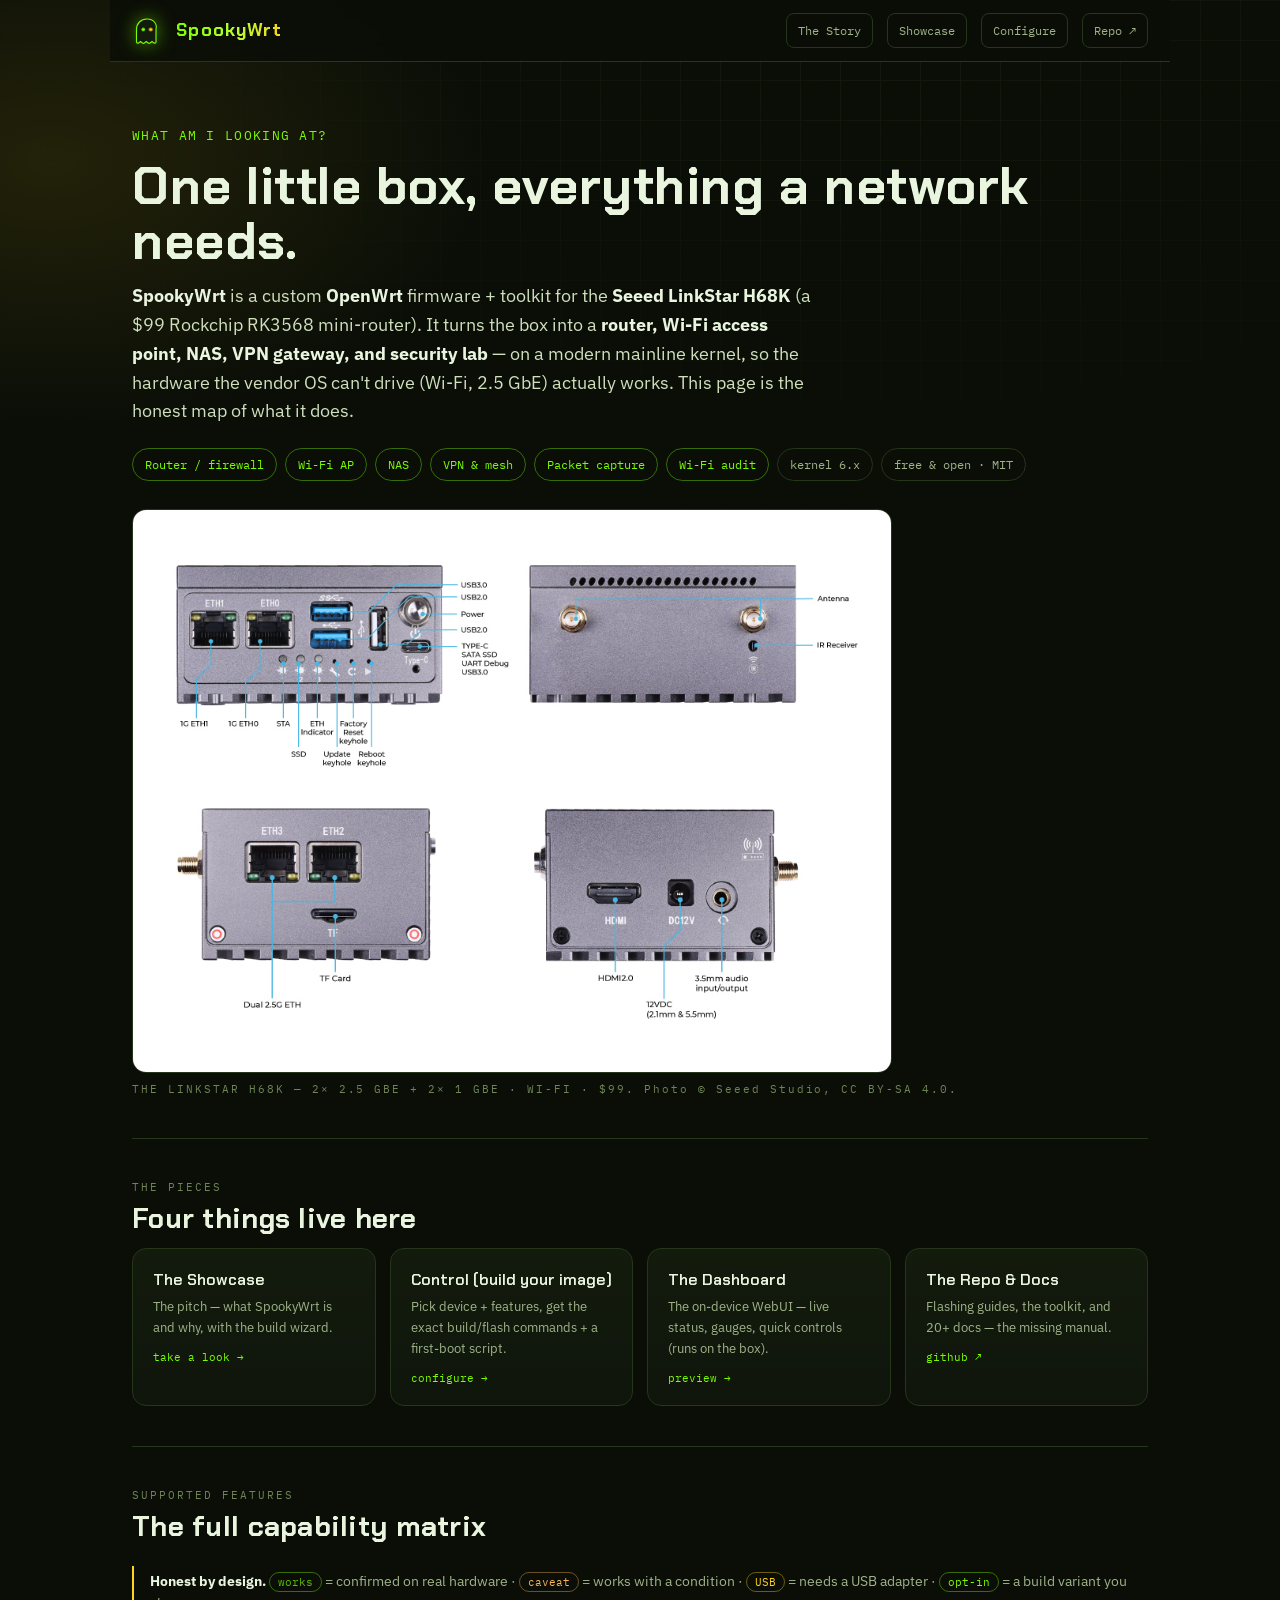
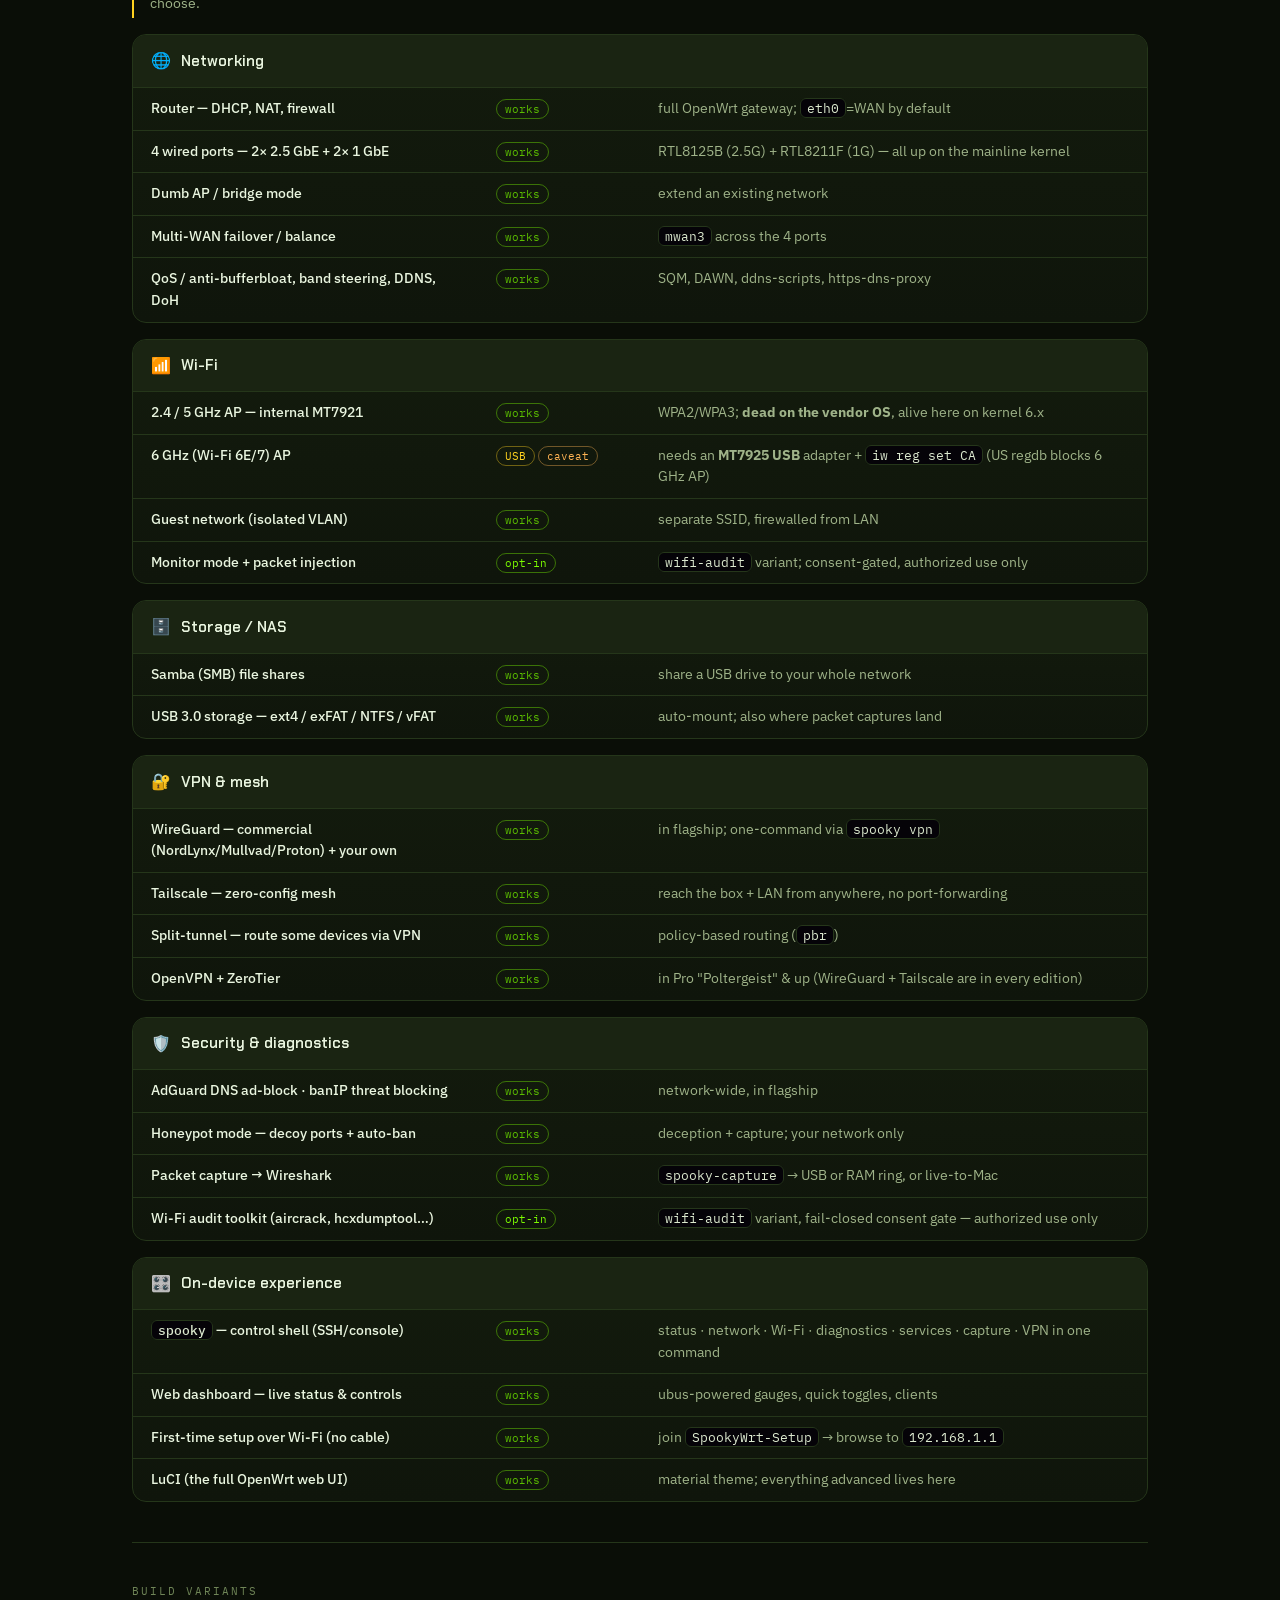
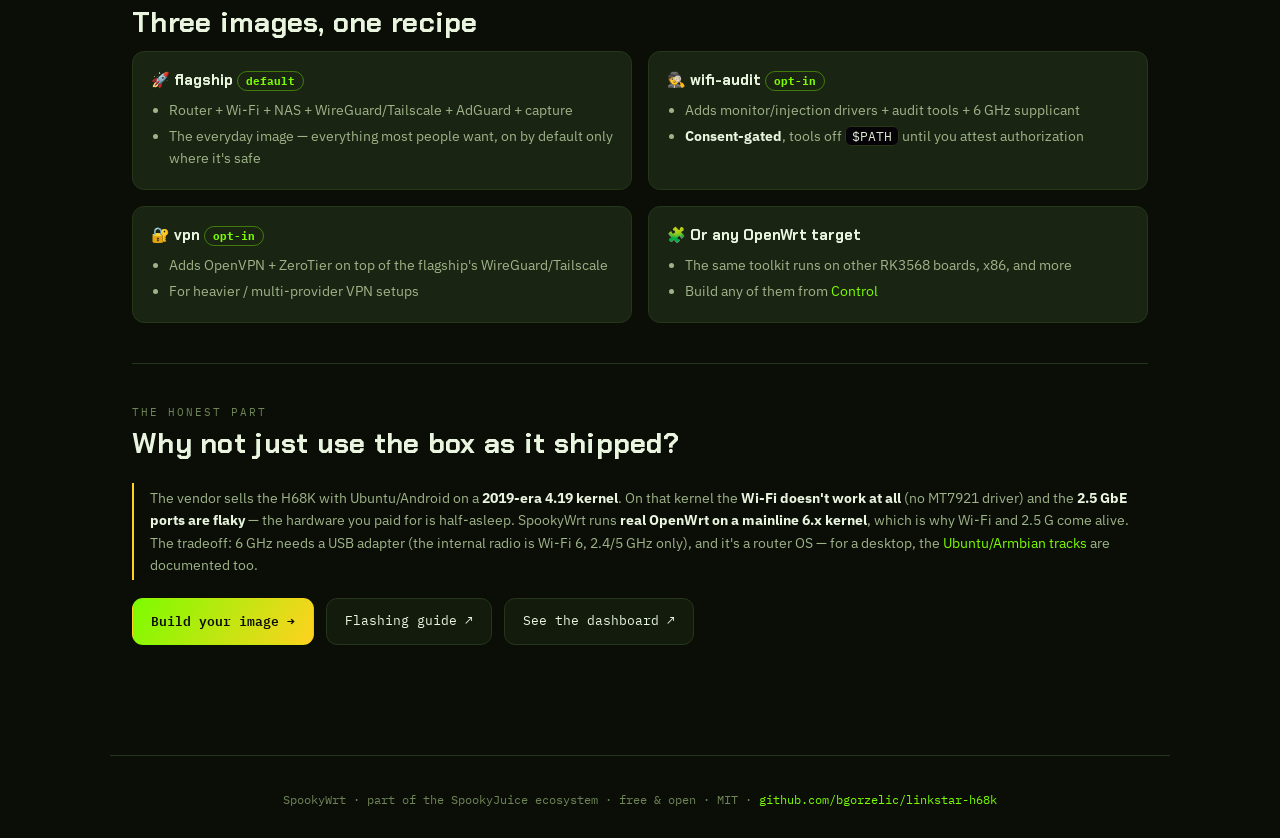
<file: index.html>
<!DOCTYPE html>
<html lang="en">
<head>
  <meta charset="utf-8">
  <meta name="viewport" content="width=device-width, initial-scale=1">
  <meta http-equiv="refresh" content="0; url=./overview/">
  <link rel="canonical" href="./overview/">
  <title>SpookyWrt — LinkStar H68K (RK3568)</title>
</head>
<body style="background:#0a0e07;color:#e9f5df;font-family:-apple-system,Segoe UI,Roboto,sans-serif;text-align:center;padding:20vh 24px">
  Redirecting to the <a href="./overview/" style="color:#7cfc00">SpookyWrt overview</a>…
</body>
</html>
</file>
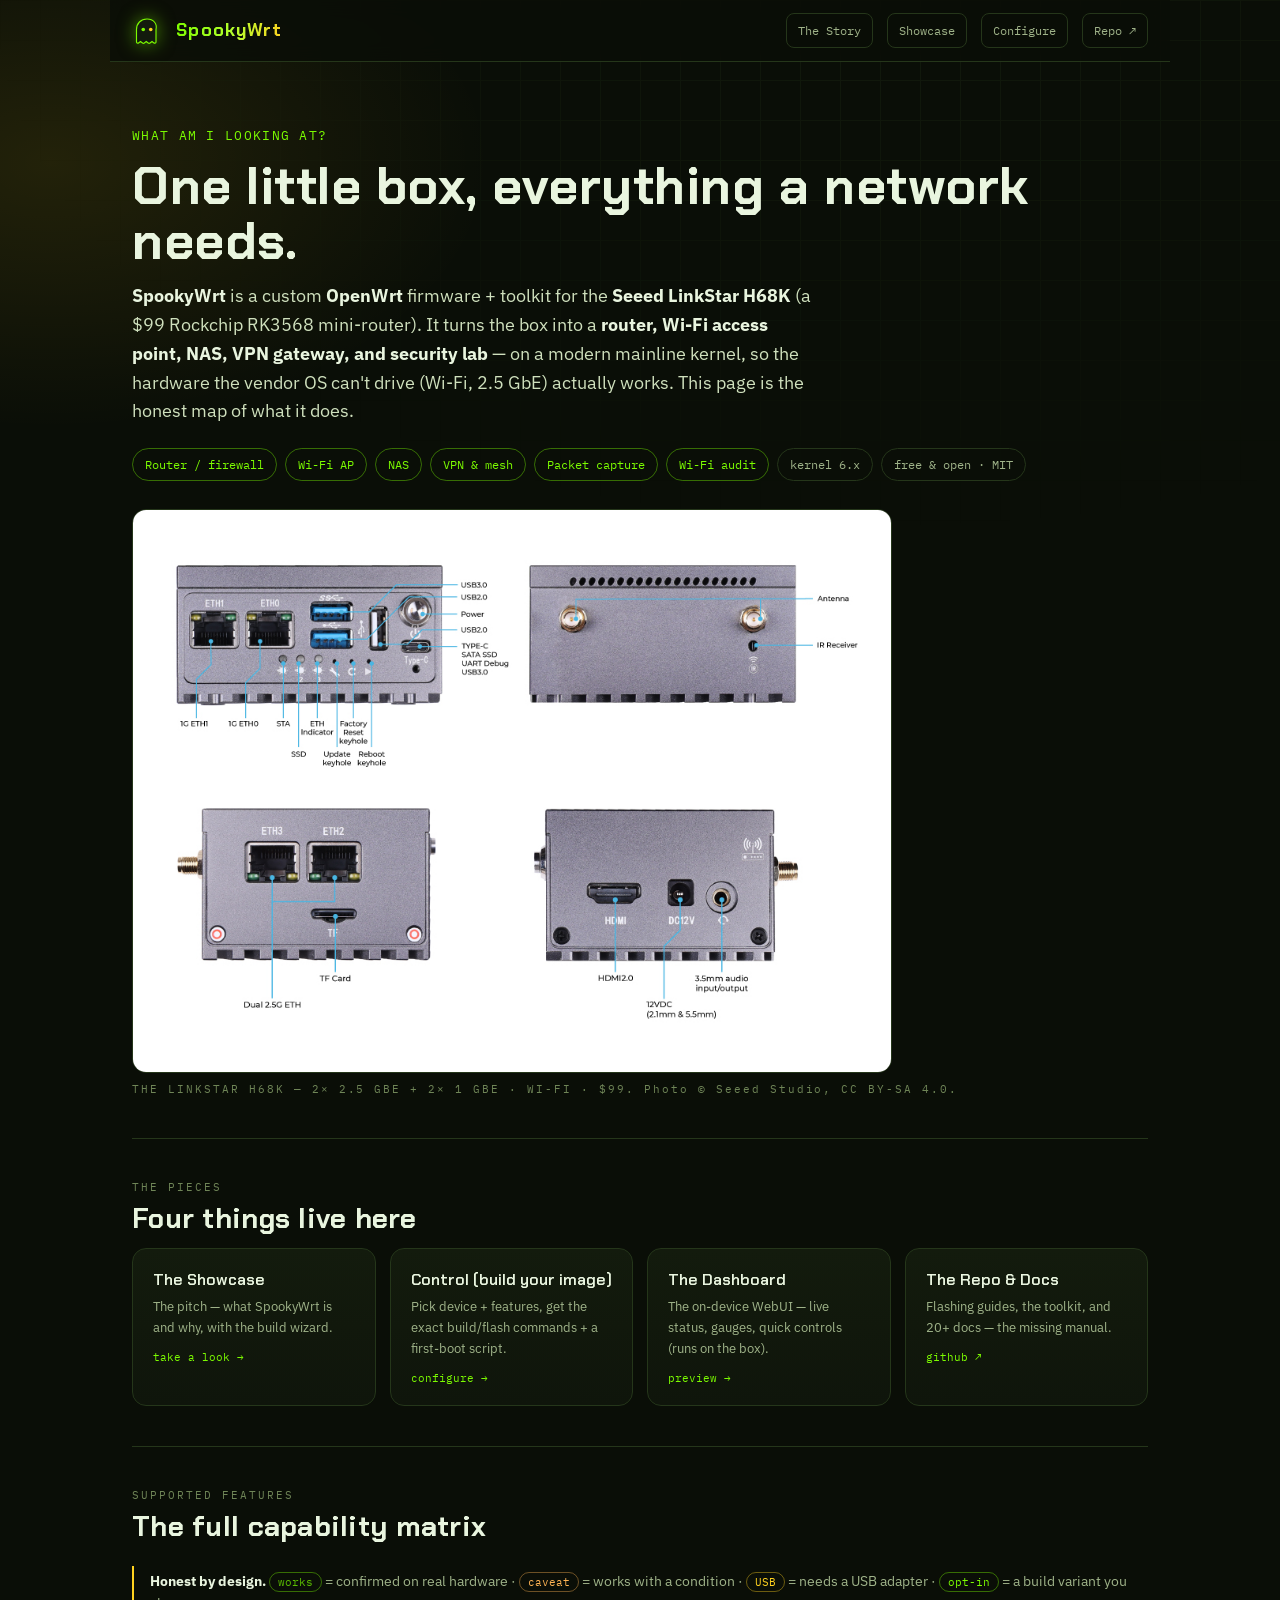
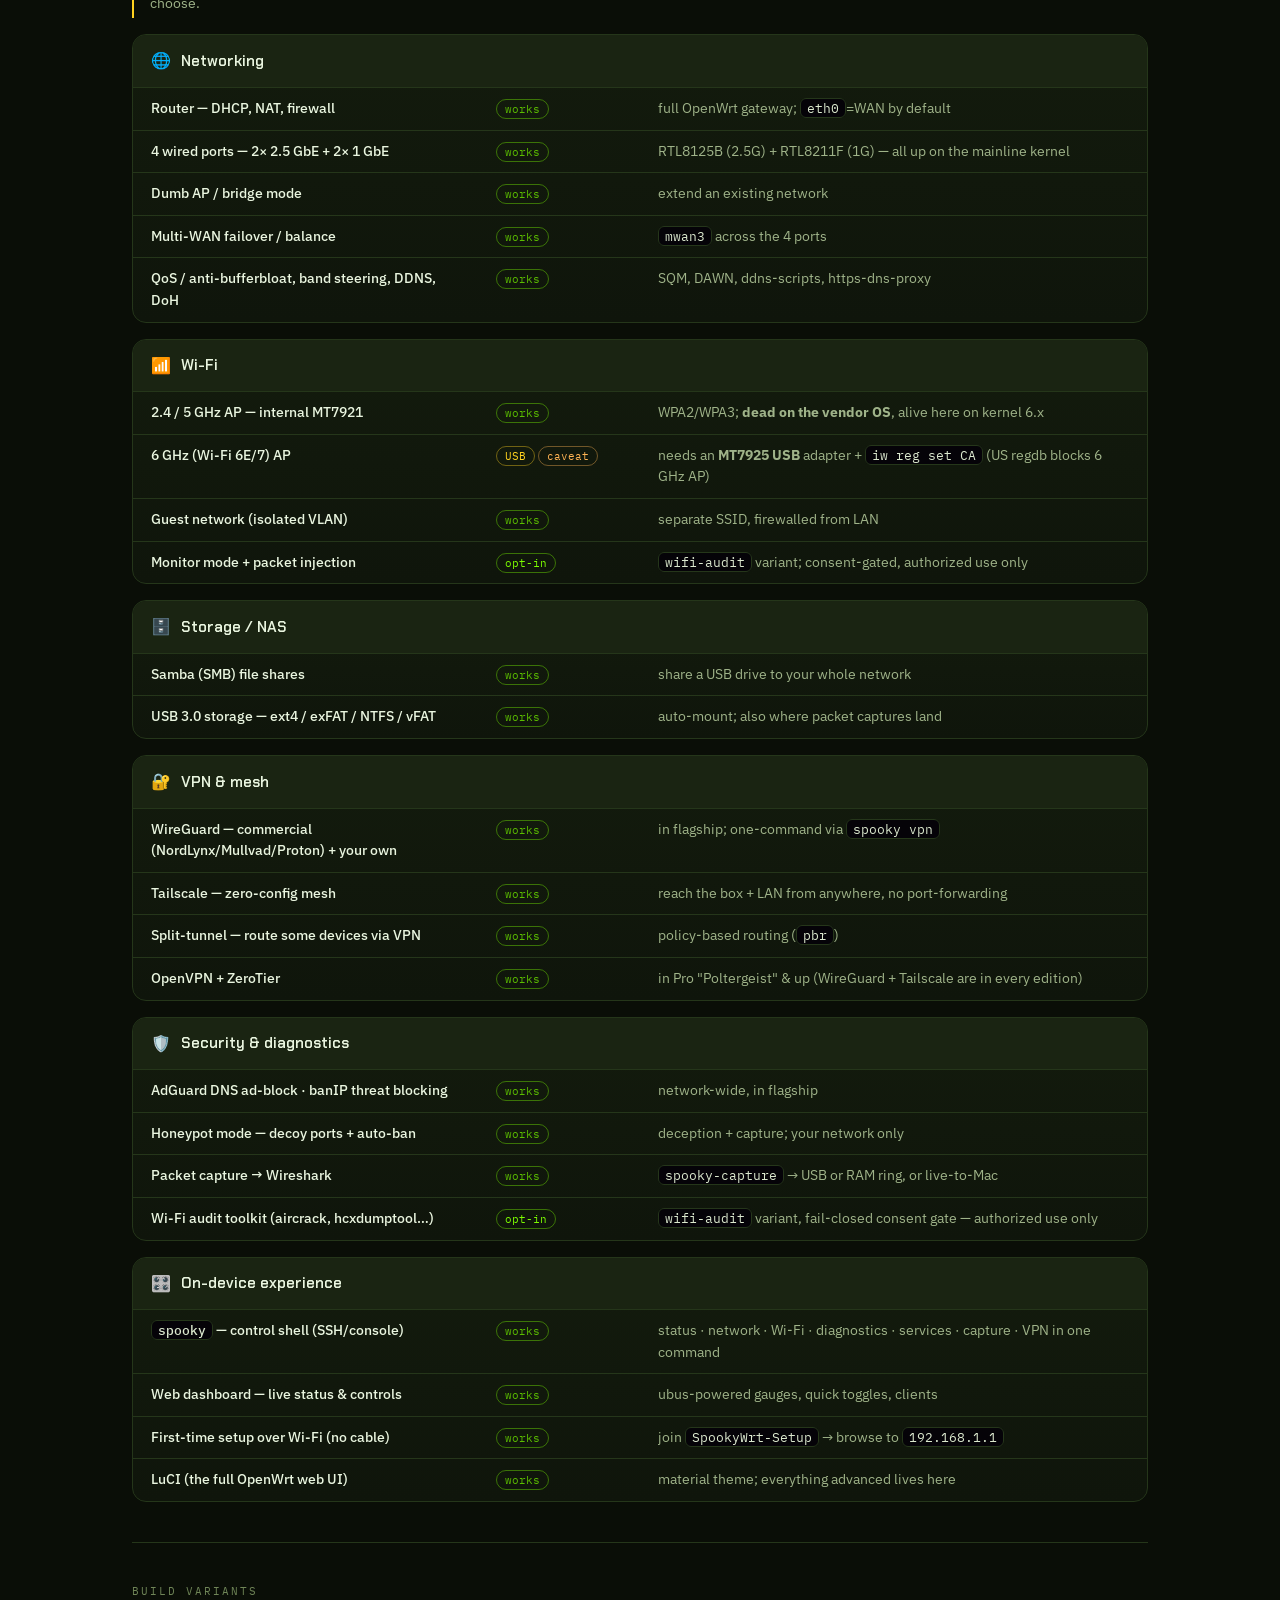
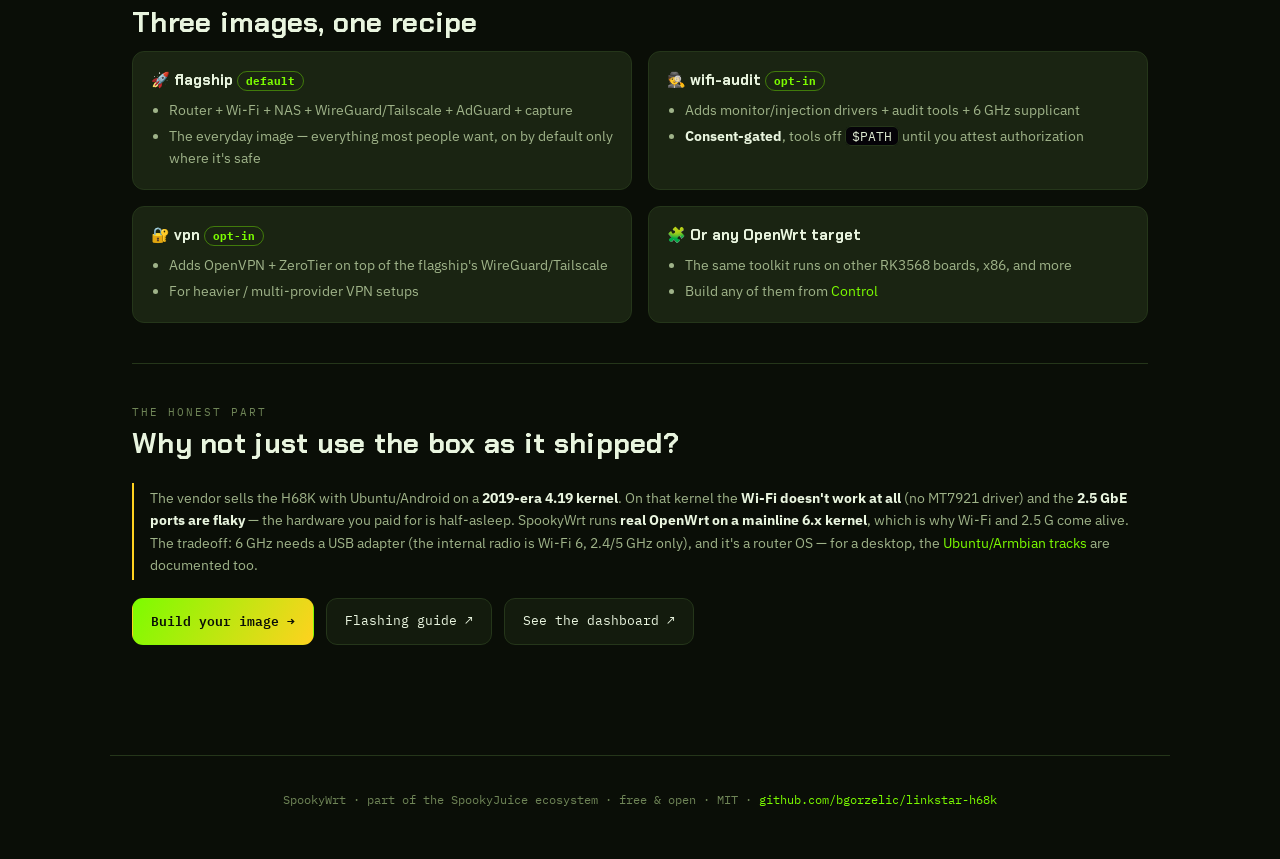
<file: overview/index.html>
<!DOCTYPE html>
<html lang="en">
<head>
<meta charset="utf-8">
<meta name="viewport" content="width=device-width, initial-scale=1">
<meta name="description" content="SpookyWrt — a custom OpenWrt firmware + toolkit for the LinkStar H68K (RK3568). Router, Wi-Fi AP, NAS, VPN gateway, and security lab in one image. What it is, what it supports, and its honest limits.">
<meta property="og:title" content="SpookyWrt — what is it & what does it support?">
<meta property="og:description" content="Custom OpenWrt for the LinkStar H68K: router · Wi-Fi · NAS · VPN/mesh · capture · audit. The full, honest capability matrix.">
<meta name="theme-color" content="#0a0e07">
<title>SpookyWrt — what am I looking at?</title>
<link rel="preconnect" href="https://fonts.googleapis.com">
<link rel="preconnect" href="https://fonts.gstatic.com" crossorigin>
<link href="https://fonts.googleapis.com/css2?family=Chakra+Petch:wght@500;600;700&family=IBM+Plex+Mono:wght@400;500;600&family=IBM+Plex+Sans:wght@400;500;600&display=swap" rel="stylesheet">
<style>
  :root{
    --ink:#0a0e07; --ink2:#0f150b; --panel:#131b0d; --panel2:#1a2412;
    --line:#25361a; --line2:#33471f;
    --spectral:#7cfc00; --violet:#ffd21f; --amber:#ffb454; --rose:#ff4d6d; --good:#5bbd00;
    --text:#e9f5df; --muted:#9fb389; --faint:#6f8557;
    --disp:"Chakra Petch",sans-serif; --mono:"IBM Plex Mono",ui-monospace,Menlo,monospace;
    --sans:"IBM Plex Sans",-apple-system,BlinkMacSystemFont,sans-serif;
  }
  *{box-sizing:border-box} html,body{margin:0}
  body{background:var(--ink); color:var(--text); font-family:var(--sans); font-size:15px; line-height:1.6; overflow-x:hidden;
    background-image:radial-gradient(900px 480px at 88% -8%,rgba(124,252,0,.10),transparent 60%),radial-gradient(760px 460px at 4% 4%,rgba(255,210,31,.10),transparent 58%);}
  body::before{content:"";position:fixed;inset:0;pointer-events:none;z-index:0;opacity:.32;
    background-image:linear-gradient(var(--line) 1px,transparent 1px),linear-gradient(90deg,var(--line) 1px,transparent 1px);
    background-size:40px 40px;mask-image:radial-gradient(1200px 700px at 70% 0%,#000,transparent 76%)}
  a{color:var(--spectral);text-decoration:none} a:hover{text-decoration:underline}
  main{position:relative;z-index:1;max-width:1060px;margin:0 auto;padding:0 22px 70px}
  .k{font-family:var(--mono);font-size:11px;letter-spacing:.18em;text-transform:uppercase;color:var(--faint)}
  h2{font-family:var(--disp);font-weight:700;font-size:clamp(21px,3vw,28px);letter-spacing:.01em;margin:0 0 6px}
  section{padding:40px 0;border-top:1px solid var(--line)}

  /* top bar */
  .bar{position:sticky;top:0;z-index:10;display:flex;align-items:center;gap:14px;padding:13px 22px;max-width:1060px;margin:0 auto;
    background:rgba(10,14,7,.82);backdrop-filter:blur(10px);border-bottom:1px solid var(--line)}
  .ghost{width:30px;height:30px;filter:drop-shadow(0 0 9px rgba(124,252,0,.5))}
  .ghost .eye{animation:blink 6s infinite}@keyframes blink{0%,94%,100%{opacity:1}96%{opacity:.15}}
  .brand{font-family:var(--disp);font-weight:700;font-size:18px;letter-spacing:.07em}
  .brand b{background:linear-gradient(100deg,var(--spectral),#b6ff2e 55%,var(--violet));-webkit-background-clip:text;background-clip:text;color:transparent}
  .bar .sp{flex:1}
  .bar a{font-family:var(--mono);font-size:12px;color:var(--muted);padding:7px 11px;border:1px solid var(--line);border-radius:8px}
  .bar a:hover{border-color:var(--spectral);color:var(--text);text-decoration:none}

  /* hero */
  .hero{padding:64px 0 40px;border-top:0}
  .hero .q{font-family:var(--mono);font-size:13px;letter-spacing:.1em;color:var(--spectral);text-transform:uppercase}
  .hero h1{font-family:var(--disp);font-weight:700;font-size:clamp(30px,6vw,52px);line-height:1.05;margin:12px 0 14px;letter-spacing:.01em}
  .hero p{font-size:18px;color:#cfe0bd;max-width:680px;margin:0}
  .hero p b{color:var(--text)}
  .chips{display:flex;flex-wrap:wrap;gap:8px;margin-top:22px}
  .chip{font-family:var(--mono);font-size:12px;color:var(--muted);border:1px solid var(--line);border-radius:20px;padding:6px 12px}
  .chip.on{color:var(--spectral);border-color:rgba(124,252,0,.4)}

  /* nav cards */
  .cards{display:grid;grid-template-columns:repeat(auto-fit,minmax(230px,1fr));gap:14px}
  .card{display:block;background:linear-gradient(180deg,var(--panel),var(--ink2));border:1px solid var(--line);border-radius:14px;padding:18px 20px;transition:.16s}
  .card:hover{border-color:var(--violet);transform:translateY(-2px);text-decoration:none;box-shadow:0 0 22px rgba(255,210,31,.18)}
  .card .t{font-family:var(--disp);font-weight:600;font-size:16px;color:var(--text)}
  .card .d{font-size:13px;color:var(--muted);margin-top:5px}
  .card .go{font-family:var(--mono);font-size:11px;color:var(--spectral);margin-top:10px}

  /* capability matrix */
  .cap{background:linear-gradient(180deg,var(--panel),var(--ink2));border:1px solid var(--line);border-radius:14px;overflow:hidden;margin-top:16px}
  .cap .ch{display:flex;align-items:center;gap:10px;padding:13px 18px;border-bottom:1px solid var(--line);background:var(--panel2)}
  .cap .ch .ic{font-size:16px}
  .cap .ch .t{font-family:var(--disp);font-weight:600;font-size:15px}
  table{width:100%;border-collapse:collapse;font-size:13.5px}
  td{padding:10px 18px;border-bottom:1px solid var(--line);vertical-align:top}
  tr:last-child td{border-bottom:0}
  td.f{width:34%;color:var(--text);font-weight:500}
  td.s{width:16%;white-space:nowrap}
  td.n{color:var(--muted)}
  .b{font-family:var(--mono);font-size:10.5px;padding:2px 8px;border-radius:20px;border:1px solid var(--line);white-space:nowrap}
  .b.ok{color:var(--good);border-color:rgba(124,252,0,.4)}
  .b.warn{color:var(--amber);border-color:rgba(255,180,84,.4)}
  .b.usb{color:var(--violet);border-color:rgba(255,210,31,.4)}
  .b.optin{color:var(--spectral);border-color:rgba(124,252,0,.4)}

  .note{border-left:2px solid var(--violet);padding:4px 0 4px 16px;margin:16px 0;color:var(--muted);font-size:14px}
  .note b{color:var(--text)}
  .grid2{display:grid;grid-template-columns:1fr 1fr;gap:16px}
  .box{background:var(--panel2);border:1px solid var(--line);border-radius:12px;padding:16px 18px}
  .box h3{font-family:var(--disp);font-size:15px;margin:0 0 8px}
  .box ul{margin:0;padding-left:18px} .box li{margin:4px 0;font-size:13.5px;color:var(--muted)}
  .box li b{color:var(--text)}
  code{font-family:var(--mono);font-size:12.5px;background:#050308;border:1px solid var(--line);border-radius:6px;padding:1px 6px;color:#dce9cf}
  .cta{display:flex;flex-wrap:wrap;gap:12px;margin-top:18px}
  .cta a{font-family:var(--mono);font-size:13px;padding:12px 18px;border-radius:11px;border:1px solid transparent}
  .cta a.p{background:linear-gradient(120deg,var(--spectral),var(--violet));color:var(--ink);font-weight:600}
  .cta a.g{background:var(--panel);border-color:var(--line);color:var(--text)}
  .cta a:hover{text-decoration:none;filter:brightness(1.08)}
  footer{position:relative;z-index:1;text-align:center;color:var(--faint);font-family:var(--mono);font-size:12px;padding:34px 22px 50px;border-top:1px solid var(--line);max-width:1060px;margin:0 auto}
  @media (max-width:720px){ .grid2{grid-template-columns:1fr} td.f{width:auto} }
  @media (prefers-reduced-motion:reduce){ .ghost .eye{animation:none} *{transition:none!important} }
</style>
</head>
<body>

<div class="bar">
  <svg class="ghost" viewBox="0 0 40 40" fill="none" aria-hidden="true">
    <path d="M20 4C11.7 4 6 10 6 18v16.5c0 1.4 1.6 2.2 2.7 1.4l2.6-1.9 2.7 2a2 2 0 0 0 2.4 0l2.6-2 2.6 2a2 2 0 0 0 2.4 0l2.7-2 2.6 1.9c1.1.8 2.7 0 2.7-1.4V18C34 10 28.3 4 20 4Z" fill="#131b0d" stroke="#7cfc00" stroke-width="1.5"/>
    <circle class="eye" cx="15" cy="18" r="2.4" fill="#7cfc00"/><circle class="eye" cx="25" cy="18" r="2.4" fill="#ffd21f"/>
  </svg>
  <div class="brand"><b>SpookyWrt</b></div>
  <span class="sp"></span>
  <a href="../story/">The Story</a>
  <a href="../showcase/">Showcase</a>
  <a href="../webui/">Configure</a>
  <a href="https://github.com/bgorzelic/linkstar-h68k" target="_blank" rel="noopener">Repo ↗</a>
</div>

<main>
  <header class="hero">
    <div class="q">What am I looking at?</div>
    <h1>One little box, everything a network needs.</h1>
    <p><b>SpookyWrt</b> is a custom <b>OpenWrt</b> firmware + toolkit for the <b>Seeed LinkStar H68K</b>
    (a $99 Rockchip RK3568 mini-router). It turns the box into a <b>router, Wi-Fi access point, NAS,
    VPN gateway, and security lab</b> — on a modern mainline kernel, so the hardware the vendor OS
    can't drive (Wi-Fi, 2.5 GbE) actually works. This page is the honest map of what it does.</p>
    <div class="chips">
      <span class="chip on">Router / firewall</span><span class="chip on">Wi-Fi AP</span>
      <span class="chip on">NAS</span><span class="chip on">VPN &amp; mesh</span>
      <span class="chip on">Packet capture</span><span class="chip on">Wi-Fi audit</span>
      <span class="chip">kernel 6.x</span><span class="chip">free &amp; open · MIT</span>
    </div>
    <figure style="margin:28px 0 0">
      <img src="../assets/photos/h68k-hardware-overview.jpg" alt="The LinkStar H68K — a palm-sized RK3568 mini-router with four Ethernet ports"
        style="width:100%;max-width:760px;border-radius:14px;border:1px solid var(--line);display:block">
      <figcaption class="k" style="margin-top:8px">The LinkStar H68K — 2× 2.5 GbE + 2× 1 GbE · Wi-Fi · $99. <span style="text-transform:none">Photo © Seeed Studio, CC BY-SA 4.0.</span></figcaption>
    </figure>
  </header>

  <section>
    <div class="k">the pieces</div>
    <h2>Four things live here</h2>
    <div class="cards">
      <a class="card" href="../showcase/"><div class="t">The Showcase</div><div class="d">The pitch — what SpookyWrt is and why, with the build wizard.</div><div class="go">take a look →</div></a>
      <a class="card" href="../webui/"><div class="t">Control (build your image)</div><div class="d">Pick device + features, get the exact build/flash commands + a first-boot script.</div><div class="go">configure →</div></a>
      <a class="card" href="../spookywrt/webui/"><div class="t">The Dashboard</div><div class="d">The on-device WebUI — live status, gauges, quick controls (runs on the box).</div><div class="go">preview →</div></a>
      <a class="card" href="https://github.com/bgorzelic/linkstar-h68k" target="_blank" rel="noopener"><div class="t">The Repo &amp; Docs</div><div class="d">Flashing guides, the toolkit, and 20+ docs — the missing manual.</div><div class="go">github ↗</div></a>
    </div>
  </section>

  <section>
    <div class="k">supported features</div>
    <h2>The full capability matrix</h2>
    <p class="note"><b>Honest by design.</b> <span class="b ok">works</span> = confirmed on real hardware ·
    <span class="b warn">caveat</span> = works with a condition · <span class="b usb">USB</span> = needs a USB adapter ·
    <span class="b optin">opt-in</span> = a build variant you choose.</p>

    <div class="cap">
      <div class="ch"><span class="ic">🌐</span><span class="t">Networking</span></div>
      <table>
        <tr><td class="f">Router — DHCP, NAT, firewall</td><td class="s"><span class="b ok">works</span></td><td class="n">full OpenWrt gateway; <code>eth0</code>=WAN by default</td></tr>
        <tr><td class="f">4 wired ports — 2× 2.5 GbE + 2× 1 GbE</td><td class="s"><span class="b ok">works</span></td><td class="n">RTL8125B (2.5G) + RTL8211F (1G) — all up on the mainline kernel</td></tr>
        <tr><td class="f">Dumb AP / bridge mode</td><td class="s"><span class="b ok">works</span></td><td class="n">extend an existing network</td></tr>
        <tr><td class="f">Multi-WAN failover / balance</td><td class="s"><span class="b ok">works</span></td><td class="n"><code>mwan3</code> across the 4 ports</td></tr>
        <tr><td class="f">QoS / anti-bufferbloat, band steering, DDNS, DoH</td><td class="s"><span class="b ok">works</span></td><td class="n">SQM, DAWN, ddns-scripts, https-dns-proxy</td></tr>
      </table>
    </div>

    <div class="cap">
      <div class="ch"><span class="ic">📶</span><span class="t">Wi-Fi</span></div>
      <table>
        <tr><td class="f">2.4 / 5 GHz AP — internal MT7921</td><td class="s"><span class="b ok">works</span></td><td class="n">WPA2/WPA3; <b>dead on the vendor OS</b>, alive here on kernel 6.x</td></tr>
        <tr><td class="f">6 GHz (Wi-Fi 6E/7) AP</td><td class="s"><span class="b usb">USB</span> <span class="b warn">caveat</span></td><td class="n">needs an <b>MT7925 USB</b> adapter + <code>iw reg set CA</code> (US regdb blocks 6 GHz AP)</td></tr>
        <tr><td class="f">Guest network (isolated VLAN)</td><td class="s"><span class="b ok">works</span></td><td class="n">separate SSID, firewalled from LAN</td></tr>
        <tr><td class="f">Monitor mode + packet injection</td><td class="s"><span class="b optin">opt-in</span></td><td class="n"><code>wifi-audit</code> variant; consent-gated, authorized use only</td></tr>
      </table>
    </div>

    <div class="cap">
      <div class="ch"><span class="ic">🗄️</span><span class="t">Storage / NAS</span></div>
      <table>
        <tr><td class="f">Samba (SMB) file shares</td><td class="s"><span class="b ok">works</span></td><td class="n">share a USB drive to your whole network</td></tr>
        <tr><td class="f">USB 3.0 storage — ext4 / exFAT / NTFS / vFAT</td><td class="s"><span class="b ok">works</span></td><td class="n">auto-mount; also where packet captures land</td></tr>
      </table>
    </div>

    <div class="cap">
      <div class="ch"><span class="ic">🔐</span><span class="t">VPN &amp; mesh</span></div>
      <table>
        <tr><td class="f">WireGuard — commercial (NordLynx/Mullvad/Proton) + your own</td><td class="s"><span class="b ok">works</span></td><td class="n">in flagship; one-command via <code>spooky vpn</code></td></tr>
        <tr><td class="f">Tailscale — zero-config mesh</td><td class="s"><span class="b ok">works</span></td><td class="n">reach the box + LAN from anywhere, no port-forwarding</td></tr>
        <tr><td class="f">Split-tunnel — route some devices via VPN</td><td class="s"><span class="b ok">works</span></td><td class="n">policy-based routing (<code>pbr</code>)</td></tr>
        <tr><td class="f">OpenVPN + ZeroTier</td><td class="s"><span class="b ok">works</span></td><td class="n">in Pro "Poltergeist" &amp; up (WireGuard + Tailscale are in every edition)</td></tr>
      </table>
    </div>

    <div class="cap">
      <div class="ch"><span class="ic">🛡️</span><span class="t">Security &amp; diagnostics</span></div>
      <table>
        <tr><td class="f">AdGuard DNS ad-block · banIP threat blocking</td><td class="s"><span class="b ok">works</span></td><td class="n">network-wide, in flagship</td></tr>
        <tr><td class="f">Honeypot mode — decoy ports + auto-ban</td><td class="s"><span class="b ok">works</span></td><td class="n">deception + capture; your network only</td></tr>
        <tr><td class="f">Packet capture → Wireshark</td><td class="s"><span class="b ok">works</span></td><td class="n"><code>spooky-capture</code> → USB or RAM ring, or live-to-Mac</td></tr>
        <tr><td class="f">Wi-Fi audit toolkit (aircrack, hcxdumptool…)</td><td class="s"><span class="b optin">opt-in</span></td><td class="n"><code>wifi-audit</code> variant, fail-closed consent gate — authorized use only</td></tr>
      </table>
    </div>

    <div class="cap">
      <div class="ch"><span class="ic">🎛️</span><span class="t">On-device experience</span></div>
      <table>
        <tr><td class="f"><code>spooky</code> — control shell (SSH/console)</td><td class="s"><span class="b ok">works</span></td><td class="n">status · network · Wi-Fi · diagnostics · services · capture · VPN in one command</td></tr>
        <tr><td class="f">Web dashboard — live status &amp; controls</td><td class="s"><span class="b ok">works</span></td><td class="n">ubus-powered gauges, quick toggles, clients</td></tr>
        <tr><td class="f">First-time setup over Wi-Fi (no cable)</td><td class="s"><span class="b ok">works</span></td><td class="n">join <code>SpookyWrt-Setup</code> → browse to <code>192.168.1.1</code></td></tr>
        <tr><td class="f">LuCI (the full OpenWrt web UI)</td><td class="s"><span class="b ok">works</span></td><td class="n">material theme; everything advanced lives here</td></tr>
      </table>
    </div>
  </section>

  <section>
    <div class="k">build variants</div>
    <h2>Three images, one recipe</h2>
    <div class="grid2">
      <div class="box"><h3>🚀 flagship <span class="b optin">default</span></h3><ul>
        <li>Router + Wi-Fi + NAS + WireGuard/Tailscale + AdGuard + capture</li>
        <li>The everyday image — everything most people want, on by default only where it's safe</li></ul></div>
      <div class="box"><h3>🕵️ wifi-audit <span class="b optin">opt-in</span></h3><ul>
        <li>Adds monitor/injection drivers + audit tools + 6 GHz supplicant</li>
        <li><b>Consent-gated</b>, tools off <code>$PATH</code> until you attest authorization</li></ul></div>
      <div class="box"><h3>🔐 vpn <span class="b optin">opt-in</span></h3><ul>
        <li>Adds OpenVPN + ZeroTier on top of the flagship's WireGuard/Tailscale</li>
        <li>For heavier / multi-provider VPN setups</li></ul></div>
      <div class="box"><h3>🧩 Or any OpenWrt target</h3><ul>
        <li>The same toolkit runs on other RK3568 boards, x86, and more</li>
        <li>Build any of them from <a href="../webui/">Control</a></li></ul></div>
    </div>
  </section>

  <section>
    <div class="k">the honest part</div>
    <h2>Why not just use the box as it shipped?</h2>
    <p class="note">The vendor sells the H68K with Ubuntu/Android on a <b>2019-era 4.19 kernel</b>. On that
    kernel the <b>Wi-Fi doesn't work at all</b> (no MT7921 driver) and the <b>2.5 GbE ports are flaky</b> —
    the hardware you paid for is half-asleep. SpookyWrt runs <b>real OpenWrt on a mainline 6.x kernel</b>,
    which is why Wi-Fi and 2.5 G come alive. The tradeoff: 6 GHz needs a USB adapter (the internal radio
    is Wi-Fi 6, 2.4/5 GHz only), and it's a router OS — for a desktop, the
    <a href="https://github.com/bgorzelic/linkstar-h68k/blob/main/docs/alternative-os.md" target="_blank" rel="noopener">Ubuntu/Armbian tracks</a> are documented too.</p>
    <div class="cta">
      <a class="p" href="../webui/">Build your image →</a>
      <a class="g" href="https://github.com/bgorzelic/linkstar-h68k/blob/main/docs/flash-ubuntu-sd-from-mac.md" target="_blank" rel="noopener">Flashing guide ↗</a>
      <a class="g" href="../spookywrt/webui/">See the dashboard ↗</a>
    </div>
  </section>
</main>

<footer>SpookyWrt · part of the SpookyJuice ecosystem · free &amp; open · MIT ·
  <a href="https://github.com/bgorzelic/linkstar-h68k" target="_blank" rel="noopener">github.com/bgorzelic/linkstar-h68k</a></footer>
</body>
</html>
</file>
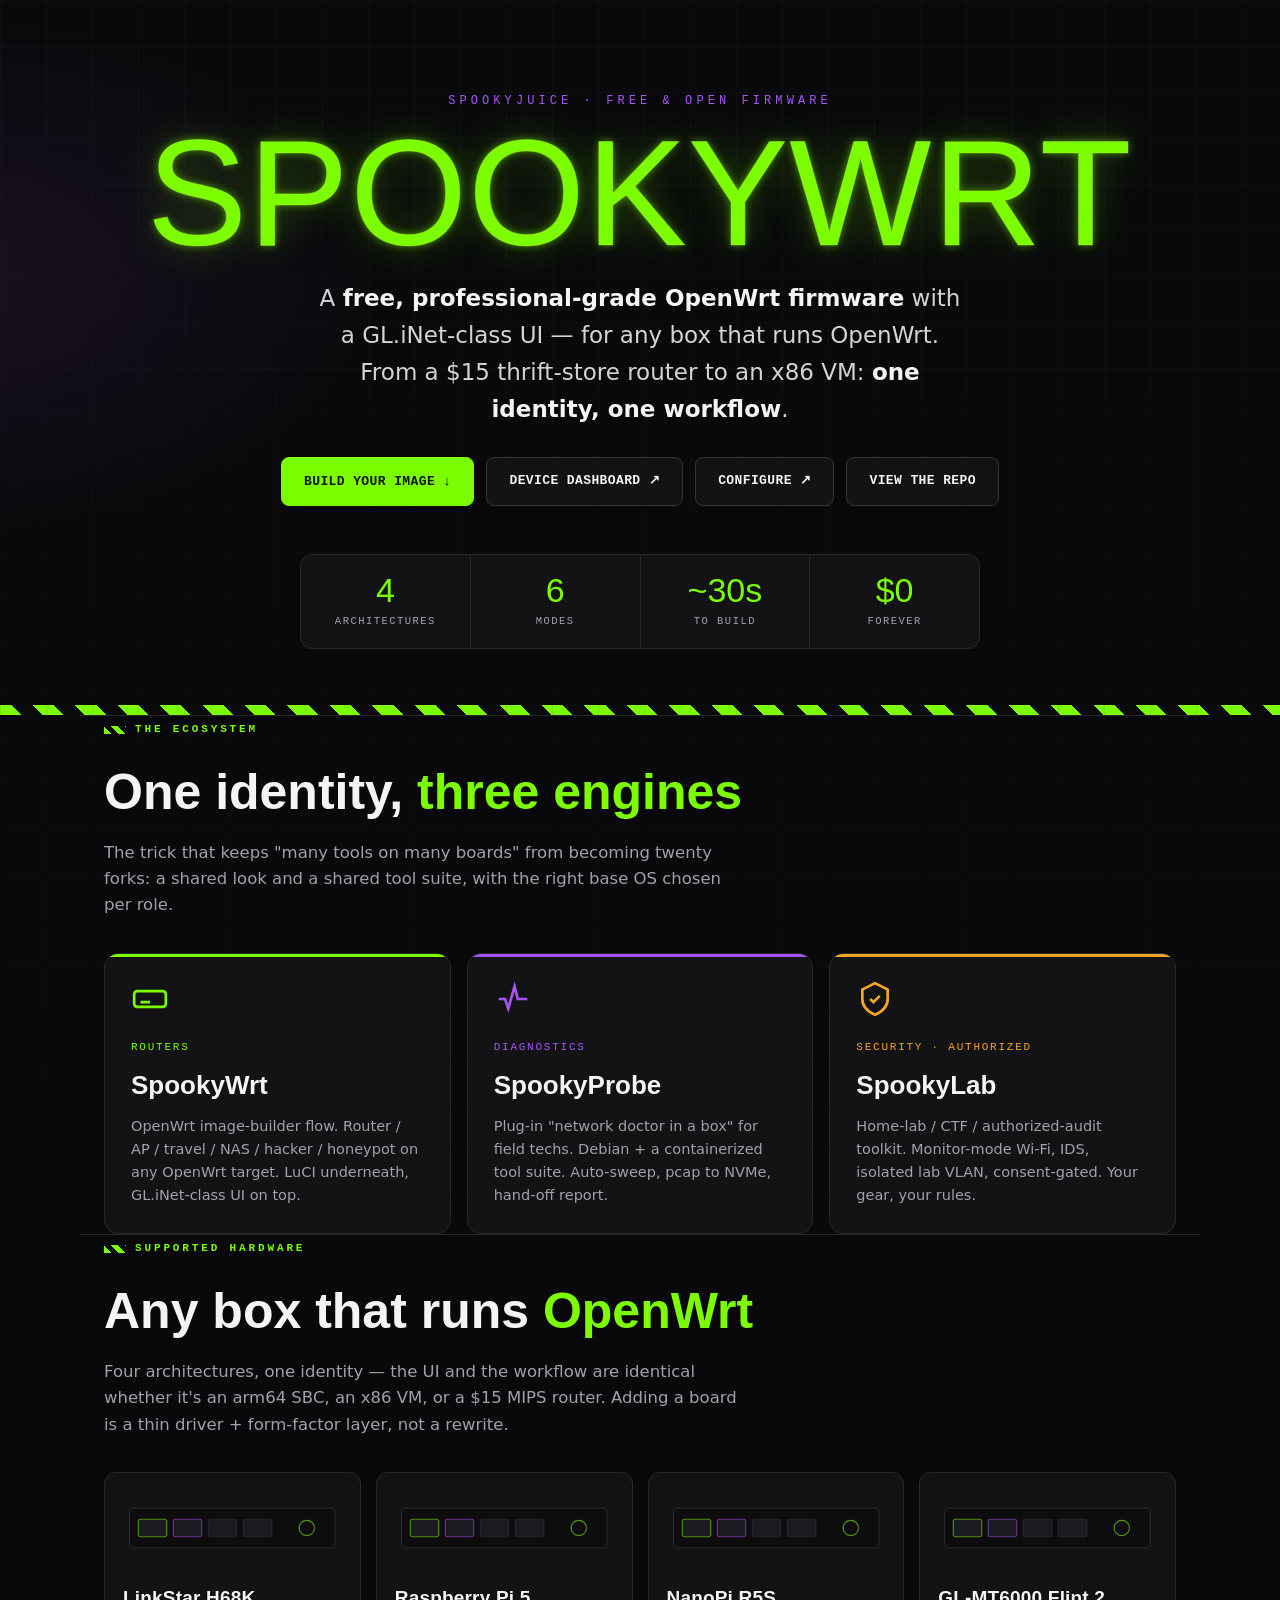
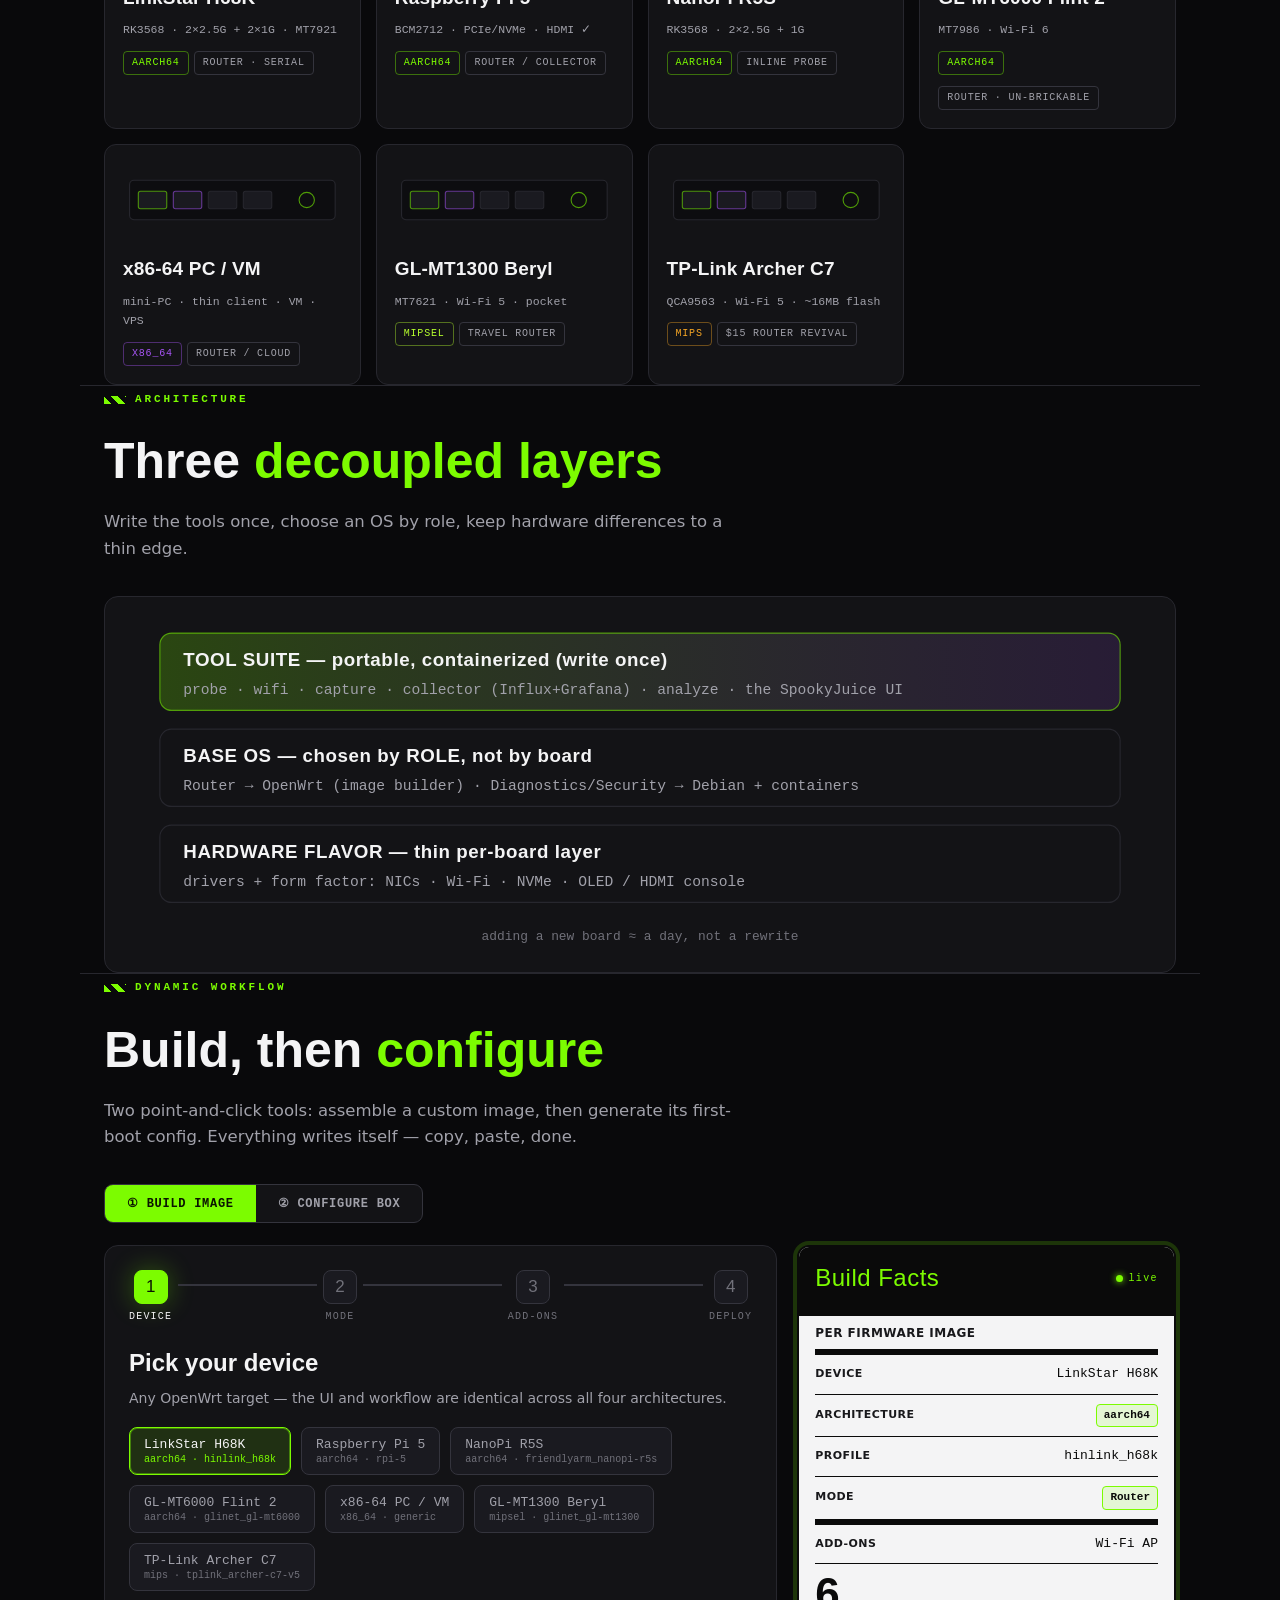
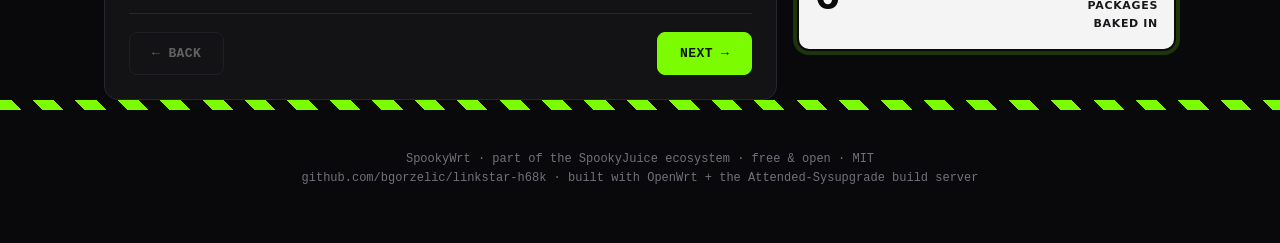
<file: showcase/index.html>
<!DOCTYPE html>
<html lang="en">
<head>
<meta charset="utf-8">
<meta name="viewport" content="width=device-width, initial-scale=1">
<meta name="description" content="SpookyWrt — a free, cutting-edge OpenWrt firmware with a GL.iNet-class UI for any box that runs OpenWrt. Build your image, configure, and manage.">
<meta property="og:title" content="SpookyWrt — LinkStar H68K">
<meta property="og:description" content="One identity, many engines. Flash any OpenWrt box your way.">
<title>SpookyWrt — LinkStar H68K (RK3568)</title>
</head>
<body>
<style>
  :root{
    color-scheme: dark;
    /* SpookyJuice Gen-2 — energy-drink palette (committed dark) */
    --ink:#09090b; --ink2:#0d0d10; --surf:#131316; --surf2:#1a1a20; --line:#27272e; --line2:#34343d;
    --slime:#7cfc00; --slime-deep:#4d9e00; --toxic:#b6ff2e; --violet:#a855f7; --violet-deep:#7c3aed;
    --fg:#f4f4f5; --muted:#a1a1aa; --faint:#71717a;
    --warn:#f5a524; --bad:#ff5c5c;
    --glow:0 0 26px rgba(124,252,0,.30);
    --disp:'Anton','Haettenschweiler',Impact,'Arial Narrow',sans-serif;
    --sans:-apple-system,BlinkMacSystemFont,'Segoe UI',Roboto,system-ui,sans-serif;
    --mono:ui-monospace,'SF Mono','JetBrains Mono',Menlo,monospace;
  }
  *{box-sizing:border-box}
  body{margin:0}
  .wrap{background:var(--ink); color:var(--fg); font-family:var(--sans); line-height:1.6; font-size:16px;
    overflow-x:hidden; position:relative;
    background-image:
      radial-gradient(1100px 560px at 82% -12%, rgba(124,252,0,.11), transparent 58%),
      radial-gradient(820px 480px at -5% 8%, rgba(168,85,247,.10), transparent 55%);}
  .grid-bg{position:absolute; inset:0; pointer-events:none; opacity:.42;
    background-image:linear-gradient(var(--line) 1px,transparent 1px),linear-gradient(90deg,var(--line) 1px,transparent 1px);
    background-size:46px 46px; mask-image:linear-gradient(180deg,rgba(0,0,0,.55),transparent 42%);}
  .shell{max-width:1120px; margin:0 auto; padding:0 24px; position:relative; z-index:1}
  a{color:var(--slime); text-decoration:none}
  .hazard{height:10px; background:repeating-linear-gradient(45deg,var(--slime) 0 15px,#0a0a0a 15px 30px)}
  .eyebrow{display:inline-flex; align-items:center; gap:9px; font-family:var(--mono); font-size:11px;
    letter-spacing:.26em; text-transform:uppercase; color:var(--slime); font-weight:700}
  .eyebrow::before{content:""; width:22px; height:8px; background:repeating-linear-gradient(45deg,var(--slime) 0 5px,transparent 5px 10px)}
  h1,h2,h3{margin:0}
  .disp{font-family:var(--disp); font-weight:400; text-transform:uppercase; letter-spacing:.015em; line-height:.94}
  section{padding:78px 0; border-top:1px solid var(--line)}
  .muted{color:var(--muted)}

  /* hero */
  .hero{padding:92px 0 0; text-align:center; position:relative}
  .wordmark{font-family:var(--disp); text-transform:uppercase; font-size:clamp(58px,13vw,150px); line-height:.86;
    letter-spacing:.01em; color:var(--slime);
    text-shadow:0 0 8px rgba(124,252,0,.55), 0 0 40px rgba(124,252,0,.30);
    -webkit-text-stroke:1px rgba(182,255,46,.35)}
  .kicker{font-family:var(--mono); font-size:12px; letter-spacing:.34em; text-transform:uppercase; color:var(--violet); margin-bottom:18px}
  .tag{font-size:clamp(17px,2.3vw,23px); max-width:660px; margin:22px auto 0; color:#d4d4d8}
  .tag b{color:var(--fg)}
  .cta-row{display:flex; gap:12px; justify-content:center; flex-wrap:wrap; margin-top:30px}
  .btn{font-family:var(--mono); font-size:13px; font-weight:600; letter-spacing:.03em; text-transform:uppercase;
    padding:13px 22px; border-radius:8px; border:1px solid var(--line2); cursor:pointer;
    background:var(--surf); color:var(--fg); transition:.16s}
  .btn:hover{border-color:var(--slime); box-shadow:var(--glow); transform:translateY(-1px)}
  .btn.primary{background:var(--slime); border-color:var(--slime); color:#0a1400; font-weight:800}
  .btn.primary:hover{background:var(--toxic); border-color:var(--toxic)}
  .btn:disabled{opacity:.35; cursor:not-allowed; box-shadow:none; transform:none}
  .btn:focus-visible{outline:2px solid var(--toxic); outline-offset:2px}
  .stats{display:flex; gap:0; justify-content:center; flex-wrap:wrap; margin:48px auto 0; max-width:680px;
    border:1px solid var(--line); border-radius:12px; overflow:hidden; background:var(--surf)}
  .stat{flex:1 1 0; min-width:120px; padding:18px 20px; border-right:1px solid var(--line)}
  .stat:last-child{border-right:0}
  .stat .n{font-family:var(--disp); font-size:34px; color:var(--slime); line-height:1}
  .stat .l{font-family:var(--mono); font-size:10.5px; letter-spacing:.14em; text-transform:uppercase; color:var(--muted); margin-top:6px}
  .hero-hazard{margin-top:56px}

  h2.sec{font-family:var(--disp); font-size:clamp(30px,5vw,50px); margin:10px 0 8px; color:var(--fg)}
  h2.sec em{color:var(--slime); font-style:normal}
  .lede{color:var(--muted); max-width:640px; margin:0 0 34px; font-size:16.5px}

  /* ecosystem */
  .three{display:grid; grid-template-columns:repeat(auto-fit,minmax(240px,1fr)); gap:16px}
  .eco{background:var(--surf); border:1px solid var(--line); border-radius:14px; padding:26px; transition:.16s; position:relative; overflow:hidden}
  .eco::before{content:""; position:absolute; top:0; left:0; right:0; height:3px; background:var(--ec,var(--slime))}
  .eco:hover{transform:translateY(-3px); border-color:var(--line2)}
  .eco .k{font-family:var(--mono); font-size:11px; letter-spacing:.16em; text-transform:uppercase; color:var(--ec,var(--slime))}
  .eco h3{font-family:var(--disp); font-size:26px; margin:8px 0 8px; color:var(--fg)}
  .eco p{margin:0; color:var(--muted); font-size:14.5px}
  .eco .ic{width:38px;height:38px;margin-bottom:14px}

  /* devices */
  .devs{display:grid; grid-template-columns:repeat(auto-fit,minmax(228px,1fr)); gap:15px}
  .dev{background:var(--surf); border:1px solid var(--line); border-radius:12px; padding:18px; position:relative; overflow:hidden}
  .dev svg.glyph{width:100%; height:74px; margin-bottom:10px}
  .dev h3{font-family:var(--disp); font-size:19px; color:var(--fg); letter-spacing:.01em}
  .dev .spec{font-family:var(--mono); font-size:11.5px; color:var(--muted); margin-top:7px; line-height:1.7}
  .tagpill{font-family:var(--mono); font-size:10px; letter-spacing:.08em; text-transform:uppercase;
    padding:3px 8px; border-radius:4px; border:1px solid var(--line2); color:var(--muted); display:inline-block; margin-top:11px}

  /* infographic */
  .info{background:var(--surf); border:1px solid var(--line); border-radius:14px; padding:8px}

  /* builder */
  .builder{display:grid; grid-template-columns:1.28fr .72fr; gap:20px; align-items:start}
  .panel{background:var(--surf); border:1px solid var(--line); border-radius:14px; padding:24px; min-height:440px; display:flex; flex-direction:column}
  .stepper{display:flex; align-items:center; margin-bottom:22px}
  .snode{display:flex; flex-direction:column; align-items:center; gap:7px; flex:0 0 auto; cursor:pointer; background:none; border:0; padding:0}
  .snode .ball{width:34px; height:34px; border-radius:8px; display:grid; place-items:center;
    font-family:var(--disp); font-size:17px; border:1.5px solid var(--line2); background:var(--surf2); color:var(--faint); transition:.2s}
  .snode .sl{font-family:var(--mono); font-size:10px; letter-spacing:.12em; text-transform:uppercase; color:var(--faint); transition:.2s}
  .snode[data-state="active"] .ball{border-color:var(--slime); color:#0a1400; background:var(--slime); box-shadow:var(--glow)}
  .snode[data-state="active"] .sl{color:var(--fg)}
  .snode[data-state="done"] .ball{border-color:var(--slime-deep); color:var(--slime); background:rgba(124,252,0,.08)}
  .snode[data-state="done"] .sl{color:var(--muted)}
  .snode:focus-visible .ball{outline:2px solid var(--toxic); outline-offset:2px}
  .sbar{flex:1 1 auto; height:2px; background:var(--line2); margin:0 6px; position:relative; top:-11px; overflow:hidden}
  .sbar i{display:block; height:100%; width:0; background:var(--slime); transition:width .3s}
  .stage{flex:1 1 auto}
  .stage h3{font-family:var(--disp); font-size:24px; color:var(--fg); margin-bottom:4px}
  .stage .sub{color:var(--muted); font-size:14px; margin-bottom:18px}
  .stage code{font-family:var(--mono); font-size:12px; background:var(--surf2); padding:1px 5px; border-radius:4px; color:var(--toxic)}
  .opts{display:flex; flex-wrap:wrap; gap:10px}
  .chip{font-family:var(--mono); font-size:13px; padding:9px 14px; border-radius:8px; border:1px solid var(--line2);
    background:var(--surf2); color:var(--muted); cursor:pointer; transition:.14s; user-select:none; text-align:left}
  .chip:hover{border-color:var(--slime-deep); color:var(--fg)}
  .chip:focus-visible{outline:2px solid var(--toxic); outline-offset:2px}
  .chip[aria-pressed="true"]{background:rgba(124,252,0,.12); border-color:var(--slime); color:var(--fg); box-shadow:inset 0 0 0 1px rgba(124,252,0,.4)}
  .chip[aria-pressed="true"][data-hot="1"]{background:rgba(245,165,36,.14); border-color:var(--warn); box-shadow:inset 0 0 0 1px rgba(245,165,36,.4)}
  .chip .d{display:block; font-size:10px; color:var(--faint); letter-spacing:0; text-transform:none; margin-top:2px}
  .chip[aria-pressed="true"] .d{color:var(--slime)}
  .chip[aria-pressed="true"][data-hot="1"] .d{color:var(--warn)}
  .callout{border-left:2px solid var(--slime); padding:3px 0 3px 15px; margin-top:20px; color:var(--muted); font-size:13.5px}
  .callout.hot{border-color:var(--warn)}
  .callout.hot.decoy{border-color:var(--bad)}
  .nav{display:flex; justify-content:space-between; gap:12px; margin-top:22px; padding-top:18px; border-top:1px solid var(--line)}

  /* tool tabs (Build | Configure) */
  .tooltabs{display:inline-flex; margin-bottom:22px; border:1px solid var(--line2); border-radius:9px; overflow:hidden; background:var(--surf)}
  .tooltab{font-family:var(--mono); font-size:12px; letter-spacing:.06em; text-transform:uppercase; font-weight:700; padding:11px 22px; background:none; border:0; color:var(--muted); cursor:pointer; transition:.15s}
  .tooltab[aria-selected="true"]{background:var(--slime); color:#0a1400}
  .tooltab:focus-visible{outline:2px solid var(--toxic); outline-offset:-2px}
  /* configure form */
  .cfg{display:grid; grid-template-columns:1.05fr .95fr; gap:20px; align-items:start}
  .cfgform{background:var(--surf); border:1px solid var(--line); border-radius:14px; padding:22px}
  .fgroup{margin-bottom:20px}
  .fgroup:last-child{margin-bottom:0}
  .flab{font-family:var(--mono); font-size:11px; letter-spacing:.14em; text-transform:uppercase; color:var(--slime); margin-bottom:10px; display:flex; align-items:center; gap:9px}
  .flab::before{content:""; width:16px; height:7px; background:repeating-linear-gradient(45deg,var(--slime) 0 4px,transparent 4px 8px)}
  .frow{display:flex; gap:14px; flex-wrap:wrap}
  .fld{display:flex; flex-direction:column; gap:6px; flex:1 1 160px}
  .fld label{font-size:11px; color:var(--muted); font-family:var(--mono)}
  .inp{font-family:var(--mono); font-size:13px; padding:9px 12px; border-radius:8px; border:1px solid var(--line2); background:var(--surf2); color:var(--fg); width:100%}
  .inp:focus{outline:0; border-color:var(--slime); box-shadow:0 0 0 1px var(--slime)}
  select.inp{cursor:pointer}
  .chk{display:flex; align-items:center; gap:8px; font-family:var(--mono); font-size:13px; color:var(--fg); cursor:pointer}
  .chk input{accent-color:var(--slime); width:16px; height:16px}
  .modechips{display:flex; flex-wrap:wrap; gap:8px}
  .mchip{font-family:var(--mono); font-size:12px; padding:7px 12px; border-radius:8px; border:1px solid var(--line2); background:var(--surf2); color:var(--muted); cursor:pointer; transition:.14s}
  .mchip[aria-pressed="true"]{background:rgba(124,252,0,.12); border-color:var(--slime); color:var(--fg)}
  .mchip[aria-pressed="true"][data-hot="1"]{background:rgba(245,165,36,.14); border-color:var(--warn)}

  /* SUPPLEMENT FACTS manifest — energy-drink label */
  .rail{background:#f4f4f5; color:#0a0a0a; border-radius:12px; overflow:hidden; position:sticky; top:16px;
    border:2px solid #0a0a0a; box-shadow:0 0 0 4px rgba(124,252,0,.18)}
  .rail-hd{background:#0a0a0a; color:var(--slime); padding:12px 16px; font-family:var(--disp); font-size:24px; letter-spacing:.02em;
    display:flex; justify-content:space-between; align-items:center; border-bottom:6px solid #0a0a0a}
  .rail-hd .live{font-family:var(--mono); font-size:10px; letter-spacing:.14em; color:var(--slime); display:flex; align-items:center; gap:5px}
  .rail-hd .live::before{content:""; width:7px; height:7px; border-radius:50%; background:var(--slime); box-shadow:0 0 7px var(--slime); animation:pulse 1.7s infinite}
  @keyframes pulse{0%,100%{opacity:1}50%{opacity:.3}}
  .rail-bd{padding:2px 16px 14px}
  .mrow{display:flex; justify-content:space-between; align-items:baseline; gap:12px; padding:9px 0; border-bottom:1px solid #0a0a0a; font-size:13px}
  .mrow .k{font-weight:700; text-transform:uppercase; font-size:11px; letter-spacing:.04em; color:#18181b}
  .mrow .v{font-family:var(--mono); text-align:right; color:#0a0a0a}
  .mrow.thick{border-bottom-width:6px}
  .mrow.head{border-bottom-width:6px; padding:6px 0}
  .mrow.head .k{font-size:12px}
  .pill{font-family:var(--mono); font-size:11px; font-weight:700; padding:2px 7px; border-radius:4px; display:inline-block; border:1.5px solid #0a0a0a}
  .bignum{display:flex; justify-content:space-between; align-items:baseline; padding:10px 0 2px}
  .bignum b{font-family:var(--disp); font-size:44px; line-height:.9; color:#0a0a0a}
  .bignum small{font-weight:700; text-transform:uppercase; font-size:11px; letter-spacing:.06em; color:#18181b; text-align:right}
  .warnbox{margin-top:10px; padding:9px 11px; border:2px solid #0a0a0a; background:var(--warn); color:#0a0a0a; font-size:11.5px; font-weight:600; line-height:1.45}

  /* terminal (deploy) */
  .term{background:#050506; border:1px solid var(--line); border-radius:12px; overflow:hidden}
  .term-bar{display:flex; align-items:center; gap:7px; padding:11px 15px; border-bottom:1px solid var(--line); background:var(--ink2)}
  .dot{width:11px;height:11px;border-radius:50%}
  .term-title{font-family:var(--mono); font-size:12px; color:var(--muted); margin-left:8px}
  .term-body{padding:16px; font-family:var(--mono); font-size:12.5px; line-height:1.7; color:#d4d4d8; white-space:pre-wrap; word-break:break-word}
  .term-body .cm{color:var(--faint)}
  .term-body .vi{color:var(--violet)}
  .term-body .sl{color:var(--slime)}
  .term-body .gn{color:var(--toxic)}
  .term-body .rd{color:var(--bad)}
  .pkgs{display:flex; flex-wrap:wrap; gap:6px; margin:10px 0 6px}
  .pk{font-family:var(--mono); font-size:11px; padding:3px 8px; border-radius:5px; background:var(--surf2); color:#d4d4d8; border:1px solid var(--line2)}
  .flabel{font-family:var(--mono); font-size:11px; letter-spacing:.12em; text-transform:uppercase; color:var(--slime); margin:16px 0 4px}
  .cmd{position:relative; background:#000; border:1px solid var(--line2); border-radius:8px; padding:12px; margin:8px 0; color:#e4e4e7; font-family:var(--mono); font-size:12px; white-space:pre-wrap; word-break:break-word; line-height:1.7}
  .copy{position:absolute; top:8px; right:8px; font-family:var(--mono); font-size:11px; color:#0a1400; cursor:pointer; border:0; border-radius:5px; padding:3px 9px; background:var(--slime); font-weight:700}
  .copy:hover{background:var(--toxic)}

  footer{padding:0 0 56px; text-align:center; color:var(--faint); font-family:var(--mono); font-size:12px}
  footer .hazard{margin-bottom:40px}
  @media (max-width:860px){ .builder{grid-template-columns:1fr} .rail{position:static} .snode .sl{display:none} .stat{min-width:50%} }
  @media (prefers-reduced-motion:reduce){ .rail-hd .live::before{animation:none} * {transition:none!important} }
</style>

<div class="wrap" role="main">
  <div class="grid-bg"></div>

  <header class="shell hero">
    <div class="kicker">SpookyJuice · free &amp; open firmware</div>
    <div class="wordmark">SpookyWrt</div>
    <p class="tag">A <b>free, professional-grade OpenWrt firmware</b> with a GL.iNet-class UI — for any box that runs OpenWrt. From a $15 thrift-store router to an x86 VM: <b>one identity, one workflow</b>.</p>
    <div class="cta-row">
      <button class="btn primary" onclick="document.getElementById('builder').scrollIntoView({behavior:'smooth'})">Build your image ↓</button>
      <a class="btn" href="https://bgorzelic.github.io/linkstar-h68k/spookywrt/webui/" target="_blank" rel="noopener">Device dashboard ↗</a>
      <a class="btn" href="https://bgorzelic.github.io/linkstar-h68k/webui/" target="_blank" rel="noopener">Configure ↗</a>
      <a class="btn" href="https://github.com/bgorzelic/linkstar-h68k" target="_blank" rel="noopener">View the repo</a>
    </div>
    <div class="stats">
      <div class="stat"><div class="n">4</div><div class="l">architectures</div></div>
      <div class="stat"><div class="n">6</div><div class="l">modes</div></div>
      <div class="stat"><div class="n">~30s</div><div class="l">to build</div></div>
      <div class="stat"><div class="n">$0</div><div class="l">forever</div></div>
    </div>
  </header>
  <div class="hazard hero-hazard"></div>

  <section class="shell">
    <div class="eyebrow">the ecosystem</div>
    <h2 class="sec">One identity, <em>three engines</em></h2>
    <p class="lede">The trick that keeps "many tools on many boards" from becoming twenty forks: a shared look and a shared tool suite, with the right base OS chosen per role.</p>
    <div class="three">
      <div class="eco" style="--ec:var(--slime)">
        <svg class="ic" viewBox="0 0 24 24" fill="none" stroke="#7cfc00" stroke-width="1.7"><rect x="2" y="7" width="20" height="10" rx="2"/><path d="M6 11h.01M10 11h.01M6 14h6"/></svg>
        <div class="k">routers</div><h3>SpookyWrt</h3>
        <p>OpenWrt image-builder flow. Router / AP / travel / NAS / hacker / honeypot on any OpenWrt target. LuCI underneath, GL.iNet-class UI on top.</p>
      </div>
      <div class="eco" style="--ec:var(--violet)">
        <svg class="ic" viewBox="0 0 24 24" fill="none" stroke="#a855f7" stroke-width="1.7"><path d="M3 12h4l2 6 4-14 2 8h6"/></svg>
        <div class="k">diagnostics</div><h3>SpookyProbe</h3>
        <p>Plug-in "network doctor in a box" for field techs. Debian + a containerized tool suite. Auto-sweep, pcap to NVMe, hand-off report.</p>
      </div>
      <div class="eco" style="--ec:var(--warn)">
        <svg class="ic" viewBox="0 0 24 24" fill="none" stroke="#f5a524" stroke-width="1.7"><path d="M12 2l8 4v6c0 5-3.5 8-8 10-4.5-2-8-5-8-10V6z"/><path d="M9 12l2 2 4-4"/></svg>
        <div class="k">security · authorized</div><h3>SpookyLab</h3>
        <p>Home-lab / CTF / authorized-audit toolkit. Monitor-mode Wi-Fi, IDS, isolated lab VLAN, consent-gated. Your gear, your rules.</p>
      </div>
    </div>
  </section>

  <section class="shell">
    <div class="eyebrow">supported hardware</div>
    <h2 class="sec">Any box that runs <em>OpenWrt</em></h2>
    <p class="lede">Four architectures, one identity — the UI and the workflow are identical whether it's an arm64 SBC, an x86 VM, or a $15 MIPS router. Adding a board is a thin driver + form-factor layer, not a rewrite.</p>
    <div class="devs" id="devgrid"></div>
  </section>

  <section class="shell">
    <div class="eyebrow">architecture</div>
    <h2 class="sec">Three <em>decoupled layers</em></h2>
    <p class="lede">Write the tools once, choose an OS by role, keep hardware differences to a thin edge.</p>
    <div class="info">
      <svg viewBox="0 0 900 300" style="width:100%;height:auto">
        <defs><linearGradient id="l1" x1="0" x2="1"><stop offset="0" stop-color="#7cfc00" stop-opacity=".22"/><stop offset="1" stop-color="#a855f7" stop-opacity=".14"/></linearGradient></defs>
        <rect x="40" y="24" width="820" height="66" rx="10" fill="url(#l1)" stroke="#7cfc00" stroke-opacity=".55"/>
        <text x="60" y="52" fill="#f4f4f5" font-size="16" font-weight="700" font-family="Impact,sans-serif" letter-spacing=".5">TOOL SUITE — portable, containerized (write once)</text>
        <text x="60" y="76" fill="#a1a1aa" font-size="12.5" font-family="monospace">probe · wifi · capture · collector (Influx+Grafana) · analyze · the SpookyJuice UI</text>
        <rect x="40" y="106" width="820" height="66" rx="10" fill="#131316" stroke="#27272e"/>
        <text x="60" y="134" fill="#f4f4f5" font-size="16" font-weight="700" font-family="Impact,sans-serif" letter-spacing=".5">BASE OS — chosen by ROLE, not by board</text>
        <text x="60" y="158" fill="#a1a1aa" font-size="12.5" font-family="monospace">Router → OpenWrt (image builder)   ·   Diagnostics/Security → Debian + containers</text>
        <rect x="40" y="188" width="820" height="66" rx="10" fill="#131316" stroke="#27272e"/>
        <text x="60" y="216" fill="#f4f4f5" font-size="16" font-weight="700" font-family="Impact,sans-serif" letter-spacing=".5">HARDWARE FLAVOR — thin per-board layer</text>
        <text x="60" y="240" fill="#a1a1aa" font-size="12.5" font-family="monospace">drivers + form factor: NICs · Wi-Fi · NVMe · OLED / HDMI console</text>
        <text x="450" y="286" fill="#71717a" font-size="11" font-family="monospace" text-anchor="middle">adding a new board ≈ a day, not a rewrite</text>
      </svg>
    </div>
  </section>

  <section class="shell" id="builder">
    <div class="eyebrow">dynamic workflow</div>
    <h2 class="sec">Build, then <em>configure</em></h2>
    <p class="lede">Two point-and-click tools: assemble a custom image, then generate its first-boot config. Everything writes itself — copy, paste, done.</p>
    <div class="tooltabs" role="tablist">
      <button class="tooltab" role="tab" id="tab-build" aria-selected="true" aria-controls="tool-build">① Build image</button>
      <button class="tooltab" role="tab" id="tab-config" aria-selected="false" aria-controls="tool-config">② Configure box</button>
    </div>

    <div id="tool-build">
      <div class="builder">
        <div class="panel">
          <div class="stepper" id="stepper"></div>
          <div class="stage" id="stage"></div>
          <div class="nav">
            <button class="btn" id="back">← Back</button>
            <button class="btn primary" id="next">Next →</button>
          </div>
        </div>
        <div class="rail" aria-label="live build manifest">
          <div class="rail-hd"><span>Build Facts</span><span class="live">live</span></div>
          <div class="rail-bd" id="manifest"></div>
        </div>
      </div>
    </div>

    <div id="tool-config" hidden>
      <div class="cfg">
        <div class="cfgform">
          <div class="fgroup"><div class="flab">identity</div>
            <div class="frow">
              <div class="fld"><label for="c-host">hostname</label><input class="inp" id="c-host" value="SpookyWrt" spellcheck="false"></div>
              <div class="fld"><label for="c-tz">timezone</label><select class="inp" id="c-tz"></select></div>
            </div>
          </div>
          <div class="fgroup"><div class="flab">network</div>
            <div class="frow">
              <div class="fld"><label for="c-wan">WAN port</label><select class="inp" id="c-wan"><option value="eth0">eth0 (1 GbE)</option><option value="eth1">eth1 (1 GbE)</option></select></div>
              <div class="fld"><label for="c-lan">LAN IP</label><input class="inp" id="c-lan" value="192.168.1.1" spellcheck="false"></div>
            </div>
          </div>
          <div class="fgroup"><div class="flab">wi-fi</div>
            <label class="chk" style="margin-bottom:10px"><input type="checkbox" id="c-wifi" checked> broadcast an access point</label>
            <div class="frow">
              <div class="fld"><label for="c-ssid">SSID</label><input class="inp" id="c-ssid" value="SpookyWrt-H68K" spellcheck="false"></div>
              <div class="fld"><label for="c-key">password (8+)</label><input class="inp" id="c-key" value="" placeholder="blank → random per-device key" spellcheck="false"></div>
            </div>
          </div>
          <div class="fgroup"><div class="flab">operating mode</div>
            <div class="modechips" id="c-mode"></div>
          </div>
        </div>
        <div class="term" aria-label="generated setup script">
          <div class="term-bar"><span class="dot" style="background:#ff5c5c"></span><span class="dot" style="background:#f5a524"></span><span class="dot" style="background:#7cfc00"></span><span class="term-title">ssh root@192.168.1.1 — first-boot config</span></div>
          <div class="term-body" id="cfgout"></div>
        </div>
      </div>
    </div>
  </section>

  <footer>
    <div class="hazard"></div>
    <div class="shell">SpookyWrt · part of the SpookyJuice ecosystem · free &amp; open · MIT<br>
    github.com/bgorzelic/linkstar-h68k · built with OpenWrt + the Attended-Sysupgrade build server</div>
  </footer>
</div>

<script>
(function(){
  var DEV={
    h68k:{name:"LinkStar H68K",arch:"aarch64",target:"rockchip/armv8",profile:"hinlink_h68k",base:["kmod-r8125","kmod-mt7921e"],spec:"RK3568 · 2×2.5G + 2×1G · MT7921",flavor:"router · serial",disk:"mmcblk1"},
    pi5:{name:"Raspberry Pi 5",arch:"aarch64",target:"bcm27xx/bcm2712",profile:"rpi-5",base:[],spec:"BCM2712 · PCIe/NVMe · HDMI ✓",flavor:"router / collector",disk:"mmcblk0"},
    nanopi:{name:"NanoPi R5S",arch:"aarch64",target:"rockchip/armv8",profile:"friendlyarm_nanopi-r5s",base:["kmod-r8125"],spec:"RK3568 · 2×2.5G + 1G",flavor:"inline probe",disk:"mmcblk0"},
    gl6000:{name:"GL-MT6000 Flint 2",arch:"aarch64",target:"mediatek/filogic",profile:"glinet_gl-mt6000",base:[],spec:"MT7986 · Wi-Fi 6",flavor:"router · un-brickable",disk:"mtd"},
    x86:{name:"x86-64 PC / VM",arch:"x86_64",target:"x86/64",profile:"generic",base:["kmod-r8169","kmod-igb","kmod-e1000e"],spec:"mini-PC · thin client · VM · VPS",flavor:"router / cloud",disk:"sda"},
    glmt1300:{name:"GL-MT1300 Beryl",arch:"mipsel",target:"ramips/mt7621",profile:"glinet_gl-mt1300",base:[],spec:"MT7621 · Wi-Fi 5 · pocket",flavor:"travel router",small:1,disk:"mtd"},
    archerc7:{name:"TP-Link Archer C7",arch:"mips",target:"ath79/generic",profile:"tplink_archer-c7-v5",base:[],spec:"QCA9563 · Wi-Fi 5 · ~16MB flash",flavor:"$15 router revival",small:2,disk:"mtd"}
  };
  var ARCHC={aarch64:"#7cfc00",x86_64:"#a855f7",mipsel:"#b6ff2e",mips:"#f5a524"};
  var MODE={
    router:{name:"Router",pkgs:[],d:"gateway + DHCP + NAT",ac:"#7cfc00"},
    ap:{name:"Access Point",pkgs:[],d:"bridge & extend",ac:"#7cfc00"},
    nas:{name:"NAS",pkgs:["block-mount","kmod-usb-storage","kmod-fs-ext4","kmod-fs-exfat","luci-app-samba4","samba4-server"],d:"SMB shares",ac:"#a855f7"},
    travel:{name:"Travel",pkgs:["wireguard-tools","kmod-wireguard","luci-proto-wireguard"],d:"VPN always-on",ac:"#b6ff2e"},
    hacker:{name:"Hacker / Lab",pkgs:["tcpdump","nmap","kmod-usb-net","mtr","arp-scan"],d:"authorized audit",ac:"#f5a524",hot:1},
    honeypot:{name:"Honeypot",pkgs:["banip","luci-app-banip","socat","tcpdump"],d:"decoy ports + trap log",ac:"#ff5c5c",hot:1,decoy:1}
  };
  var FEAT={
    wifi:{name:"Wi-Fi AP",pkgs:["wpad-basic-mbedtls"],d:"MT7921 access point"},
    be6500:{name:"BE6500 USB",pkgs:["kmod-mt7925u"],d:"Netgear Wi-Fi 7 adapter"},
    vpn:{name:"WireGuard",pkgs:["wireguard-tools","kmod-wireguard","luci-proto-wireguard"],d:"VPN client+server"},
    adguard:{name:"AdGuard",pkgs:["adguardhome"],d:"DNS ad-block"},
    tools:{name:"Toolkit",pkgs:["htop","nano","tcpdump","mtr","curl"],d:"admin niceties"}
  };
  var BASE_UI=["luci","luci-ssl","luci-theme-material"];
  var STEPS=[{k:"board",l:"Device"},{k:"mode",l:"Mode"},{k:"feat",l:"Add-ons"},{k:"deploy",l:"Deploy"}];
  var state={dev:"h68k",mode:"router",feat:{wifi:true},step:0};

  function esc(s){return String(s).replace(/[&<>]/g,function(c){return{'&':'&amp;','<':'&lt;','>':'&gt;'}[c]})}
  function attr(s){return esc(s).replace(/"/g,'&quot;')}
  function shq(s){return "'"+String(s).replace(/'/g,"'\\''")+"'"}  // safe shell single-quote
  function chip(id,o,pressed){return '<button class="chip" aria-pressed="'+(pressed?'true':'false')+'"'+(o.hot?' data-hot="1"':'')+' data-id="'+id+'">'+esc(o.name)+'<span class="d">'+esc(o.d)+'</span></button>'}
  function pkgSet(){
    var s=[].concat(BASE_UI, DEV[state.dev].base, MODE[state.mode].pkgs);
    Object.keys(state.feat).forEach(function(f){ if(state.feat[f]) s=s.concat(FEAT[f].pkgs); });
    return s.filter(function(v,i,a){return a.indexOf(v)===i}).sort();
  }
  function featList(){return Object.keys(state.feat).filter(function(f){return state.feat[f]}).map(function(f){return FEAT[f].name})}

  function renderGrid(){
    var g=document.getElementById('devgrid'); if(g.dataset.done) return;
    var glyph='<svg class="glyph" viewBox="0 0 200 60"><rect x="6" y="12" width="188" height="36" rx="4" fill="#0d0d10" stroke="#27272e"/><rect x="14" y="22" width="26" height="16" rx="2" fill="#1a1a20" stroke="#7cfc00" stroke-opacity=".55"/><rect x="46" y="22" width="26" height="16" rx="2" fill="#1a1a20" stroke="#a855f7" stroke-opacity=".55"/><rect x="78" y="22" width="26" height="16" rx="2" fill="#1a1a20" stroke="#27272e"/><rect x="110" y="22" width="26" height="16" rx="2" fill="#1a1a20" stroke="#27272e"/><circle cx="168" cy="30" r="7" fill="none" stroke="#7cfc00" stroke-opacity=".6"/></svg>';
    g.innerHTML=Object.keys(DEV).map(function(k){var d=DEV[k]; var ac=ARCHC[d.arch]||'#a1a1aa';
      return '<div class="dev">'+glyph+'<h3>'+esc(d.name)+'</h3><div class="spec">'+esc(d.spec)+'</div>'+
        '<span class="tagpill" style="border-color:'+ac+'66;color:'+ac+'">'+d.arch+'</span> '+
        '<span class="tagpill">'+esc(d.flavor)+'</span></div>';}).join('');
    g.dataset.done="1";
  }

  function renderStepper(){
    var h="";
    STEPS.forEach(function(s,i){
      var st=i===state.step?"active":(i<state.step?"done":"todo");
      h+='<button class="snode" data-step="'+i+'" data-state="'+st+'"><span class="ball">'+(i<state.step?"✓":(i+1))+'</span><span class="sl">'+s.l+'</span></button>';
      if(i<STEPS.length-1){h+='<span class="sbar"><i style="width:'+(i<state.step?100:0)+'%"></i></span>';}
    });
    var el=document.getElementById('stepper'); el.innerHTML=h;
    el.querySelectorAll('.snode').forEach(function(n){n.onclick=function(){state.step=+n.dataset.step; render()}});
  }

  function renderStage(){
    var el=document.getElementById('stage');
    if(state.step===0){
      el.innerHTML='<h3>Pick your device</h3><div class="sub">Any OpenWrt target — the UI and workflow are identical across all four architectures.</div><div class="opts" id="pick"></div>';
      fill('pick',Object.keys(DEV).map(function(k){return chip(k,{name:DEV[k].name,d:DEV[k].arch+" · "+DEV[k].profile,hot:0},state.dev===k)}).join(''),function(id){state.dev=id});
    }else if(state.step===1){
      el.innerHTML='<h3>Choose a mode</h3><div class="sub">One switch reconfigures netifd, firewall and services — each transition is rollback-timer protected so it can\'t lock you out.</div><div class="opts" id="pick"></div>'+
        (MODE[state.mode].decoy
          ? '<div class="callout hot decoy">🍯 <b>Honeypot</b> arms decoy listeners on <code>:21 / :23 / :2323 / :8080</code>, logs every touch, captures the attacker\'s packets, and auto-bans repeat offenders via <code>banip</code>. Deception only — networks you own.</div>'
          : (MODE[state.mode].hot
            ? '<div class="callout hot">⚠ <b>Hacker / Lab</b> bundles active tools (nmap, arp-scan, tcpdump). Authorized networks only.</div>'
            : '<div class="callout">Modes stack with the add-ons in the next step — e.g. NAS + Wi-Fi + AdGuard.</div>'));
      fill('pick',Object.keys(MODE).map(function(k){return chip(k,MODE[k],state.mode===k)}).join(''),function(id){state.mode=id});
    }else if(state.step===2){
      el.innerHTML='<h3>Add-ons</h3><div class="sub">Optional capabilities — each toggles its exact package set in. Toggle Wi-Fi and the <code>wpad</code> daemon is baked in automatically.</div><div class="opts" id="pick"></div>';
      fill('pick',Object.keys(FEAT).map(function(k){return chip(k,FEAT[k],!!state.feat[k])}).join(''),function(id){state.feat[id]=!state.feat[id]},true);
    }else{ renderDeploy(el); }
  }
  function fill(id,html,onpick){
    var c=document.getElementById(id); c.innerHTML=html;
    c.querySelectorAll('.chip').forEach(function(ch){ch.onclick=function(){onpick(ch.dataset.id); render()}});
  }

  function renderDeploy(el){
    var d=DEV[state.dev], pk=pkgSet();
    var buildJson=JSON.stringify({version:"SNAPSHOT",target:d.target,profile:d.profile,packages:pk,defaults:"# SpookyWrt first-boot: banner + Material theme"+(state.feat.wifi?" + Wi-Fi AP":"")+(MODE[state.mode].decoy?" + honeypot decoys":"")},null,0);
    var buildCmd='curl -s https://sysupgrade.openwrt.org/api/v1/build \\\n  -d \''+buildJson+'\' | tee build.json\nIMG=$(grep -o \'https[^"]*sysupgrade[^"]*\\.img\\.gz\' build.json | head -1)';
    var flashCard=(d.disk==='mtd')
      ? '# GL.iNet / consumer router → LuCI ▸ System ▸ Backup/Flash, upload the image\n# or over SSH (clean install):\nscp *.img.gz root@192.168.1.1:/tmp/\nssh root@192.168.1.1 \'sysupgrade -n /tmp/*.img.gz\''
      : (d.arch==='x86_64'
        ? '# x86: for a BLANK disk use the -combined- image, not sysupgrade:\nIMG=$(grep -o \'https[^"]*combined[^"]*\\.img\\.gz\' build.json | head -1); curl -sLO "$IMG"\ngunzip -c *combined*.img.gz | sudo dd of=/dev/'+d.disk+' bs=4M status=progress'
        : '# fresh SD / eMMC (writes the whole card):\ngunzip -c *.img.gz | sudo dd of=/dev/'+d.disk+' bs=4M status=progress\n# already running SpookyWrt? upgrade in place instead:\nscp *.img.gz root@192.168.1.1:/tmp/ && ssh root@192.168.1.1 \'sysupgrade -F /tmp/*.img.gz\'');
    var chips=pk.map(function(p){return '<span class="pk">'+esc(p)+'</span>'}).join(' ');
    var warn=(d.small && pk.length>8)?'<div class="term-body" style="padding-top:0"><span class="rd">⚠ '+esc(d.name)+' has ~'+(d.small===2?'16MB':'32MB')+' flash</span> <span class="cm">— trim add-ons or use USB extroot.</span></div>':'';
    el.innerHTML='<h3>Build &amp; flash</h3><div class="sub">Three commands: compile on OpenWrt\'s free build server, verify, then write. No toolchain, no account.</div>'+
      '<div class="term"><div class="term-bar"><span class="dot" style="background:#ff5c5c"></span><span class="dot" style="background:#f5a524"></span><span class="dot" style="background:#7cfc00"></span><span class="term-title">~/spookywrt — '+esc(d.profile)+'</span></div>'+
      '<div class="term-body">'+
        '<span class="cm"># '+pk.length+' packages for <span class="sl">'+esc(d.name)+'</span> · <span class="vi">'+esc(d.target)+'</span></span>'+
        '<div class="pkgs">'+chips+'</div>'+
        '<div class="flabel">1 · compile (~30s)</div><div class="cmd"><span class="copy" data-cmd="'+attr(buildCmd)+'">copy</span>'+esc(buildCmd)+'</div>'+
        '<div class="flabel">2 · download + verify</div><div class="cmd"><span class="copy" data-cmd="'+attr('curl -sLO "$IMG" && gunzip -t *.img.gz && echo "integrity OK"')+'">copy</span>curl -sLO "$IMG" &amp;&amp; gunzip -t *.img.gz &amp;&amp; echo "integrity OK"</div>'+
        '<div class="flabel">3 · flash — '+esc(d.name)+'</div><div class="cmd"><span class="copy" data-cmd="'+attr(flashCard)+'">copy</span>'+esc(flashCard)+'</div>'+
        warn+
        '<span class="gn">✓</span> <span class="cm">boots to a branded SPOOKY console, Material LuCI at <span class="sl">http://192.168.1.1</span>'+(state.feat.wifi?', a live Wi-Fi AP':'')+(MODE[state.mode].decoy?', decoys armed':'')+' — every driver baked in.</span>'+
      '</div></div>';
    el.querySelectorAll('.copy').forEach(function(cp){cp.onclick=function(){navigator.clipboard&&navigator.clipboard.writeText(cp.dataset.cmd);var t=cp.textContent;cp.textContent='copied';setTimeout(function(){cp.textContent=t},1200)}});
  }

  function renderManifest(){
    var d=DEV[state.dev], m=MODE[state.mode], pk=pkgSet(), fl=featList(), ac=ARCHC[d.arch];
    var warn=(d.small && pk.length>8)?'<div class="warnbox">⚠ ~'+(d.small===2?'16MB':'32MB')+' flash — this recipe ('+pk.length+' pkgs) likely needs USB extroot.</div>':'';
    document.getElementById('manifest').innerHTML=
      '<div class="mrow head"><span class="k">Per firmware image</span></div>'+
      '<div class="mrow"><span class="k">Device</span><span class="v">'+esc(d.name)+'</span></div>'+
      '<div class="mrow"><span class="k">Architecture</span><span class="v"><span class="pill" style="background:'+ac+'22;color:#0a0a0a;border-color:'+ac+'">'+d.arch+'</span></span></div>'+
      '<div class="mrow"><span class="k">Profile</span><span class="v">'+esc(d.profile)+'</span></div>'+
      '<div class="mrow thick"><span class="k">Mode</span><span class="v"><span class="pill" style="background:'+m.ac+'22;color:#0a0a0a;border-color:'+m.ac+'">'+esc(m.name)+'</span></span></div>'+
      '<div class="mrow"><span class="k">Add-ons</span><span class="v">'+(fl.length?esc(fl.join(' · ')):'—')+'</span></div>'+
      '<div class="bignum"><b>'+pk.length+'</b><small>packages<br>baked in</small></div>'+
      warn;
  }

  // ---------- configure tool ----------
  var TZ=[["UTC","UTC","UTC"],["Pacific","America/Los_Angeles","PST8PDT,M3.2.0,M11.1.0"],["Mountain","America/Denver","MST7MDT,M3.2.0,M11.1.0"],["Central","America/Chicago","CST6CDT,M3.2.0,M11.1.0"],["Eastern","America/New_York","EST5EDT,M3.2.0,M11.1.0"],["London","Europe/London","GMT0BST,M3.5.0/1,M10.5.0"]];
  var cfg={mode:"router"};
  function cfgInit(){
    document.getElementById('c-tz').innerHTML=TZ.map(function(t,i){return '<option value="'+i+'">'+t[0]+'</option>'}).join('');
    var mc=document.getElementById('c-mode');
    mc.innerHTML=Object.keys(MODE).map(function(k){return '<button class="mchip" data-id="'+k+'" aria-pressed="'+(cfg.mode===k?'true':'false')+'"'+(MODE[k].hot?' data-hot="1"':'')+'>'+MODE[k].name+'</button>'}).join('');
    mc.querySelectorAll('.mchip').forEach(function(m){m.onclick=function(){cfg.mode=m.dataset.id; cfgInit();}});
    ['c-host','c-tz','c-wan','c-lan','c-wifi','c-ssid','c-key'].forEach(function(id){var e=document.getElementById(id); e.oninput=cfgGen; e.onchange=cfgGen;});
    cfgGen();
  }
  function cfgGen(){
    var host=document.getElementById('c-host').value||'SpookyWrt';
    var tz=TZ[+document.getElementById('c-tz').value||0];
    var wan=document.getElementById('c-wan').value;
    var lan=document.getElementById('c-lan').value||'192.168.1.1';
    var wifiOn=document.getElementById('c-wifi').checked;
    var ssid=document.getElementById('c-ssid').value||'SpookyWrt';
    var key=document.getElementById('c-key').value;
    var lanPorts=['eth0','eth1','eth2','eth3'].filter(function(p){return p!==wan});
    var svc={nas:"/etc/init.d/samba4 enable; /etc/init.d/samba4 start",
             honeypot:"/etc/init.d/banip enable; /etc/init.d/banip start   # run spooky-setup to arm decoys",
             travel:"# WireGuard ready — import a tunnel in LuCI",
             hacker:"# CLI toolkit ready: nmap arp-scan mtr tcpdump",
             ap:"# AP mode: run spooky-setup > Advanced > Network for the dumb-AP transform",
             router:"/etc/init.d/dnsmasq enable; /etc/init.d/firewall enable"}[cfg.mode];
    var s='# SpookyWrt first-boot config - paste over SSH\n';
    s+='# identity\n';
    s+="uci set system.@system[0].hostname="+shq(host)+"\n";
    s+="uci set system.@system[0].zonename='"+tz[1]+"'; uci set system.@system[0].timezone='"+tz[2]+"'\n";
    s+="uci set system.ntp.enabled='1'; uci set luci.main.mediaurlbase='/luci-static/material'\n";
    s+='# network - WAN='+wan+', LAN bridge='+lanPorts.join('+')+'\n';
    s+='BR=$(uci show network | sed -n "s/^network\\.\\([^.]*\\)\\.name=.br-lan.*/\\1/p" | head -1)\n';
    s+='for p in eth0 eth1 eth2 eth3; do uci -q del_list network.$BR.ports="$p"; done\n';
    s+=lanPorts.map(function(p){return 'uci add_list network.$BR.ports="'+p+'"'}).join('\n')+'\n';
    s+="uci set network.wan.device='"+wan+"'; uci set network.wan6.device='"+wan+"'\n";
    s+="uci set network.lan.ipaddr="+shq(lan)+"\n";
    if(wifiOn){
      s+='# wi-fi AP\n';
      s+="uci set wireless.radio0.disabled='0'; uci set wireless.radio0.country='US'\n";
      s+="uci set wireless.default_radio0.ssid="+shq(ssid)+"\n";
      s+="uci set wireless.default_radio0.encryption='psk2'\n";
      if(key && key.length>=8){
        s+="uci set wireless.default_radio0.key="+shq(key)+"\n";
      } else {
        s+="# no key given → strong random per-device key (never a shipped default)\n";
        s+="KEY=$(tr -dc 'A-Za-z0-9' </dev/urandom | head -c 16); uci set wireless.default_radio0.key=\"$KEY\"\n";
        s+="echo \"$KEY\" > /etc/spooky-initial-wifi.txt; chmod 600 /etc/spooky-initial-wifi.txt\n";
      }
    } else { s+="# wi-fi off\nuci set wireless.radio0.disabled='1'\n"; }
    s+='# mode: '+MODE[cfg.mode].name+'\n'+svc+'\n';
    s+='uci commit; reload_config; wifi reload\n';
    var out=document.getElementById('cfgout');
    out.innerHTML='<span class="cm"># fill the form &rarr; copy &rarr; paste into the box. Or run <span class="sl">spooky-setup</span> on the box for the same, interactively.</span>\n'+
      '<div class="cmd"><span class="copy" data-cmd="'+attr(s)+'">copy</span>'+esc(s)+'</div>';
    var cp=out.querySelector('.copy'); if(cp) cp.onclick=function(){navigator.clipboard&&navigator.clipboard.writeText(cp.dataset.cmd); cp.textContent='copied'; setTimeout(function(){cp.textContent='copy'},1200);};
  }
  function selTab(b){
    document.getElementById('tab-build').setAttribute('aria-selected',b?'true':'false');
    document.getElementById('tab-config').setAttribute('aria-selected',b?'false':'true');
    document.getElementById('tool-build').hidden=!b;
    document.getElementById('tool-config').hidden=b;
  }
  document.getElementById('tab-build').onclick=function(){selTab(true)};
  document.getElementById('tab-config').onclick=function(){selTab(false)};

  function render(){
    renderGrid(); renderStepper(); renderStage(); renderManifest();
    document.getElementById('back').disabled = state.step===0;
    document.getElementById('next').textContent = state.step===STEPS.length-1 ? '↻ Start over' : 'Next →';
  }
  document.getElementById('back').onclick=function(){ if(state.step>0){state.step--; render();} };
  document.getElementById('next').onclick=function(){ state.step = state.step<STEPS.length-1 ? state.step+1 : 0; render(); };
  render(); cfgInit();
})();
</script>
</body>
</html>
</file>
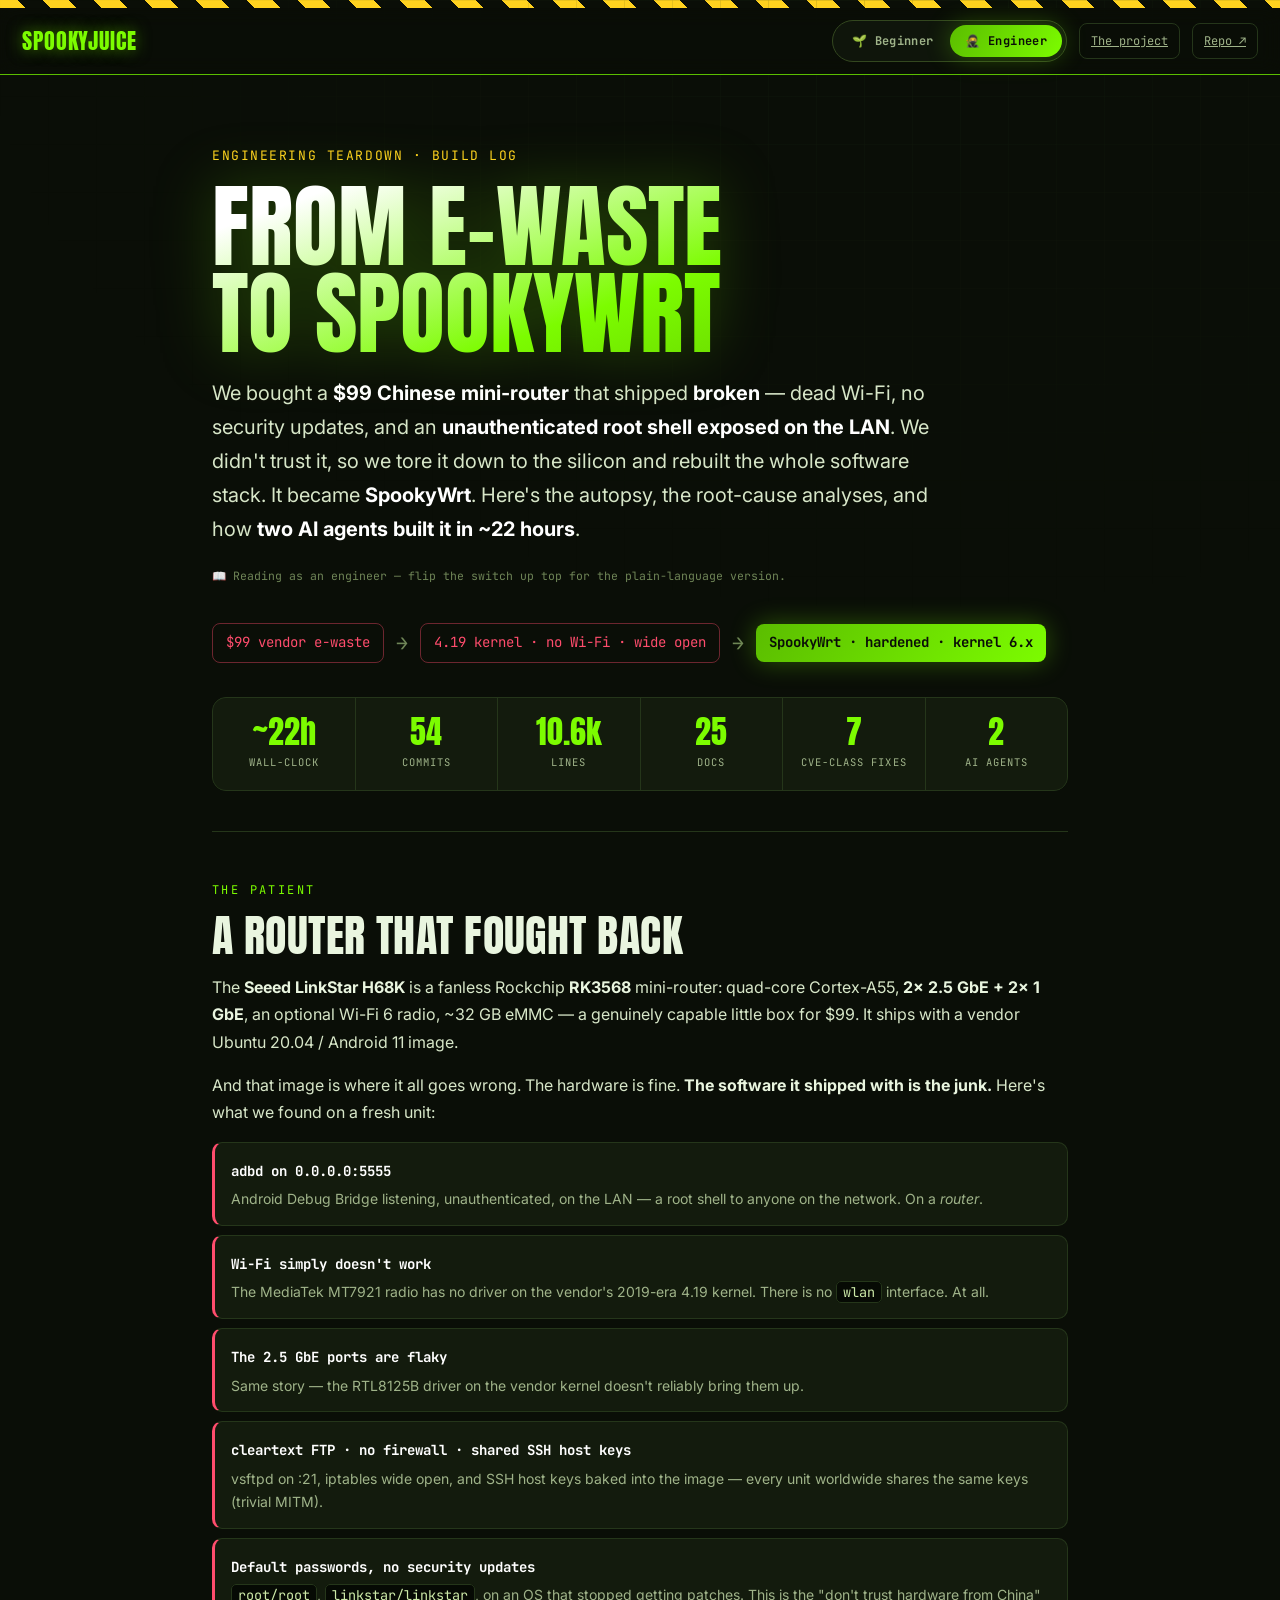
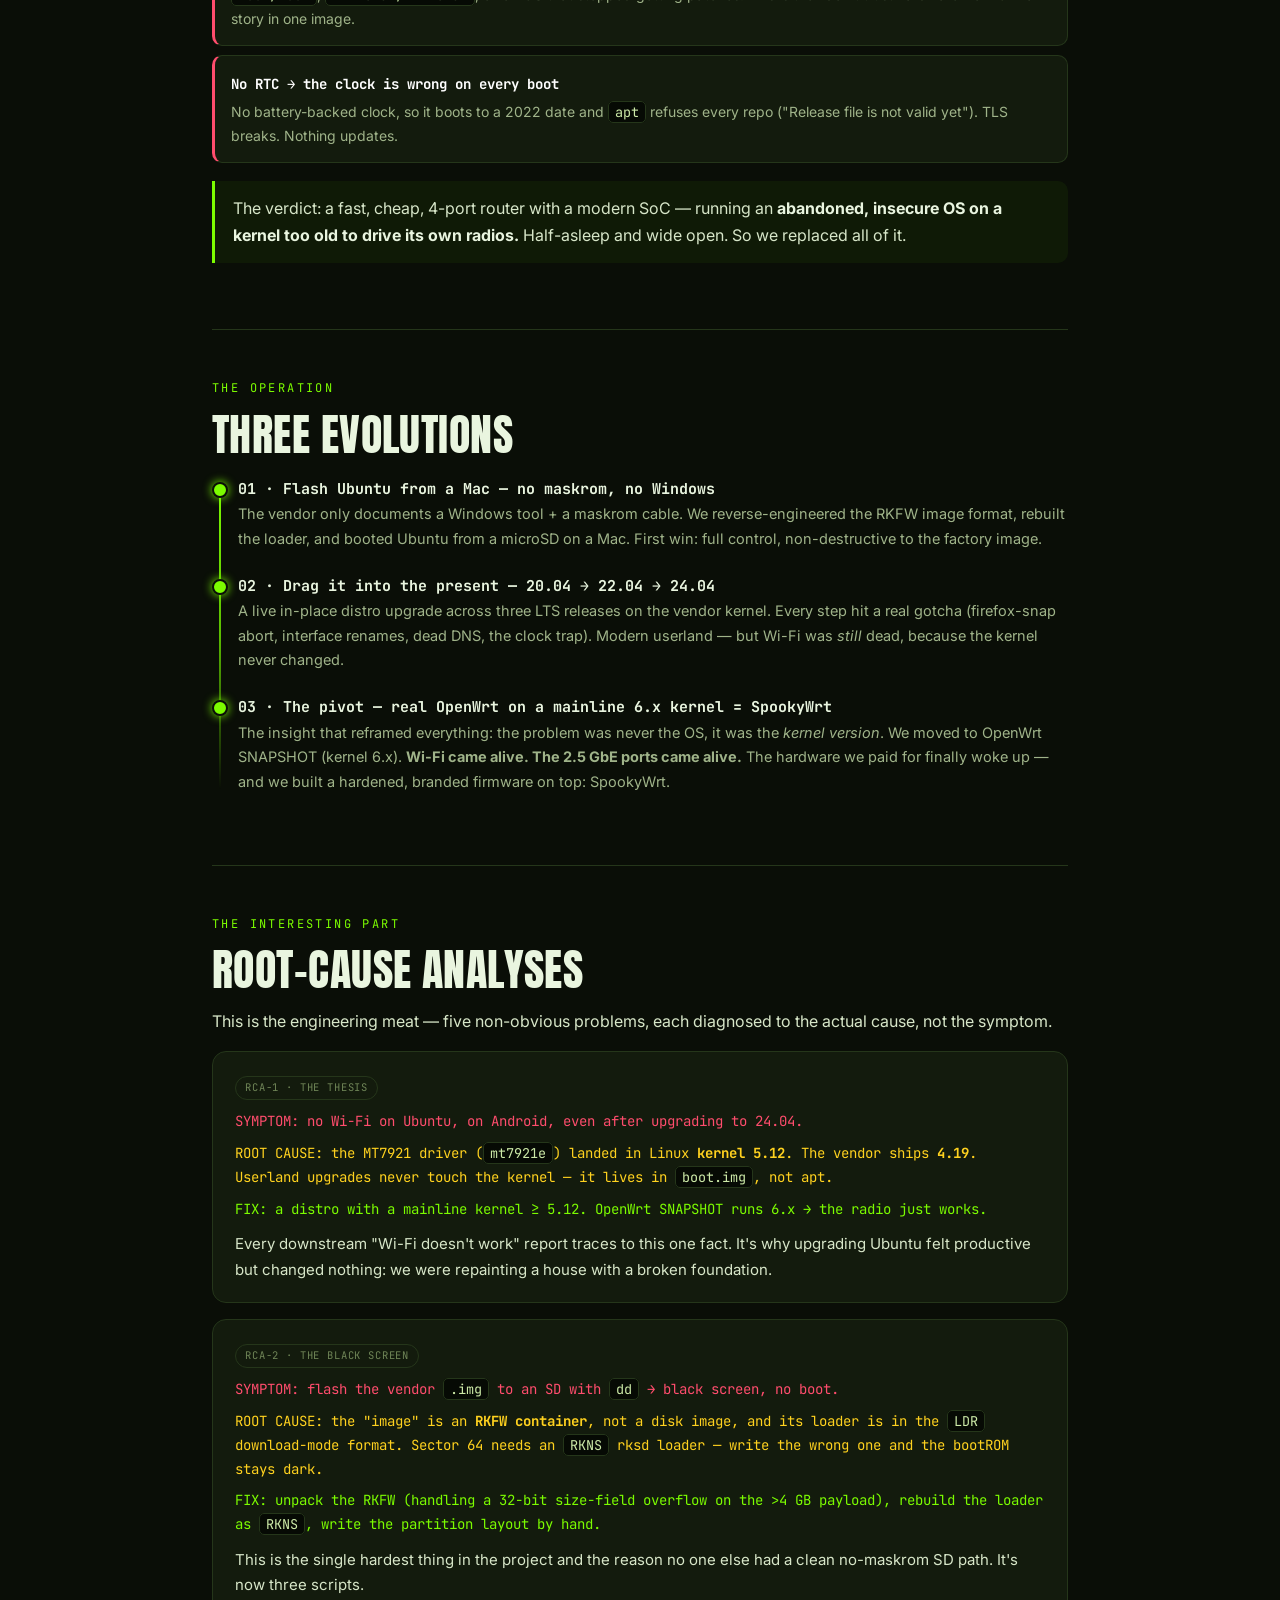
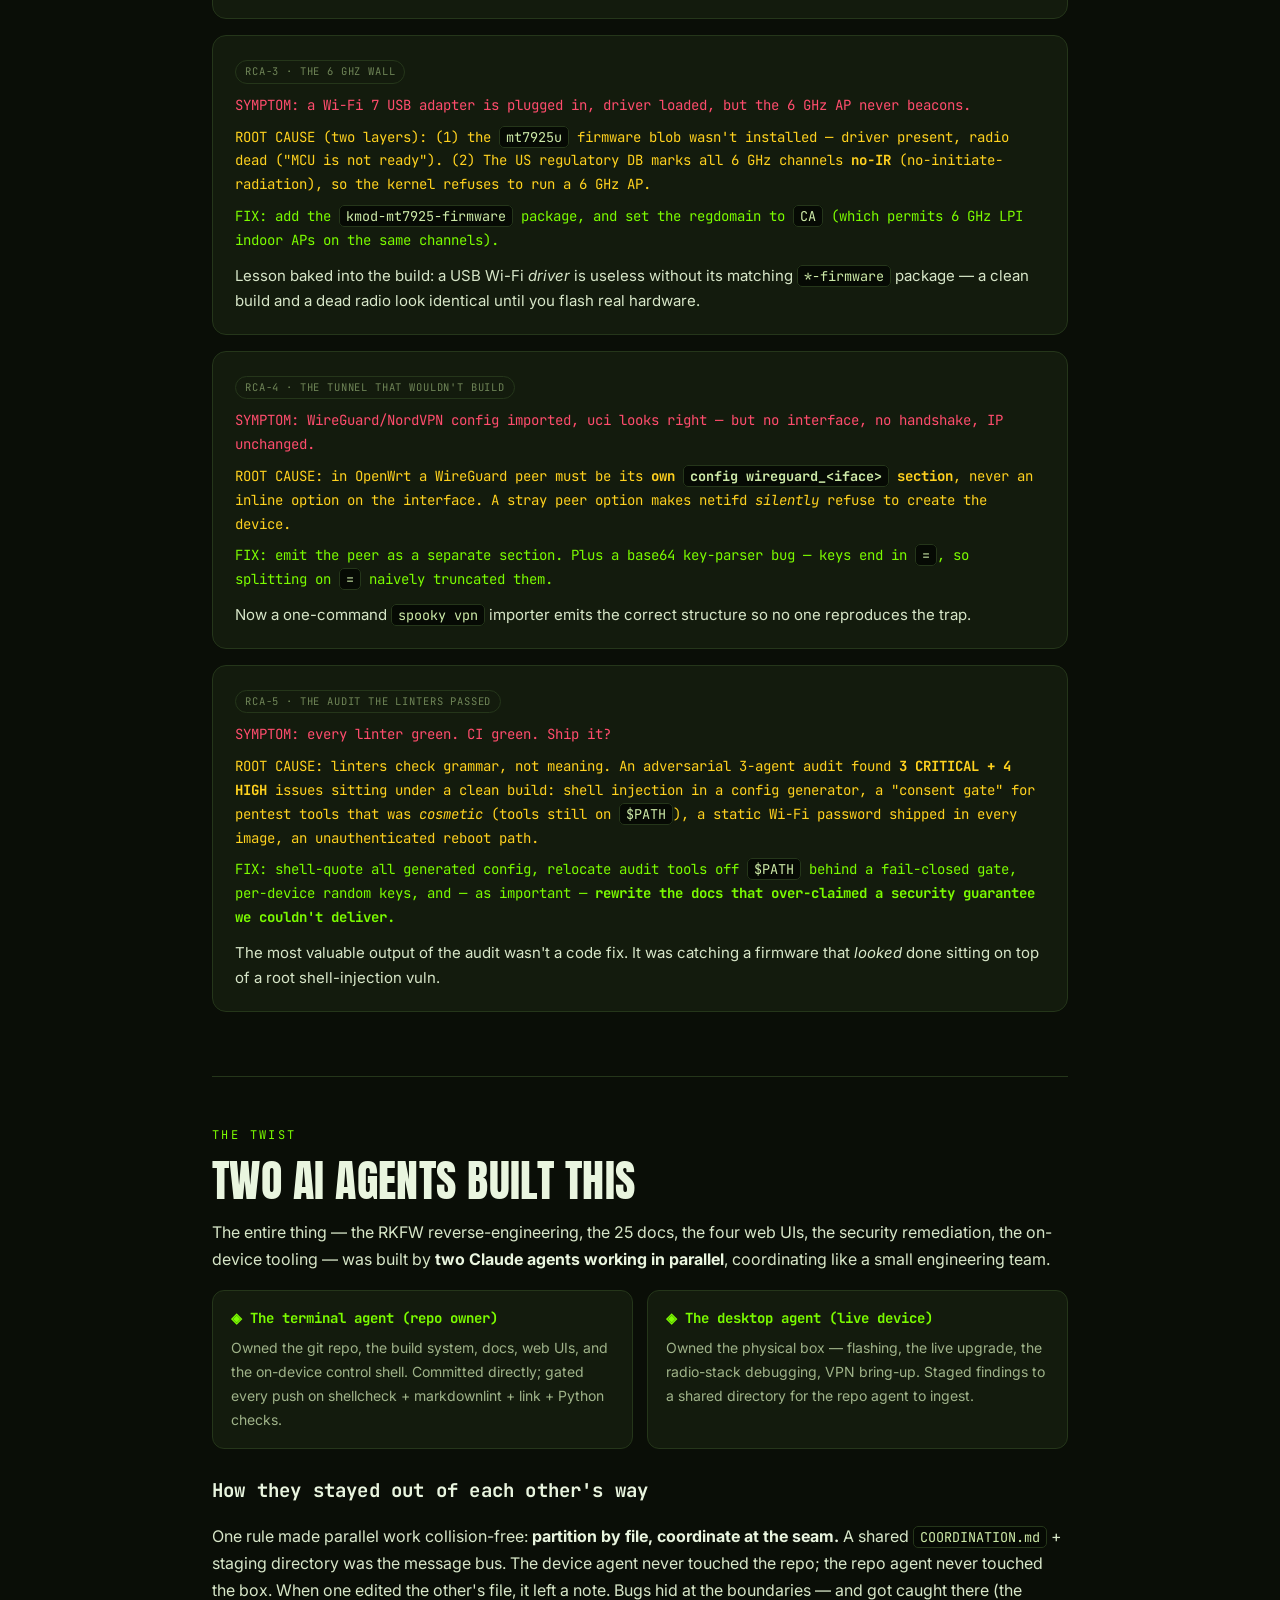
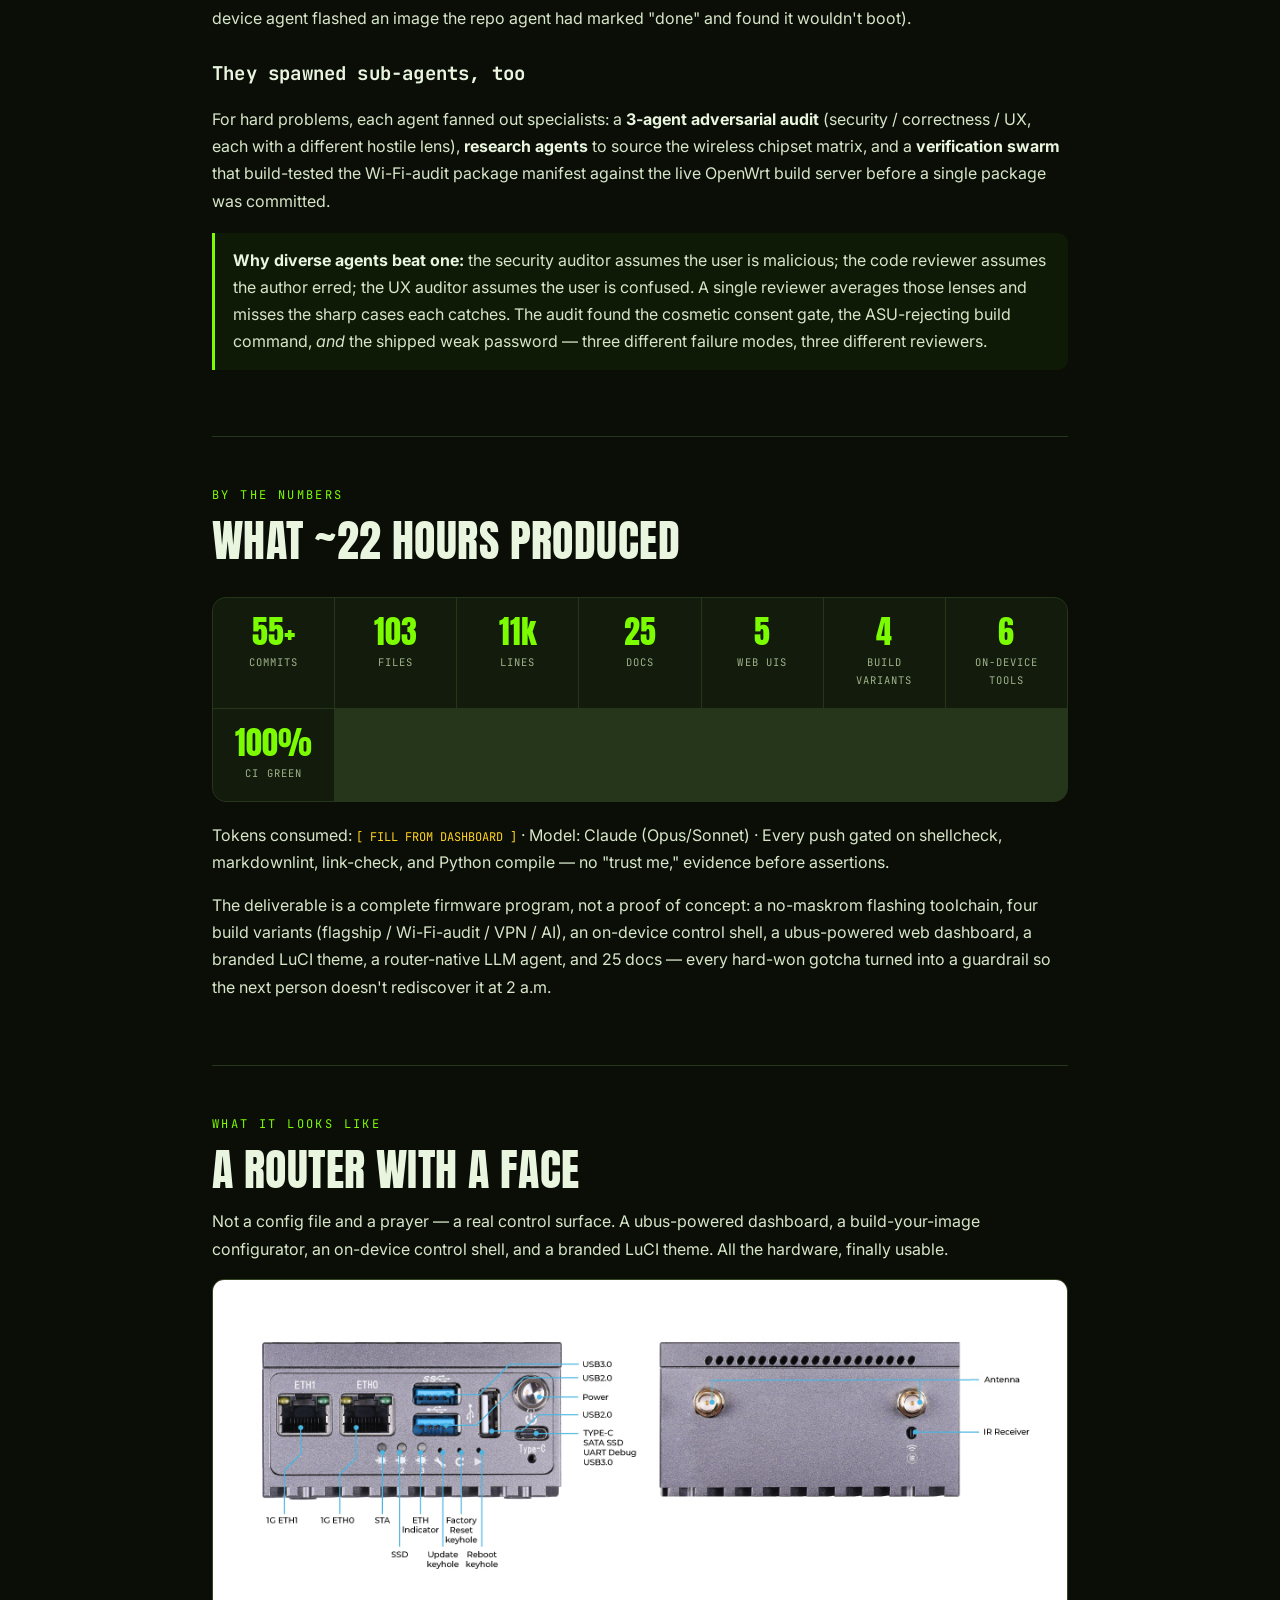
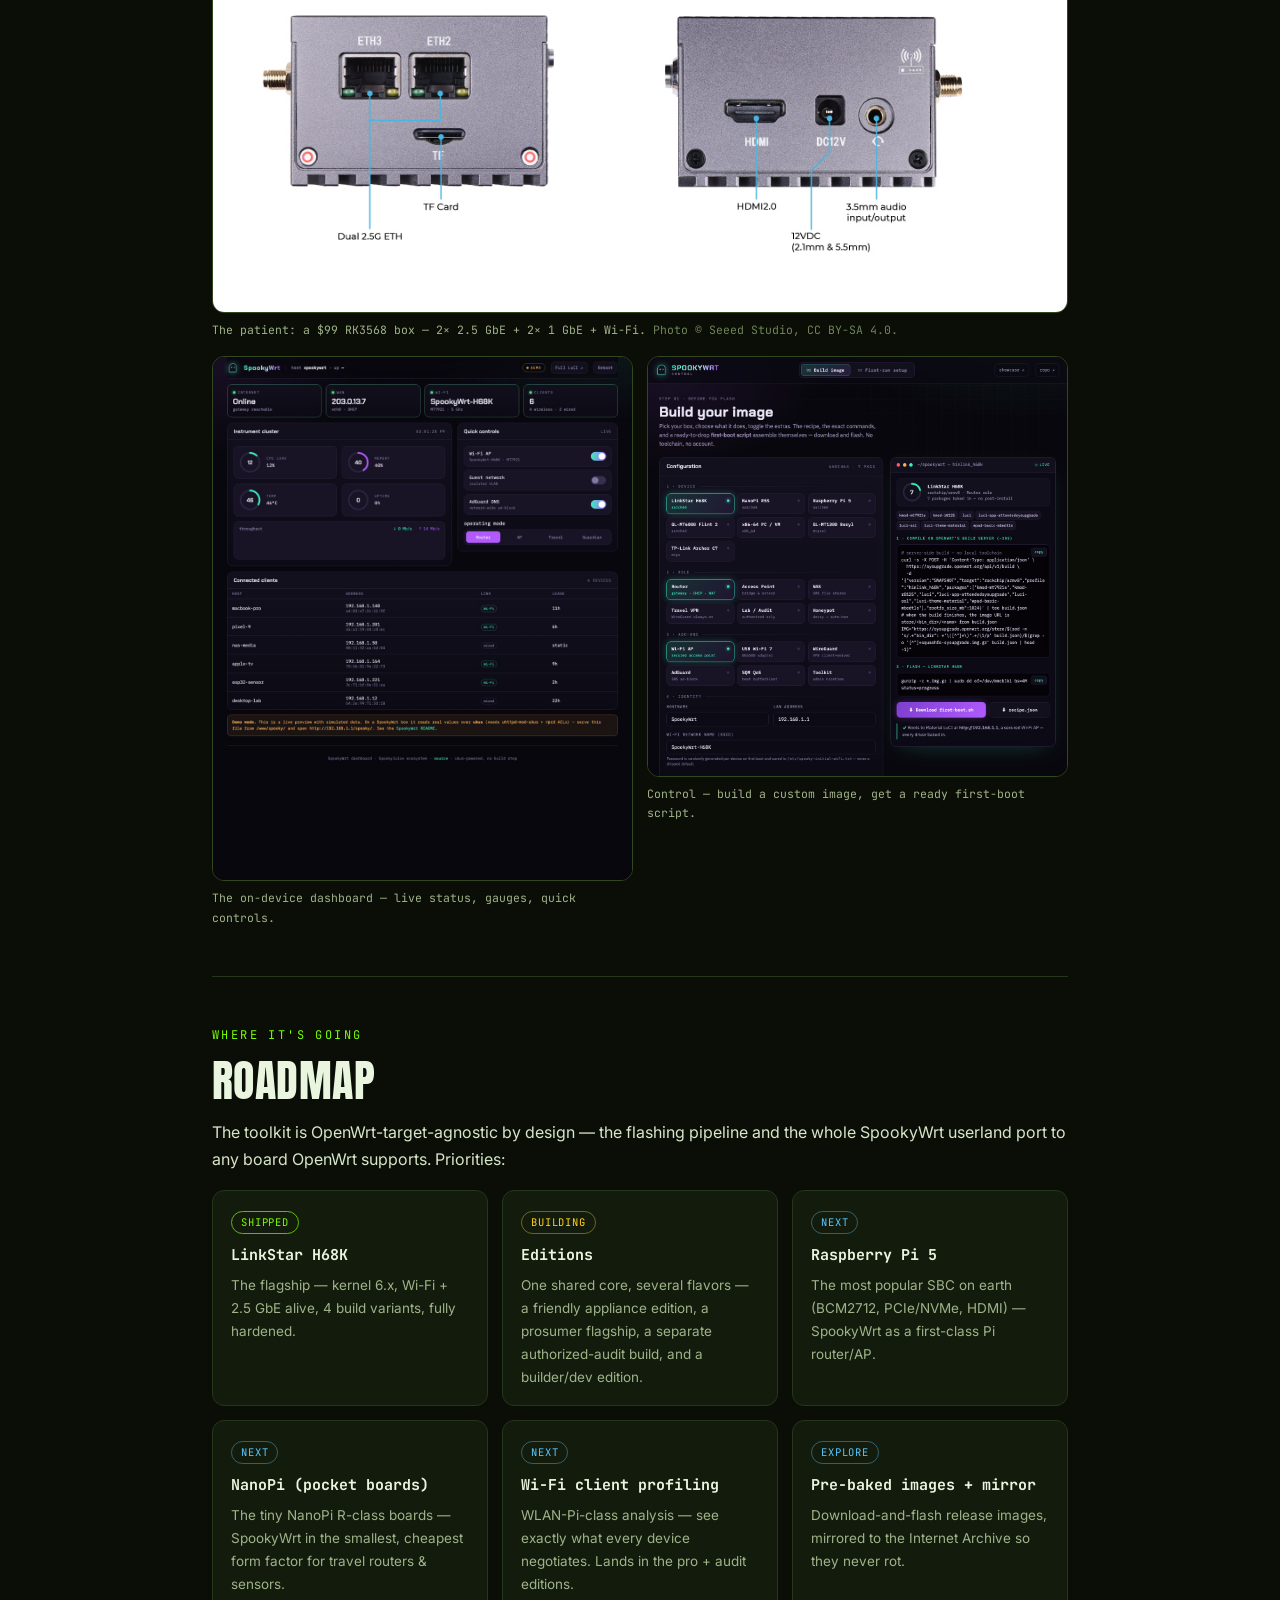
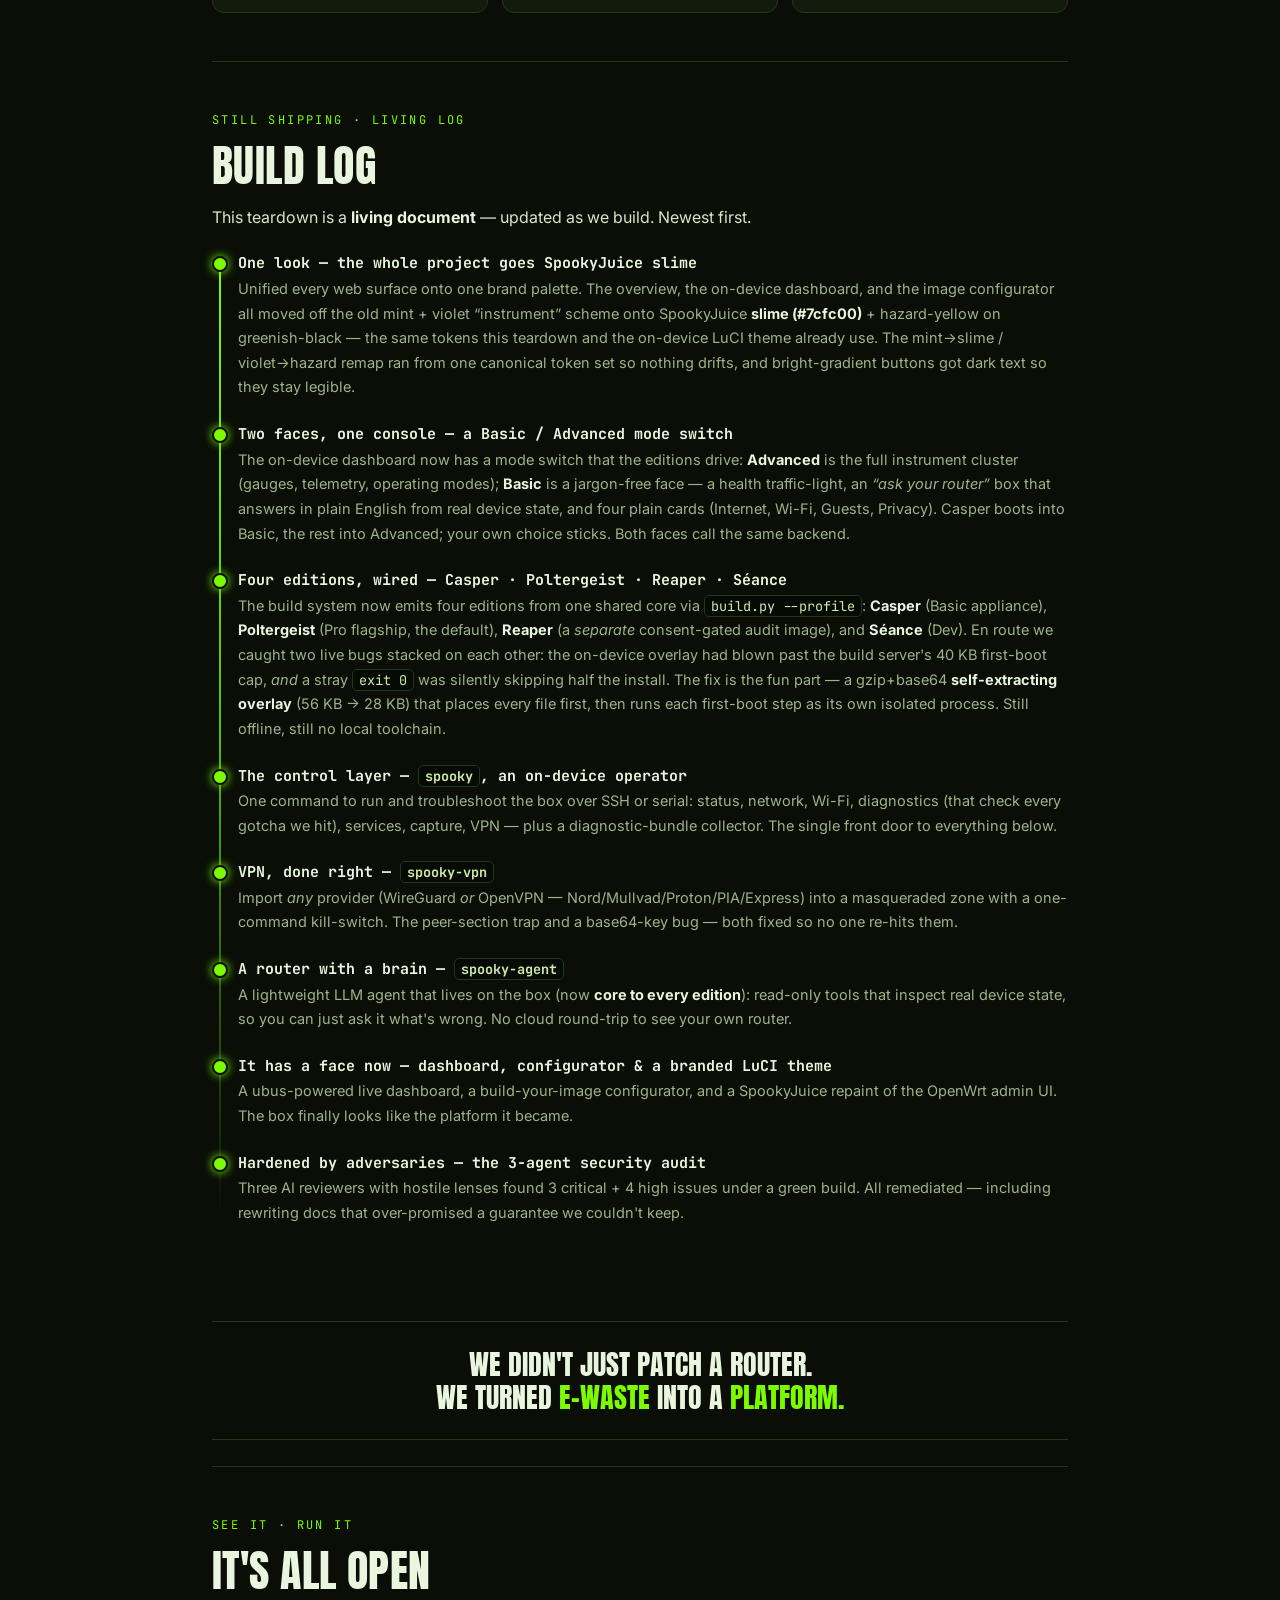
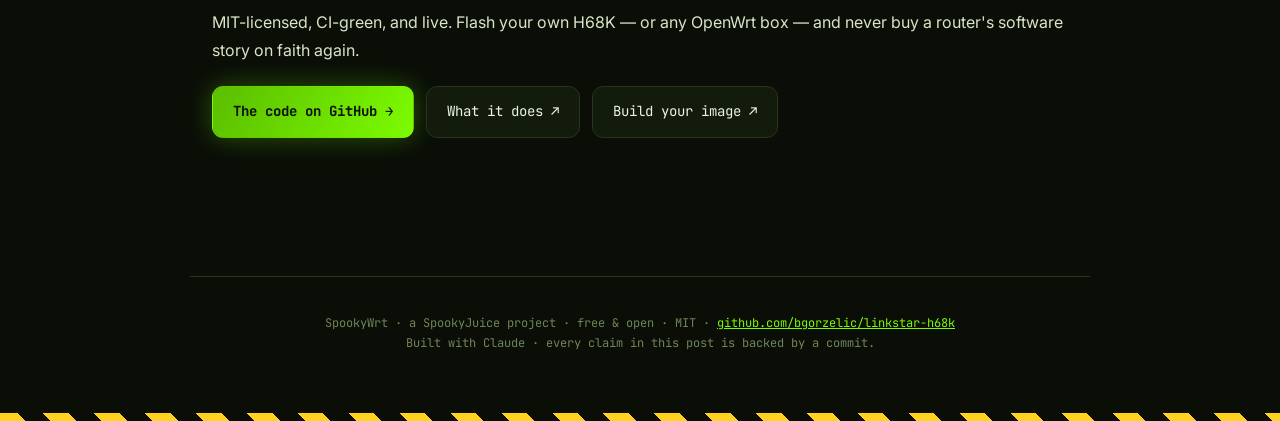
<file: story/index.html>
<!DOCTYPE html>
<html lang="en">
<head>
<meta charset="utf-8">
<meta name="viewport" content="width=device-width, initial-scale=1">
<meta name="description" content="How we took a $99 Chinese mini-router that shipped broken — dead Wi-Fi, no security updates, unauthenticated root shell on the LAN — and rebuilt it into SpookyWrt, a hardened OpenWrt firmware. An engineering teardown: root-cause analyses, the fixes, and how two AI agents built it in ~22 hours.">
<meta property="og:title" content="From e-waste to SpookyWrt — an engineering teardown">
<meta property="og:description" content="A $99 router that shipped broken → a hardened OpenWrt firmware. Root-cause deep-dives + how two AI agents built it in ~22 hours.">
<meta name="theme-color" content="#0a0e07">
<title>From E-Waste to SpookyWrt — an engineering teardown · SpookyJuice</title>
<link rel="preconnect" href="https://fonts.googleapis.com">
<link rel="preconnect" href="https://fonts.gstatic.com" crossorigin>
<link href="https://fonts.googleapis.com/css2?family=Anton&family=JetBrains+Mono:wght@400;500;700&family=Inter:wght@400;500;600;800&display=swap" rel="stylesheet">
<style>
  :root{
    --ink:#0a0e07; --ink2:#0f150b; --panel:#131b0d; --panel2:#1a2412;
    --line:#25361a; --line2:#33471f;
    --slime:#7cfc00; --slime-dim:#5bbd00; --toxic:#b6ff2e;
    --text:#e9f5df; --muted:#9fb389; --faint:#6f8557;
    --hazard:#ffd21f; --bad:#ff4d6d; --info:#57c7ff;
    --disp:"Anton",sans-serif; --mono:"JetBrains Mono",ui-monospace,Menlo,monospace; --sans:"Inter",system-ui,sans-serif;
    --glow:0 0 26px rgba(124,252,0,.30);
  }
  *{box-sizing:border-box} html,body{margin:0} html{scroll-behavior:smooth}
  body{background:var(--ink); color:var(--text); font-family:var(--sans); font-size:16px; line-height:1.7; overflow-x:hidden;
    background-image:radial-gradient(1000px 560px at 84% -10%, rgba(124,252,0,.09), transparent 60%);}
  body::before{content:"";position:fixed;inset:0;pointer-events:none;z-index:0;opacity:.3;
    background-image:linear-gradient(rgba(37,54,26,.5) 1px,transparent 1px),linear-gradient(90deg,rgba(37,54,26,.5) 1px,transparent 1px);
    background-size:48px 48px;mask-image:radial-gradient(1200px 800px at 70% 0%,#000,transparent 78%)}
  main{position:relative;z-index:1;max-width:900px;margin:0 auto;padding:0 22px 90px}
  a{color:var(--slime)} a:hover{color:var(--toxic)}
  .hazard{height:8px;background:repeating-linear-gradient(45deg,var(--hazard) 0 18px,#0a0e07 18px 36px)}
  .k{font-family:var(--mono);font-size:12px;letter-spacing:.2em;text-transform:uppercase;color:var(--slime)}
  h2{font-family:var(--disp);font-weight:400;font-size:clamp(28px,5vw,44px);letter-spacing:.01em;line-height:1.05;margin:12px 0 6px;text-transform:uppercase}
  h3{font-family:var(--mono);font-weight:700;font-size:19px;color:var(--text);margin:26px 0 6px;letter-spacing:.01em}
  section{padding:48px 0;border-top:1px solid var(--line)}
  p{color:#d7e6c8} strong{color:var(--text)}
  code{font-family:var(--mono);font-size:13.5px;background:#060a04;border:1px solid var(--line);border-radius:5px;padding:1px 6px;color:#cdeaa8}

  /* top bar */
  .bar{position:sticky;top:0;z-index:20;display:flex;align-items:center;gap:12px;padding:12px 22px;
    background:rgba(10,14,7,.85);backdrop-filter:blur(10px);border-bottom:1px solid var(--slime-dim)}
  .bar .sj{font-family:var(--disp);font-size:22px;letter-spacing:.04em;color:var(--slime);text-shadow:0 0 16px rgba(124,252,0,.5)}
  .bar .sp{flex:1}
  .bar a{font-family:var(--mono);font-size:12px;color:var(--muted);padding:7px 11px;border:1px solid var(--line);border-radius:8px}
  .bar a:hover{border-color:var(--slime);color:var(--text)}

  /* hero */
  .hero{padding:70px 0 40px;border-top:0}
  .hero .tag{font-family:var(--mono);font-size:13px;color:var(--hazard);letter-spacing:.12em;text-transform:uppercase}
  .hero h1{font-family:var(--disp);font-weight:400;font-size:clamp(42px,9vw,92px);line-height:.94;margin:16px 0 18px;text-transform:uppercase;
    background:linear-gradient(160deg,#fff 10%,var(--slime) 55%,var(--slime-dim));-webkit-background-clip:text;background-clip:text;color:transparent;
    filter:drop-shadow(0 0 30px rgba(124,252,0,.25))}
  .hero .lede{font-size:20px;color:#d7e6c8;max-width:720px}
  .hero .lede b{color:#fff}
  .arrow{display:inline-flex;gap:12px;align-items:center;flex-wrap:wrap;margin:26px 0 0;font-family:var(--mono);font-size:14px}
  .arrow .from{color:var(--bad);border:1px solid rgba(255,77,109,.4);border-radius:8px;padding:7px 13px}
  .arrow .to{color:#0a0e07;background:linear-gradient(120deg,var(--slime-dim),var(--slime));border-radius:8px;padding:7px 13px;font-weight:700;box-shadow:var(--glow)}
  .arrow .x{color:var(--faint);font-size:20px}

  /* stat band */
  .stats{display:grid;grid-template-columns:repeat(auto-fit,minmax(120px,1fr));gap:1px;background:var(--line);border:1px solid var(--line);border-radius:14px;overflow:hidden;margin-top:34px}
  .stat{background:var(--panel);padding:18px 16px;text-align:center}
  .stat .n{font-family:var(--disp);font-size:32px;color:var(--slime);line-height:1}
  .stat .l{font-family:var(--mono);font-size:10.5px;letter-spacing:.1em;text-transform:uppercase;color:var(--muted);margin-top:6px}

  /* autopsy list */
  .sins{list-style:none;padding:0;margin:14px 0}
  .sins li{background:var(--panel);border:1px solid var(--line);border-left:3px solid var(--bad);border-radius:10px;padding:14px 16px;margin:9px 0}
  .sins li b{color:#fff;font-family:var(--mono);font-size:14px}
  .sins li .d{color:var(--muted);font-size:14px;margin-top:3px}

  /* timeline */
  .tl{position:relative;margin:20px 0 0;padding-left:26px}
  .tl::before{content:"";position:absolute;left:7px;top:6px;bottom:6px;width:2px;background:linear-gradient(var(--slime),var(--slime-dim),transparent)}
  .ev{position:relative;margin:0 0 22px}
  .ev::before{content:"";position:absolute;left:-26px;top:5px;width:12px;height:12px;border-radius:50%;background:var(--slime);box-shadow:0 0 10px var(--slime);border:2px solid var(--ink)}
  .ev .h{font-family:var(--mono);font-weight:700;color:var(--text);font-size:15px}
  .ev .b{color:var(--muted);font-size:14.5px}

  /* rca cards */
  .rca{background:var(--panel);border:1px solid var(--line);border-radius:14px;padding:20px 22px;margin:16px 0}
  .rca .sym{font-family:var(--mono);color:var(--bad);font-size:14px}
  .rca .cause{font-family:var(--mono);color:var(--hazard);font-size:14px;margin-top:8px}
  .rca .fix{font-family:var(--mono);color:var(--slime);font-size:14px;margin-top:8px}
  .rca p{margin:10px 0 0;font-size:15px}
  .rca .tag{display:inline-block;font-family:var(--mono);font-size:10.5px;letter-spacing:.08em;text-transform:uppercase;color:var(--faint);border:1px solid var(--line);border-radius:20px;padding:2px 9px;margin-bottom:10px}

  /* agent grid */
  .agents{display:grid;grid-template-columns:1fr 1fr;gap:14px;margin-top:16px}
  .ag{background:var(--panel);border:1px solid var(--line);border-radius:12px;padding:16px 18px}
  .ag h4{font-family:var(--mono);margin:0 0 6px;color:var(--slime);font-size:14px}
  .ag p{margin:0;font-size:14px;color:var(--muted)}
  .callout{border-left:3px solid var(--slime);background:rgba(124,252,0,.05);padding:14px 18px;border-radius:0 10px 10px 0;margin:18px 0;color:#d7e6c8}
  .callout b{color:var(--text)}
  .quote{font-family:var(--disp);font-weight:400;font-size:clamp(20px,3.4vw,28px);color:var(--text);text-transform:uppercase;line-height:1.15;
    border:0;border-top:1px solid var(--line);border-bottom:1px solid var(--line);padding:26px 0;margin:26px 0;text-align:center}
  .quote span{color:var(--slime)}

  .cta{display:flex;flex-wrap:wrap;gap:12px;margin-top:22px}
  .cta a{font-family:var(--mono);font-size:14px;padding:13px 20px;border-radius:11px;border:1px solid transparent;text-decoration:none}
  .cta a.p{background:linear-gradient(120deg,var(--slime-dim),var(--slime));color:#0a0e07;font-weight:700;box-shadow:var(--glow)}
  .cta a.g{background:var(--panel);border-color:var(--line);color:var(--text)}
  .cta a:hover{filter:brightness(1.1)}
  .fill{color:var(--hazard);font-family:var(--mono);font-size:12px}

  /* ---- Beginner ⇄ Engineer dynamic delivery ---- */
  .toggle{display:inline-flex;background:var(--ink2);border:1px solid var(--line2);border-radius:999px;padding:4px;gap:2px}
  .toggle button{font-family:var(--mono);font-size:12px;font-weight:700;letter-spacing:.03em;color:var(--muted);
    background:none;border:0;border-radius:999px;padding:8px 15px;cursor:pointer;transition:.16s;display:flex;align-items:center;gap:6px}
  .toggle button[aria-pressed="true"]{background:linear-gradient(120deg,var(--slime-dim),var(--slime));color:#0a0e07;box-shadow:var(--glow)}
  .toggle button:focus-visible{outline:2px solid var(--toxic);outline-offset:2px}
  /* progressive disclosure: engineer sees .adv-only, beginner sees .beg-only */
  body.mode-beg .adv-only{display:none !important}
  body.mode-adv .beg-only{display:none !important}
  .modehint{font-family:var(--mono);font-size:11.5px;color:var(--faint);margin-top:10px}
  .beg-list{list-style:none;padding:0;margin:14px 0}
  .beg-list li{background:var(--panel);border:1px solid var(--line);border-radius:11px;padding:15px 18px;margin:10px 0;font-size:16px}
  .beg-list li b{color:var(--slime);font-family:var(--mono);font-size:14px;display:block;margin-bottom:3px}

  /* screenshots + roadmap */
  .shots{display:grid;grid-template-columns:1fr 1fr;gap:14px;margin-top:16px}
  .shots figure{margin:0}
  .shots img{width:100%;border-radius:12px;border:1px solid var(--line2);display:block}
  .shots figcaption{font-family:var(--mono);font-size:11.5px;color:var(--muted);margin-top:7px}
  .road{display:grid;grid-template-columns:repeat(auto-fit,minmax(220px,1fr));gap:14px;margin-top:16px}
  .rd{background:var(--panel);border:1px solid var(--line);border-radius:12px;padding:16px 18px}
  .rd .st{font-family:var(--mono);font-size:10.5px;letter-spacing:.08em;text-transform:uppercase;padding:2px 9px;border-radius:20px;border:1px solid var(--line);display:inline-block;margin-bottom:9px}
  .rd .st.done{color:var(--slime);border-color:var(--slime-dim)} .rd .st.now{color:var(--hazard);border-color:rgba(255,210,31,.4)} .rd .st.next{color:var(--info);border-color:rgba(87,199,255,.4)}
  .rd h4{font-family:var(--mono);margin:0 0 5px;color:var(--text);font-size:15px} .rd p{margin:0;font-size:13.5px;color:var(--muted)}
  @media (max-width:640px){ .shots{grid-template-columns:1fr} }
  footer{position:relative;z-index:1;text-align:center;color:var(--faint);font-family:var(--mono);font-size:12px;padding:36px 22px 60px;border-top:1px solid var(--line);max-width:900px;margin:0 auto}
  @media (max-width:640px){ .agents{grid-template-columns:1fr} }
  @media (prefers-reduced-motion:reduce){ *{transition:none!important} }
</style>
</head>
<body class="mode-adv">
<div class="hazard"></div>
<div class="bar">
  <span class="sj">SPOOKYJUICE</span><span class="sp"></span>
  <div class="toggle" role="group" aria-label="reading level">
    <button id="m-beg" aria-pressed="false" title="Plain-language version">🌱 Beginner</button>
    <button id="m-adv" aria-pressed="true" title="Full engineering detail">🥷 Engineer</button>
  </div>
  <a href="../overview/">The project</a>
  <a href="https://github.com/bgorzelic/linkstar-h68k" target="_blank" rel="noopener">Repo ↗</a>
</div>

<main>
  <header class="hero">
    <div class="tag">Engineering teardown · build log</div>
    <h1>From E-Waste<br>to SpookyWrt</h1>
    <p class="lede adv-only">We bought a <b>$99 Chinese mini-router</b> that shipped <b>broken</b> — dead Wi-Fi,
    no security updates, and an <b>unauthenticated root shell exposed on the LAN</b>. We didn't trust it,
    so we tore it down to the silicon and rebuilt the whole software stack. It became <b>SpookyWrt</b>.
    Here's the autopsy, the root-cause analyses, and how <b>two AI agents built it in ~22 hours</b>.</p>
    <p class="lede beg-only">We bought a cheap <b>$99 router</b> that showed up basically <b>broken and unsafe</b> —
    the Wi-Fi didn't work and anyone on the network could take it over. So we rebuilt its software from
    scratch into something fast, safe, and ours: <b>SpookyWrt</b>. Here's the story — <b>two AIs did it in about a day.</b></p>
    <p class="modehint">📖 Reading as <span id="mode-label">an engineer</span> — flip the switch up top for the
    <span class="adv-only">plain-language</span><span class="beg-only">full technical</span> version.</p>
    <div class="arrow">
      <span class="from">$99 vendor e-waste</span><span class="x">→</span>
      <span class="from">4.19 kernel · no Wi-Fi · wide open</span><span class="x">→</span>
      <span class="to">SpookyWrt · hardened · kernel 6.x</span>
    </div>
    <div class="stats">
      <div class="stat"><div class="n">~22h</div><div class="l">wall-clock</div></div>
      <div class="stat"><div class="n">54</div><div class="l">commits</div></div>
      <div class="stat"><div class="n">10.6k</div><div class="l">lines</div></div>
      <div class="stat"><div class="n">25</div><div class="l">docs</div></div>
      <div class="stat"><div class="n">7</div><div class="l">CVE-class fixes</div></div>
      <div class="stat"><div class="n">2</div><div class="l">AI agents</div></div>
    </div>
  </header>

  <section>
    <div class="k">the patient</div>
    <h2>A router that fought back</h2>
    <p>The <strong>Seeed LinkStar H68K</strong> is a fanless Rockchip <strong>RK3568</strong> mini-router:
    quad-core Cortex-A55, <strong>2× 2.5 GbE + 2× 1 GbE</strong>, an optional Wi-Fi 6 radio, ~32 GB eMMC —
    a genuinely capable little box for $99. It ships with a vendor Ubuntu 20.04 / Android 11 image.</p>
    <p>And that image is where it all goes wrong. The hardware is fine. <strong>The software it shipped
    with is the junk.</strong> Here's what we found on a fresh unit:</p>
    <ul class="sins">
      <li><b>adbd on 0.0.0.0:5555</b><div class="d">Android Debug Bridge listening, unauthenticated, on the LAN — a root shell to anyone on the network. On a <em>router</em>.</div></li>
      <li><b>Wi-Fi simply doesn't work</b><div class="d">The MediaTek MT7921 radio has no driver on the vendor's 2019-era 4.19 kernel. There is no <code>wlan</code> interface. At all.</div></li>
      <li><b>The 2.5 GbE ports are flaky</b><div class="d">Same story — the RTL8125B driver on the vendor kernel doesn't reliably bring them up.</div></li>
      <li><b>cleartext FTP · no firewall · shared SSH host keys</b><div class="d">vsftpd on :21, iptables wide open, and SSH host keys baked into the image — every unit worldwide shares the same keys (trivial MITM).</div></li>
      <li><b>Default passwords, no security updates</b><div class="d"><code>root/root</code>, <code>linkstar/linkstar</code>, on an OS that stopped getting patches. This is the "don't trust hardware from China" story in one image.</div></li>
      <li><b>No RTC → the clock is wrong on every boot</b><div class="d">No battery-backed clock, so it boots to a 2022 date and <code>apt</code> refuses every repo ("Release file is not valid yet"). TLS breaks. Nothing updates.</div></li>
    </ul>
    <p class="callout">The verdict: a fast, cheap, 4-port router with a modern SoC — running an <b>abandoned,
    insecure OS on a kernel too old to drive its own radios.</b> Half-asleep and wide open. So we replaced all of it.</p>
  </section>

  <section>
    <div class="k">the operation</div>
    <h2>Three evolutions</h2>
    <div class="tl">
      <div class="ev"><div class="h">01 · Flash Ubuntu from a Mac — no maskrom, no Windows</div>
        <div class="b">The vendor only documents a Windows tool + a maskrom cable. We reverse-engineered the RKFW image format, rebuilt the loader, and booted Ubuntu from a microSD on a Mac. First win: full control, non-destructive to the factory image.</div></div>
      <div class="ev"><div class="h">02 · Drag it into the present — 20.04 → 22.04 → 24.04</div>
        <div class="b">A live in-place distro upgrade across three LTS releases on the vendor kernel. Every step hit a real gotcha (firefox-snap abort, interface renames, dead DNS, the clock trap). Modern userland — but Wi-Fi was <em>still</em> dead, because the kernel never changed.</div></div>
      <div class="ev"><div class="h">03 · The pivot — real OpenWrt on a mainline 6.x kernel = SpookyWrt</div>
        <div class="b">The insight that reframed everything: the problem was never the OS, it was the <em>kernel version</em>. We moved to OpenWrt SNAPSHOT (kernel 6.x). <b>Wi-Fi came alive. The 2.5 GbE ports came alive.</b> The hardware we paid for finally woke up — and we built a hardened, branded firmware on top: SpookyWrt.</div></div>
    </div>
  </section>

  <section>
    <div class="k">the interesting part</div>
    <h2 class="adv-only">Root-cause analyses</h2>
    <h2 class="beg-only">What was broken — and how we fixed it</h2>
    <p class="adv-only">This is the engineering meat — five non-obvious problems, each diagnosed to the actual cause, not the symptom.</p>

    <ul class="beg-list beg-only">
      <li><b>Wi-Fi didn't work</b>The router's brain (its software "kernel") was too old to know how to use its own Wi-Fi chip. We gave it a modern brain — Wi-Fi came to life.</li>
      <li><b>It wouldn't accept a fresh install</b>The factory image was packaged in an odd format that a normal copy can't boot. We figured out the format and wrote a tool that flashes it correctly.</li>
      <li><b>Faster (6 GHz) Wi-Fi stayed dark</b>Two things: a missing driver file, and a regional radio rule that blocks it. We added the file and set the right region — 6 GHz works.</li>
      <li><b>VPN wouldn't connect</b>One line of settings was in the wrong place, so it silently failed. We fixed the format and made it a one-command setup.</li>
      <li><b>It looked finished but wasn't safe</b>Automated checks all passed — yet a security review found serious holes hiding underneath. We fixed every one before shipping.</li>
    </ul>

    <div class="rca adv-only"><span class="tag">RCA-1 · the thesis</span>
      <div class="sym">SYMPTOM: no Wi-Fi on Ubuntu, on Android, even after upgrading to 24.04.</div>
      <div class="cause">ROOT CAUSE: the MT7921 driver (<code>mt7921e</code>) landed in Linux <b>kernel 5.12</b>. The vendor ships <b>4.19</b>. Userland upgrades never touch the kernel — it lives in <code>boot.img</code>, not apt.</div>
      <div class="fix">FIX: a distro with a mainline kernel ≥ 5.12. OpenWrt SNAPSHOT runs 6.x → the radio just works.</div>
      <p>Every downstream "Wi-Fi doesn't work" report traces to this one fact. It's why upgrading Ubuntu felt productive but changed nothing: we were repainting a house with a broken foundation.</p>
    </div>

    <div class="rca adv-only"><span class="tag">RCA-2 · the black screen</span>
      <div class="sym">SYMPTOM: flash the vendor <code>.img</code> to an SD with <code>dd</code> → black screen, no boot.</div>
      <div class="cause">ROOT CAUSE: the "image" is an <b>RKFW container</b>, not a disk image, and its loader is in the <code>LDR</code> download-mode format. Sector 64 needs an <code>RKNS</code> rksd loader — write the wrong one and the bootROM stays dark.</div>
      <div class="fix">FIX: unpack the RKFW (handling a 32-bit size-field overflow on the &gt;4 GB payload), rebuild the loader as <code>RKNS</code>, write the partition layout by hand.</div>
      <p>This is the single hardest thing in the project and the reason no one else had a clean no-maskrom SD path. It's now three scripts.</p>
    </div>

    <div class="rca adv-only"><span class="tag">RCA-3 · the 6 GHz wall</span>
      <div class="sym">SYMPTOM: a Wi-Fi 7 USB adapter is plugged in, driver loaded, but the 6 GHz AP never beacons.</div>
      <div class="cause">ROOT CAUSE (two layers): (1) the <code>mt7925u</code> firmware blob wasn't installed — driver present, radio dead ("MCU is not ready"). (2) The US regulatory DB marks all 6 GHz channels <b>no-IR</b> (no-initiate-radiation), so the kernel refuses to run a 6 GHz AP.</div>
      <div class="fix">FIX: add the <code>kmod-mt7925-firmware</code> package, and set the regdomain to <code>CA</code> (which permits 6 GHz LPI indoor APs on the same channels).</div>
      <p>Lesson baked into the build: a USB Wi-Fi <em>driver</em> is useless without its matching <code>*-firmware</code> package — a clean build and a dead radio look identical until you flash real hardware.</p>
    </div>

    <div class="rca adv-only"><span class="tag">RCA-4 · the tunnel that wouldn't build</span>
      <div class="sym">SYMPTOM: WireGuard/NordVPN config imported, uci looks right — but no interface, no handshake, IP unchanged.</div>
      <div class="cause">ROOT CAUSE: in OpenWrt a WireGuard peer must be its <b>own <code>config wireguard_&lt;iface&gt;</code> section</b>, never an inline option on the interface. A stray peer option makes netifd <em>silently</em> refuse to create the device.</div>
      <div class="fix">FIX: emit the peer as a separate section. Plus a base64 key-parser bug — keys end in <code>=</code>, so splitting on <code>=</code> naively truncated them.</div>
      <p>Now a one-command <code>spooky vpn</code> importer emits the correct structure so no one reproduces the trap.</p>
    </div>

    <div class="rca adv-only"><span class="tag">RCA-5 · the audit the linters passed</span>
      <div class="sym">SYMPTOM: every linter green. CI green. Ship it?</div>
      <div class="cause">ROOT CAUSE: linters check grammar, not meaning. An adversarial 3-agent audit found <b>3 CRITICAL + 4 HIGH</b> issues sitting under a clean build: shell injection in a config generator, a "consent gate" for pentest tools that was <em>cosmetic</em> (tools still on <code>$PATH</code>), a static Wi-Fi password shipped in every image, an unauthenticated reboot path.</div>
      <div class="fix">FIX: shell-quote all generated config, relocate audit tools off <code>$PATH</code> behind a fail-closed gate, per-device random keys, and — as important — <b>rewrite the docs that over-claimed a security guarantee we couldn't deliver.</b></div>
      <p>The most valuable output of the audit wasn't a code fix. It was catching a firmware that <em>looked</em> done sitting on top of a root shell-injection vuln.</p>
    </div>
  </section>

  <section>
    <div class="k">the twist</div>
    <h2>Two AI agents built this</h2>
    <p>The entire thing — the RKFW reverse-engineering, the 25 docs, the four web UIs, the security
    remediation, the on-device tooling — was built by <strong>two Claude agents working in parallel</strong>,
    coordinating like a small engineering team.</p>
    <div class="agents">
      <div class="ag"><h4>◈ The terminal agent (repo owner)</h4><p>Owned the git repo, the build system, docs, web UIs, and the on-device control shell. Committed directly; gated every push on shellcheck + markdownlint + link + Python checks.</p></div>
      <div class="ag"><h4>◈ The desktop agent (live device)</h4><p>Owned the physical box — flashing, the live upgrade, the radio-stack debugging, VPN bring-up. Staged findings to a shared directory for the repo agent to ingest.</p></div>
    </div>
    <h3>How they stayed out of each other's way</h3>
    <p>One rule made parallel work collision-free: <strong>partition by file, coordinate at the seam.</strong>
    A shared <code>COORDINATION.md</code> + staging directory was the message bus. The device agent never
    touched the repo; the repo agent never touched the box. When one edited the other's file, it left a
    note. Bugs hid at the boundaries — and got caught there (the device agent flashed an image the repo
    agent had marked "done" and found it wouldn't boot).</p>
    <h3>They spawned sub-agents, too</h3>
    <p>For hard problems, each agent fanned out specialists: a <strong>3-agent adversarial audit</strong>
    (security / correctness / UX, each with a different hostile lens), <strong>research agents</strong> to
    source the wireless chipset matrix, and a <strong>verification swarm</strong> that build-tested the
    Wi-Fi-audit package manifest against the live OpenWrt build server before a single package was committed.</p>
    <p class="callout"><b>Why diverse agents beat one:</b> the security auditor assumes the user is
    malicious; the code reviewer assumes the author erred; the UX auditor assumes the user is confused.
    A single reviewer averages those lenses and misses the sharp cases each catches. The audit found the
    cosmetic consent gate, the ASU-rejecting build command, <em>and</em> the shipped weak password — three
    different failure modes, three different reviewers.</p>
  </section>

  <section>
    <div class="k">by the numbers</div>
    <h2>What ~22 hours produced</h2>
    <div class="stats">
      <div class="stat"><div class="n">55+</div><div class="l">commits</div></div>
      <div class="stat"><div class="n">103</div><div class="l">files</div></div>
      <div class="stat"><div class="n">11k</div><div class="l">lines</div></div>
      <div class="stat"><div class="n">25</div><div class="l">docs</div></div>
      <div class="stat"><div class="n">5</div><div class="l">web UIs</div></div>
      <div class="stat"><div class="n">4</div><div class="l">build variants</div></div>
      <div class="stat"><div class="n">6</div><div class="l">on-device tools</div></div>
      <div class="stat"><div class="n">100%</div><div class="l">CI green</div></div>
    </div>
    <p style="margin-top:20px">Tokens consumed: <span class="fill">[ FILL FROM DASHBOARD ]</span> ·
    Model: Claude (Opus/Sonnet) · Every push gated on shellcheck, markdownlint, link-check, and Python
    compile — no "trust me," evidence before assertions.</p>
    <p>The deliverable is a complete firmware program, not a proof of concept: a no-maskrom flashing
    toolchain, four build variants (flagship / Wi-Fi-audit / VPN / AI), an on-device control shell, a
    ubus-powered web dashboard, a branded LuCI theme, a router-native LLM agent, and 25 docs — every
    hard-won gotcha turned into a guardrail so the next person doesn't rediscover it at 2 a.m.</p>
  </section>

  <section>
    <div class="k">what it looks like</div>
    <h2>A router with a face</h2>
    <p>Not a config file and a prayer — a real control surface. A ubus-powered dashboard, a build-your-image
    configurator, an on-device control shell, and a branded LuCI theme. All the hardware, finally usable.</p>
    <figure style="margin:16px 0 0">
      <img src="../assets/photos/h68k-hardware-overview.jpg" alt="The LinkStar H68K hardware — four Ethernet ports on a palm-sized RK3568 mini-router"
        style="width:100%;border-radius:12px;border:1px solid var(--line2);display:block">
      <figcaption style="font-family:var(--mono);font-size:11.5px;color:var(--muted);margin-top:7px">The patient: a $99 RK3568 box — 2× 2.5 GbE + 2× 1 GbE + Wi-Fi. <span style="color:var(--faint)">Photo © Seeed Studio, CC BY-SA 4.0.</span></figcaption>
    </figure>
    <div class="shots">
      <figure><img src="../assets/screenshots/dash.jpg" alt="The SpookyWrt on-device dashboard — live gauges, quick controls, connected clients"><figcaption>The on-device dashboard — live status, gauges, quick controls.</figcaption></figure>
      <figure><img src="../assets/screenshots/ctl.jpg" alt="SpookyWrt Control — the build-your-image configurator"><figcaption>Control — build a custom image, get a ready first-boot script.</figcaption></figure>
    </div>
  </section>

  <section>
    <div class="k">where it's going</div>
    <h2>Roadmap</h2>
    <p class="beg-only">SpookyWrt already runs great on the H68K. Next up: making it run on more popular little
    computers, and offering ready-made "editions" for different kinds of users.</p>
    <p class="adv-only">The toolkit is OpenWrt-target-agnostic by design — the flashing pipeline and the whole
    SpookyWrt userland port to any board OpenWrt supports. Priorities:</p>
    <div class="road">
      <div class="rd"><span class="st done">shipped</span><h4>LinkStar H68K</h4><p>The flagship — kernel 6.x, Wi-Fi + 2.5 GbE alive, 4 build variants, fully hardened.</p></div>
      <div class="rd"><span class="st now">building</span><h4>Editions</h4><p>One shared core, several flavors — a friendly appliance edition, a prosumer flagship, a separate authorized-audit build, and a builder/dev edition.</p></div>
      <div class="rd"><span class="st next">next</span><h4>Raspberry Pi 5</h4><p>The most popular SBC on earth (BCM2712, PCIe/NVMe, HDMI) — SpookyWrt as a first-class Pi router/AP.</p></div>
      <div class="rd"><span class="st next">next</span><h4>NanoPi (pocket boards)</h4><p>The tiny NanoPi R-class boards — SpookyWrt in the smallest, cheapest form factor for travel routers &amp; sensors.</p></div>
      <div class="rd"><span class="st next">next</span><h4>Wi-Fi client profiling</h4><p>WLAN-Pi-class analysis — see exactly what every device negotiates. Lands in the pro + audit editions.</p></div>
      <div class="rd"><span class="st next">explore</span><h4>Pre-baked images + mirror</h4><p>Download-and-flash release images, mirrored to the Internet Archive so they never rot.</p></div>
    </div>
  </section>

  <section>
    <div class="k">still shipping · living log</div>
    <h2>Build log</h2>
    <p>This teardown is a <strong>living document</strong> — updated as we build. Newest first.</p>
    <div class="tl">
      <div class="ev"><div class="h">One look — the whole project goes SpookyJuice slime</div>
        <div class="b"><span class="adv-only">Unified every web surface onto one brand palette. The overview, the on-device dashboard, and the image configurator all moved off the old mint + violet “instrument” scheme onto SpookyJuice <strong>slime (#7cfc00)</strong> + hazard-yellow on greenish-black — the same tokens this teardown and the on-device LuCI theme already use. The mint→slime / violet→hazard remap ran from one canonical token set so nothing drifts, and bright-gradient buttons got dark text so they stay legible.</span><span class="beg-only">Everything now looks like the same product — the toxic-green “SpookyJuice” look, from this page all the way to the box’s own screens.</span></div></div>
      <div class="ev"><div class="h">Two faces, one console — a Basic / Advanced mode switch</div>
        <div class="b"><span class="adv-only">The on-device dashboard now has a mode switch that the editions drive: <strong>Advanced</strong> is the full instrument cluster (gauges, telemetry, operating modes); <strong>Basic</strong> is a jargon-free face — a health traffic-light, an <em>“ask your router”</em> box that answers in plain English from real device state, and four plain cards (Internet, Wi-Fi, Guests, Privacy). Casper boots into Basic, the rest into Advanced; your own choice sticks. Both faces call the same backend.</span><span class="beg-only">The dashboard now has two faces: a simple one that explains everything in plain English and lets you just ask “is my Wi-Fi on?”, and a full-detail one with all the gauges. The box picks the right one for you; you can flip anytime.</span></div></div>
      <div class="ev"><div class="h">Four editions, wired — Casper · Poltergeist · Reaper · Séance</div>
        <div class="b"><span class="adv-only">The build system now emits four editions from one shared core via <code>build.py --profile</code>: <strong>Casper</strong> (Basic appliance), <strong>Poltergeist</strong> (Pro flagship, the default), <strong>Reaper</strong> (a <em>separate</em> consent-gated audit image), and <strong>Séance</strong> (Dev). En route we caught two live bugs stacked on each other: the on-device overlay had blown past the build server's 40 KB first-boot cap, <em>and</em> a stray <code>exit 0</code> was silently skipping half the install. The fix is the fun part — a gzip+base64 <strong>self-extracting overlay</strong> (56 KB → 28 KB) that places every file first, then runs each first-boot step as its own isolated process. Still offline, still no local toolchain.</span><span class="beg-only">Four flavors of the same box — a simple one, a powerful one, a hacker one, and a builder one — all built from one shared recipe. You pick the flavor; it builds itself, no tools to install.</span></div></div>
      <div class="ev"><div class="h">The control layer — <code>spooky</code>, an on-device operator</div>
        <div class="b">One command to run and troubleshoot the box over SSH or serial: status, network, Wi-Fi, diagnostics (that check every gotcha we hit), services, capture, VPN — plus a diagnostic-bundle collector. The single front door to everything below.</div></div>
      <div class="ev"><div class="h">VPN, done right — <code>spooky-vpn</code></div>
        <div class="b">Import <em>any</em> provider (WireGuard <em>or</em> OpenVPN — Nord/Mullvad/Proton/PIA/Express) into a masqueraded zone with a one-command kill-switch. The peer-section trap and a base64-key bug — both fixed so no one re-hits them.</div></div>
      <div class="ev"><div class="h">A router with a brain — <code>spooky-agent</code></div>
        <div class="b">A lightweight LLM agent that lives on the box (now <strong>core to every edition</strong>): read-only tools that inspect real device state, so you can just ask it what's wrong. No cloud round-trip to see your own router.</div></div>
      <div class="ev"><div class="h">It has a face now — dashboard, configurator &amp; a branded LuCI theme</div>
        <div class="b">A ubus-powered live dashboard, a build-your-image configurator, and a SpookyJuice repaint of the OpenWrt admin UI. The box finally looks like the platform it became.</div></div>
      <div class="ev"><div class="h">Hardened by adversaries — the 3-agent security audit</div>
        <div class="b">Three AI reviewers with hostile lenses found 3 critical + 4 high issues under a green build. All remediated — including rewriting docs that over-promised a guarantee we couldn't keep.</div></div>
    </div>
  </section>

  <div class="quote">We didn't just patch a router.<br>We turned <span>e-waste</span> into a <span>platform.</span></div>

  <section>
    <div class="k">see it · run it</div>
    <h2>It's all open</h2>
    <p>MIT-licensed, CI-green, and live. Flash your own H68K — or any OpenWrt box — and never buy a
    router's software story on faith again.</p>
    <div class="cta">
      <a class="p" href="https://github.com/bgorzelic/linkstar-h68k" target="_blank" rel="noopener">The code on GitHub →</a>
      <a class="g" href="../overview/">What it does ↗</a>
      <a class="g" href="../webui/">Build your image ↗</a>
    </div>
  </section>
</main>

<footer>SpookyWrt · a SpookyJuice project · free &amp; open · MIT ·
  <a href="https://github.com/bgorzelic/linkstar-h68k" target="_blank" rel="noopener">github.com/bgorzelic/linkstar-h68k</a><br>
  Built with Claude · every claim in this post is backed by a commit.</footer>
<div class="hazard"></div>
<script>
(function(){
  var body=document.body, beg=document.getElementById('m-beg'), adv=document.getElementById('m-adv');
  var label=document.getElementById('mode-label');
  function set(mode,save){
    var b = mode==='beg';
    body.classList.toggle('mode-beg', b); body.classList.toggle('mode-adv', !b);
    beg.setAttribute('aria-pressed', b?'true':'false'); adv.setAttribute('aria-pressed', b?'false':'true');
    if(label) label.textContent = b ? 'a beginner' : 'an engineer';
    if(save){ try{ localStorage.setItem('spooky-story-mode', mode); }catch(e){} }
  }
  beg.onclick=function(){ set('beg',true); }; adv.onclick=function(){ set('adv',true); };
  var saved; try{ saved=localStorage.getItem('spooky-story-mode'); }catch(e){}
  set(saved==='beg' ? 'beg' : 'adv', false);   // default: engineer
})();
</script>
</body>
</html>
</file>
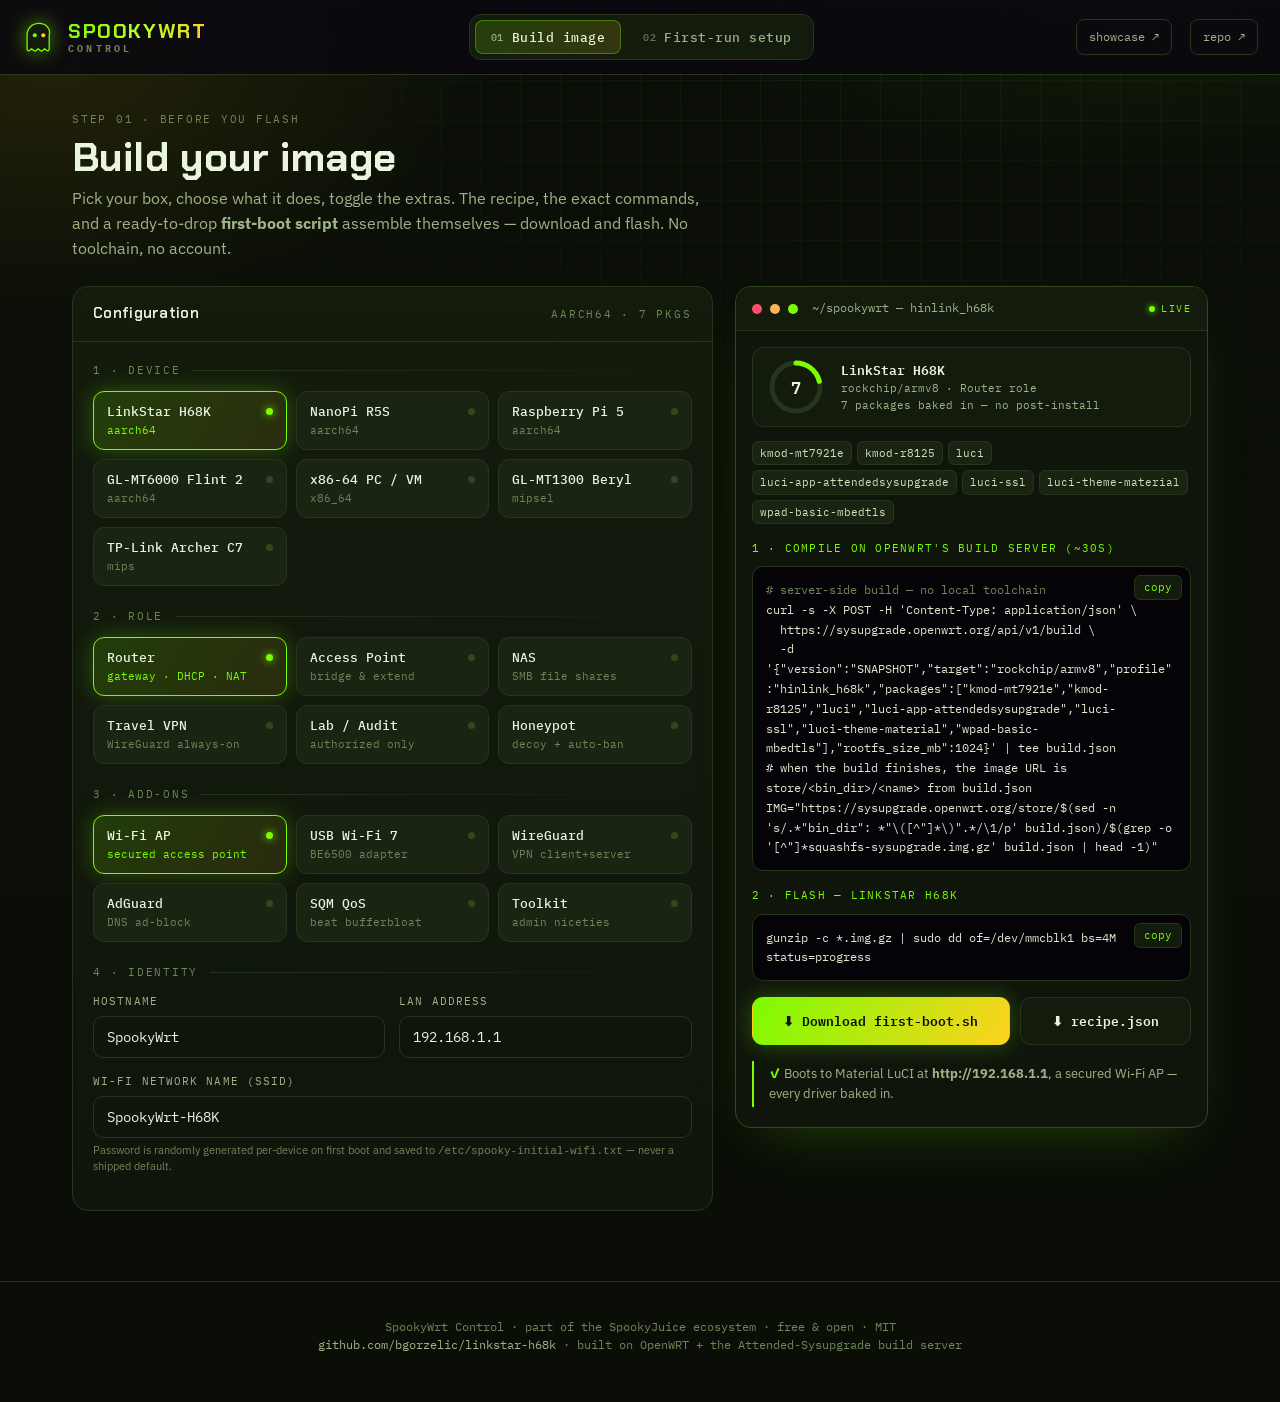
<file: webui/index.html>
<!DOCTYPE html>
<html lang="en">
<head>
<meta charset="utf-8">
<meta name="viewport" content="width=device-width, initial-scale=1">
<meta name="description" content="SpookyWrt Control — a guided WebUI to configure and flash your OpenWRT box. Build a custom image or preview first-run setup, then download a ready first-boot config.">
<meta property="og:title" content="SpookyWrt Control — configure your box">
<meta property="og:description" content="Guided image builder + first-run setup for SpookyWrt. Configure visually, download a ready first-boot script.">
<meta name="theme-color" content="#0a0e07">
<title>SpookyWrt Control — configure your box</title>
<link rel="preconnect" href="https://fonts.googleapis.com">
<link rel="preconnect" href="https://fonts.gstatic.com" crossorigin>
<link href="https://fonts.googleapis.com/css2?family=Chakra+Petch:wght@500;600;700&family=IBM+Plex+Mono:wght@400;500;600&family=IBM+Plex+Sans:wght@400;500;600&display=swap" rel="stylesheet">
<style>
  :root{
    color-scheme:dark;
    --ink:#0a0e07; --ink2:#0f150b; --panel:#131b0d; --panel2:#1a2412; --panel3:#202c15;
    --line:#25361a; --line2:#33471f;
    --spectral:#7cfc00; --spectral-dim:#5bbd00; --violet:#ffd21f; --violet-dim:#c9a600;
    --amber:#ffb454; --rose:#ff4d6d;
    --text:#e9f5df; --muted:#9fb389; --faint:#6f8557;
    --glow:0 0 22px rgba(124,252,0,.28);
    --glow-v:0 0 22px rgba(255,210,31,.30);
    --disp:"Chakra Petch",sans-serif;
    --mono:"IBM Plex Mono",ui-monospace,Menlo,monospace;
    --sans:"IBM Plex Sans",-apple-system,BlinkMacSystemFont,sans-serif;
  }
  *{box-sizing:border-box}
  html,body{margin:0}
  body{
    background:var(--ink); color:var(--text); font-family:var(--sans); font-size:15px; line-height:1.55;
    min-height:100vh; overflow-x:hidden;
    background-image:
      radial-gradient(900px 480px at 88% -8%, rgba(124,252,0,.10), transparent 60%),
      radial-gradient(760px 460px at 4% 4%, rgba(255,210,31,.10), transparent 58%);
  }
  /* faint instrument grid + scanline atmosphere */
  body::before{content:""; position:fixed; inset:0; pointer-events:none; z-index:0; opacity:.35;
    background-image:linear-gradient(var(--line) 1px,transparent 1px),linear-gradient(90deg,var(--line) 1px,transparent 1px);
    background-size:40px 40px; mask-image:radial-gradient(1200px 700px at 70% 0%,#000,transparent 75%);}
  body::after{content:""; position:fixed; inset:0; pointer-events:none; z-index:0; opacity:.5; mix-blend-mode:overlay;
    background:repeating-linear-gradient(180deg,rgba(255,255,255,.02) 0 1px,transparent 1px 3px);}
  a{color:var(--spectral); text-decoration:none}
  .k{font-family:var(--mono); font-size:11px; letter-spacing:.16em; text-transform:uppercase; color:var(--faint)}

  /* ---------- app bar ---------- */
  .bar{position:sticky; top:0; z-index:20; display:flex; align-items:center; gap:18px;
    padding:14px 22px; background:rgba(10,8,17,.82); backdrop-filter:blur(12px);
    border-bottom:1px solid var(--line)}
  .brand{display:flex; align-items:center; gap:12px; flex:0 0 auto}
  .ghost{width:34px; height:34px; filter:drop-shadow(0 0 10px rgba(124,252,0,.5))}
  .ghost .eye{animation:blink 6s infinite}
  @keyframes blink{0%,94%,100%{opacity:1}96%{opacity:.15}}
  .wordmark{font-family:var(--disp); font-weight:700; font-size:20px; letter-spacing:.08em; line-height:1}
  .wordmark b{background:linear-gradient(100deg,var(--spectral),#b6ff2e 55%,var(--violet));
    -webkit-background-clip:text; background-clip:text; color:transparent}
  .wordmark small{display:block; font-family:var(--mono); font-size:9.5px; letter-spacing:.34em; color:var(--faint); margin-top:3px}
  .tabs{display:flex; gap:6px; margin:0 auto; background:var(--panel); border:1px solid var(--line); border-radius:12px; padding:5px}
  .tab{font-family:var(--mono); font-size:12.5px; font-weight:500; letter-spacing:.04em; color:var(--muted);
    padding:9px 16px; border-radius:8px; border:0; background:none; cursor:pointer; display:flex; align-items:center; gap:8px; transition:.16s}
  .tab:hover{color:var(--text)}
  .tab[aria-selected="true"]{background:linear-gradient(120deg,rgba(124,252,0,.16),rgba(255,210,31,.14));
    color:var(--text); box-shadow:inset 0 0 0 1px rgba(124,252,0,.34)}
  .tab .n{font-family:var(--mono); font-size:10px; opacity:.6}
  .barlink{font-family:var(--mono); font-size:12px; color:var(--muted); flex:0 0 auto; padding:8px 12px; border:1px solid var(--line); border-radius:8px; transition:.16s}
  .barlink:hover{border-color:var(--spectral-dim); color:var(--text)}

  /* ---------- layout ---------- */
  .main{position:relative; z-index:1; max-width:1180px; margin:0 auto; padding:30px 22px 70px}
  .headline{margin:6px 0 26px}
  .headline h1{font-family:var(--disp); font-weight:700; font-size:clamp(26px,4.4vw,40px); letter-spacing:.01em; margin:8px 0 8px; line-height:1.05}
  .headline p{color:var(--muted); max-width:640px; margin:0; font-size:16px}
  .split{display:grid; grid-template-columns:1.15fr .85fr; gap:22px; align-items:start}

  .card{background:linear-gradient(180deg,var(--panel),var(--ink2)); border:1px solid var(--line); border-radius:16px}
  .card > .hd{display:flex; align-items:center; justify-content:space-between; gap:10px;
    padding:15px 20px; border-bottom:1px solid var(--line)}
  .card > .hd .t{font-family:var(--disp); font-weight:600; font-size:15px; letter-spacing:.02em}
  .card > .bd{padding:20px}

  /* segmented section label */
  .sec{display:flex; align-items:center; gap:12px; margin:22px 0 12px}
  .sec:first-child{margin-top:0}
  .sec .k{white-space:nowrap}
  .sec .ln{flex:1; height:1px; background:linear-gradient(90deg,var(--line),transparent)}

  /* option chips (instrument buttons) */
  .opts{display:grid; grid-template-columns:repeat(auto-fill,minmax(150px,1fr)); gap:9px}
  .opt{font-family:var(--mono); text-align:left; cursor:pointer; user-select:none; transition:.14s;
    background:var(--panel2); border:1px solid var(--line); border-radius:11px; padding:11px 13px; color:var(--muted)}
  .opt:hover{border-color:var(--violet-dim); color:var(--text); transform:translateY(-1px)}
  .opt:focus-visible{outline:2px solid var(--spectral); outline-offset:2px}
  .opt .nm{font-size:13px; font-weight:500; color:var(--text); display:flex; align-items:center; justify-content:space-between; gap:8px}
  .opt .ds{font-size:10.5px; color:var(--faint); margin-top:3px; line-height:1.4}
  .opt[aria-pressed="true"]{background:linear-gradient(120deg,rgba(124,252,0,.16),rgba(255,210,31,.10));
    border-color:var(--spectral); color:var(--text); box-shadow:var(--glow)}
  .opt[aria-pressed="true"] .ds{color:var(--spectral)}
  .opt[aria-pressed="true"][data-hot="1"]{background:linear-gradient(120deg,rgba(255,77,109,.18),rgba(255,180,84,.12));
    border-color:var(--rose); box-shadow:0 0 20px rgba(255,77,109,.24)}
  .opt[aria-pressed="true"][data-hot="1"] .ds{color:var(--amber)}
  .dot-on{width:7px; height:7px; border-radius:50%; background:var(--spectral); box-shadow:0 0 8px var(--spectral); flex:0 0 auto}
  .opt[aria-pressed="false"] .dot-on{background:var(--line2); box-shadow:none}

  /* form fields */
  .field{margin-bottom:15px}
  .field label{display:block; font-family:var(--mono); font-size:11px; letter-spacing:.1em; text-transform:uppercase; color:var(--muted); margin-bottom:6px}
  .field input, .field select{width:100%; font-family:var(--mono); font-size:13.5px; color:var(--text);
    background:var(--ink2); border:1px solid var(--line); border-radius:10px; padding:11px 13px; transition:.14s}
  .field input:focus, .field select:focus{outline:none; border-color:var(--spectral); box-shadow:var(--glow)}
  .field .hint{font-size:11px; color:var(--faint); margin-top:5px; line-height:1.4}
  .row2{display:grid; grid-template-columns:1fr 1fr; gap:14px}
  .seg{display:flex; gap:6px; background:var(--ink2); border:1px solid var(--line); border-radius:10px; padding:4px}
  .seg button{flex:1; font-family:var(--mono); font-size:12px; color:var(--muted); background:none; border:0; border-radius:7px; padding:9px; cursor:pointer; transition:.14s}
  .seg button[aria-checked="true"]{background:linear-gradient(120deg,var(--spectral),var(--violet)); color:var(--ink); font-weight:600; box-shadow:var(--glow)}

  /* right console panel */
  .console{position:sticky; top:86px; background:var(--ink2); border:1px solid var(--line2); border-radius:16px; overflow:hidden;
    box-shadow:0 22px 60px -30px rgba(124,252,0,.28)}
  .console .top{display:flex; align-items:center; gap:8px; padding:12px 16px; border-bottom:1px solid var(--line); background:var(--panel)}
  .console .top .d{width:10px;height:10px;border-radius:50%}
  .console .top .ttl{font-family:var(--mono); font-size:12px; color:var(--muted); margin-left:6px}
  .console .top .live{margin-left:auto; font-family:var(--mono); font-size:10px; letter-spacing:.14em; text-transform:uppercase; color:var(--spectral); display:flex; align-items:center; gap:6px}
  .console .top .live::before{content:""; width:6px;height:6px;border-radius:50%; background:var(--spectral); box-shadow:0 0 7px var(--spectral); animation:pulse 1.8s infinite}
  @keyframes pulse{0%,100%{opacity:1}50%{opacity:.3}}
  .cbd{padding:16px}
  .gauge{display:flex; align-items:center; gap:16px; padding:10px 14px; margin-bottom:14px; background:var(--panel); border:1px solid var(--line); border-radius:12px}
  .gauge .ring{position:relative; width:58px; height:58px; flex:0 0 auto}
  .gauge .ring svg{transform:rotate(-90deg)}
  .gauge .ring .num{position:absolute; inset:0; display:grid; place-items:center; font-family:var(--mono); font-weight:600; font-size:17px}
  .gauge .lbl{font-family:var(--mono); font-size:11px; color:var(--muted); line-height:1.5}
  .gauge .lbl b{color:var(--text); font-size:13px; display:block; font-weight:600}
  .mrow{display:flex; justify-content:space-between; align-items:baseline; gap:12px; padding:8px 0; border-bottom:1px dashed var(--line); font-size:13px}
  .mrow:last-child{border-bottom:0}
  .mrow .mk{font-family:var(--mono); font-size:10.5px; letter-spacing:.08em; text-transform:uppercase; color:var(--faint)}
  .mrow .mv{font-family:var(--mono); text-align:right; color:var(--text)}
  .pill{font-family:var(--mono); font-size:10.5px; padding:2px 9px; border-radius:20px; border:1px solid var(--line); display:inline-block}
  .pkgs{display:flex; flex-wrap:wrap; gap:5px; margin:8px 0 4px}
  .pk{font-family:var(--mono); font-size:10.5px; padding:3px 7px; border-radius:6px; background:var(--panel2); color:#cfe0bd; border:1px solid var(--line)}
  .code{position:relative; background:#050308; border:1px solid var(--line); border-radius:11px; padding:13px 13px; margin:10px 0;
    font-family:var(--mono); font-size:12px; color:#dce9cf; white-space:pre-wrap; word-break:break-word; line-height:1.65}
  .code .cm{color:var(--faint)} .code .sp{color:var(--spectral)} .code .vi{color:var(--violet)} .code .gn{color:#b6ff2e}
  .cbtns{position:absolute; top:8px; right:8px; display:flex; gap:6px}
  .mini{font-family:var(--mono); font-size:10.5px; color:var(--spectral); cursor:pointer; border:1px solid var(--line); border-radius:6px; padding:3px 9px; background:var(--panel)}
  .mini:hover{border-color:var(--spectral)}
  .flabel{font-family:var(--mono); font-size:10.5px; letter-spacing:.12em; text-transform:uppercase; color:var(--spectral); margin:16px 0 3px}
  .warnbox{margin-top:12px; padding:10px 12px; border-radius:10px; background:rgba(255,180,84,.09);
    border:1px solid rgba(255,180,84,.3); color:var(--amber); font-size:11.5px; font-family:var(--mono); line-height:1.5}
  .dlrow{display:flex; gap:10px; margin-top:16px; flex-wrap:wrap}
  .dl{flex:1 1 auto; font-family:var(--mono); font-size:12.5px; font-weight:500; cursor:pointer; text-align:center;
    padding:12px 14px; border-radius:11px; border:1px solid transparent; transition:.16s;
    background:linear-gradient(120deg,var(--spectral),var(--violet)); color:var(--ink); font-weight:600; box-shadow:var(--glow)}
  .dl:hover{transform:translateY(-1px); filter:brightness(1.08)}
  .dl.ghostbtn{background:var(--panel); border-color:var(--line); color:var(--text); box-shadow:none}
  .dl.ghostbtn:hover{border-color:var(--spectral)}
  .dl:focus-visible{outline:2px solid var(--spectral); outline-offset:2px}

  .note{border-left:2px solid var(--spectral); padding:3px 0 3px 15px; margin:16px 0 4px; color:var(--muted); font-size:13px}
  .note.hot{border-color:var(--rose)}
  .note.hot b{color:var(--amber)}

  footer{position:relative; z-index:1; text-align:center; color:var(--faint); font-family:var(--mono); font-size:11.5px; padding:36px 22px 50px; border-top:1px solid var(--line)}
  footer a{color:var(--muted)}

  .hidden{display:none !important}
  @media (max-width:900px){ .split{grid-template-columns:1fr} .console{position:static} .tabs{order:3; margin:0} .bar{flex-wrap:wrap} .row2{grid-template-columns:1fr} .tab{font-size:11px; padding:9px 10px} }
  @media (max-width:480px){ .tabs{width:100%} }
  @media (prefers-reduced-motion:reduce){ .ghost .eye,.console .top .live::before{animation:none} *{transition:none!important} }
</style>
</head>
<body>

<div class="bar">
  <div class="brand">
    <svg class="ghost" viewBox="0 0 40 40" fill="none" aria-hidden="true">
      <path d="M20 4C11.7 4 6 10 6 18v16.5c0 1.4 1.6 2.2 2.7 1.4l2.6-1.9 2.7 2a2 2 0 0 0 2.4 0l2.6-2 2.6 2a2 2 0 0 0 2.4 0l2.7-2 2.6 1.9c1.1.8 2.7 0 2.7-1.4V18C34 10 28.3 4 20 4Z" fill="#131b0d" stroke="#7cfc00" stroke-width="1.5"/>
      <circle class="eye" cx="15" cy="18" r="2.4" fill="#7cfc00"/>
      <circle class="eye" cx="25" cy="18" r="2.4" fill="#ffd21f"/>
    </svg>
    <div class="wordmark"><b>SPOOKYWRT</b><small>CONTROL</small></div>
  </div>
  <div class="tabs" role="tablist" aria-label="workflow">
    <button class="tab" role="tab" id="tab-build" aria-selected="true" aria-controls="view-build"><span class="n">01</span> Build image</button>
    <button class="tab" role="tab" id="tab-setup" aria-selected="false" aria-controls="view-setup"><span class="n">02</span> First-run setup</button>
  </div>
  <a class="barlink" href="../showcase/" title="Marketing showcase">showcase ↗</a>
  <a class="barlink" href="https://github.com/bgorzelic/linkstar-h68k" target="_blank" rel="noopener">repo ↗</a>
</div>

<main class="main">

  <!-- ============ BUILD VIEW ============ -->
  <section id="view-build" role="tabpanel" aria-labelledby="tab-build">
    <div class="headline">
      <div class="k">step 01 · before you flash</div>
      <h1>Build your image</h1>
      <p>Pick your box, choose what it does, toggle the extras. The recipe, the exact commands, and a ready-to-drop <b>first-boot script</b> assemble themselves — download and flash. No toolchain, no account.</p>
    </div>
    <div class="split">
      <div class="card">
        <div class="hd"><span class="t">Configuration</span><span class="k" id="b-summary" aria-live="polite">—</span></div>
        <div class="bd">
          <div class="sec"><span class="k">1 · device</span><span class="ln"></span></div>
          <div class="opts" id="b-devices"></div>
          <div class="sec"><span class="k">2 · role</span><span class="ln"></span></div>
          <div class="opts" id="b-modes"></div>
          <div class="sec"><span class="k">3 · add-ons</span><span class="ln"></span></div>
          <div class="opts" id="b-feats"></div>
          <div class="sec"><span class="k">4 · identity</span><span class="ln"></span></div>
          <div class="row2">
            <div class="field"><label for="b-host">Hostname</label><input id="b-host" value="SpookyWrt" spellcheck="false"></div>
            <div class="field"><label for="b-lan">LAN address</label><input id="b-lan" value="192.168.1.1" spellcheck="false"></div>
          </div>
          <div class="field" id="b-wifi-wrap"><label for="b-ssid">Wi-Fi network name (SSID)</label><input id="b-ssid" value="SpookyWrt-H68K" spellcheck="false"><div class="hint">Password is randomly generated per-device on first boot and saved to <code>/etc/spooky-initial-wifi.txt</code> — never a shipped default.</div></div>
        </div>
      </div>
      <div class="console" role="region" aria-label="live build output">
        <div class="top"><span class="d" style="background:#ff4d6d"></span><span class="d" style="background:#ffb454"></span><span class="d" style="background:#7cfc00"></span><span class="ttl" id="b-ttl">~/spookywrt</span><span class="live">live</span></div>
        <div class="cbd" id="b-console"></div>
      </div>
    </div>
  </section>

  <!-- ============ SETUP VIEW ============ -->
  <section id="view-setup" role="tabpanel" aria-labelledby="tab-setup" class="hidden">
    <div class="headline">
      <div class="k">step 02 · after it boots</div>
      <h1>First-run setup</h1>
      <p>A preview of <code>spooky-setup</code> — the on-device onboarding wizard. Fill it in to see exactly what the box will do, then download the plan. Every network change runs under a <b>rollback timer</b>, so a wrong turn can't lock you out.</p>
    </div>
    <div class="split">
      <div class="card">
        <div class="hd"><span class="t">Onboarding wizard</span><span class="k">express</span></div>
        <div class="bd">
          <div class="sec"><span class="k">identity</span><span class="ln"></span></div>
          <div class="field"><label for="s-host">Hostname</label><input id="s-host" value="SpookyWrt" spellcheck="false"></div>
          <div class="sec"><span class="k">network role</span><span class="ln"></span></div>
          <div class="field"><label id="s-wan-lbl">WAN (internet uplink)</label><div class="seg" id="s-wan" role="radiogroup" aria-labelledby="s-wan-lbl">
            <button role="radio" data-v="dhcp" aria-checked="true" tabindex="0">DHCP client</button>
            <button role="radio" data-v="pppoe" aria-checked="false" tabindex="-1">PPPoE</button>
            <button role="radio" data-v="ap" aria-checked="false" tabindex="-1">Dumb AP</button>
          </div><div class="hint" id="s-wan-hint">Router mode — grab an address from your modem and share it.</div></div>
          <div class="row2">
            <div class="field"><label for="s-lan">LAN address</label><input id="s-lan" value="192.168.1.1" spellcheck="false"></div>
            <div class="field"><label for="s-tz">Timezone</label>
              <select id="s-tz"><option>UTC</option><option selected>America/New_York</option><option>America/Chicago</option><option>America/Denver</option><option>America/Los_Angeles</option><option>Europe/London</option><option>Europe/Berlin</option></select>
            </div>
          </div>
          <div class="sec"><span class="k">wi-fi</span><span class="ln"></span></div>
          <div class="field"><label for="s-ssid">SSID</label><input id="s-ssid" value="SpookyWrt-H68K" spellcheck="false"></div>
          <div class="field"><label for="s-wpa">Wi-Fi password</label><input id="s-wpa" value="" placeholder="leave blank → random, saved on device" spellcheck="false"><div class="hint">Blank = a strong random key generated on the box (recommended). 8+ chars to set your own.</div></div>
          <div class="sec"><span class="k">security</span><span class="ln"></span></div>
          <div class="opts" id="s-sec"></div>
        </div>
      </div>
      <div class="console" role="region" aria-label="setup plan">
        <div class="top"><span class="d" style="background:#ff4d6d"></span><span class="d" style="background:#ffb454"></span><span class="d" style="background:#7cfc00"></span><span class="ttl">root@SpookyWrt</span><span class="live">plan</span></div>
        <div class="cbd" id="s-console"></div>
      </div>
    </div>
  </section>

</main>

<footer>
  SpookyWrt Control · part of the SpookyJuice ecosystem · free &amp; open · MIT<br>
  <a href="https://github.com/bgorzelic/linkstar-h68k" target="_blank" rel="noopener">github.com/bgorzelic/linkstar-h68k</a> · built on OpenWRT + the Attended-Sysupgrade build server
</footer>

<script>
(function(){
  "use strict";
  // ---------- data ----------
  var DEV={
    h68k:{name:"LinkStar H68K",arch:"aarch64",target:"rockchip/armv8",profile:"hinlink_h68k",base:["kmod-r8125","kmod-mt7921e"],spec:"RK3568 · 2×2.5G + 2×1G · MT7921",disk:"mmcblk1",wan:"eth0"},
    nanopi:{name:"NanoPi R5S",arch:"aarch64",target:"rockchip/armv8",profile:"friendlyarm_nanopi-r5s",base:["kmod-r8125"],spec:"RK3568 · 2×2.5G + 1G",disk:"mmcblk0",wan:"eth0"},
    pi5:{name:"Raspberry Pi 5",arch:"aarch64",target:"bcm27xx/bcm2712",profile:"rpi-5",base:[],spec:"BCM2712 · PCIe/NVMe · HDMI",disk:"mmcblk0",wan:"eth0"},
    gl6000:{name:"GL-MT6000 Flint 2",arch:"aarch64",target:"mediatek/filogic",profile:"glinet_gl-mt6000",base:[],spec:"MT7986 · Wi-Fi 6",disk:"mtd",wan:"wan"},
    x86:{name:"x86-64 PC / VM",arch:"x86_64",target:"x86/64",profile:"generic",base:["kmod-r8169","kmod-igb","kmod-e1000e"],spec:"mini-PC · thin client · VM",disk:"sda",wan:"eth0"},
    beryl:{name:"GL-MT1300 Beryl",arch:"mipsel",target:"ramips/mt7621",profile:"glinet_gl-mt1300",base:[],spec:"MT7621 · Wi-Fi 5 · pocket",disk:"mtd",wan:"wan",small:1},
    c7:{name:"TP-Link Archer C7",arch:"mips",target:"ath79/generic",profile:"tplink_archer-c7-v5",base:[],spec:"QCA9563 · ~16MB flash",disk:"mtd",wan:"wan",small:2}
  };
  var ARCHC={aarch64:"#7cfc00",x86_64:"#ffd21f",mipsel:"#ffb454",mips:"#b6ff2e"};
  var MODE={
    router:{name:"Router",pkgs:[],d:"gateway · DHCP · NAT"},
    ap:{name:"Access Point",pkgs:[],d:"bridge & extend"},
    nas:{name:"NAS",pkgs:["block-mount","kmod-usb-storage","kmod-fs-ext4","kmod-fs-exfat","luci-app-samba4","samba4-server"],d:"SMB file shares"},
    travel:{name:"Travel VPN",pkgs:["wireguard-tools","kmod-wireguard","luci-proto-wireguard"],d:"WireGuard always-on"},
    hacker:{name:"Lab / Audit",pkgs:["tcpdump","nmap","arp-scan","mtr"],d:"authorized only",hot:1},
    honeypot:{name:"Honeypot",pkgs:["banip","luci-app-banip","socat","tcpdump"],d:"decoy + auto-ban",hot:1,decoy:1}
  };
  var FEAT={
    wifi:{name:"Wi-Fi AP",pkgs:["wpad-basic-mbedtls"],d:"secured access point"},
    be6500:{name:"USB Wi-Fi 7",pkgs:["kmod-mt7925u"],d:"BE6500 adapter"},
    vpn:{name:"WireGuard",pkgs:["wireguard-tools","kmod-wireguard","luci-proto-wireguard"],d:"VPN client+server"},
    adguard:{name:"AdGuard",pkgs:["adguardhome"],d:"DNS ad-block"},
    qos:{name:"SQM QoS",pkgs:["luci-app-sqm","sqm-scripts"],d:"beat bufferbloat"},
    tools:{name:"Toolkit",pkgs:["htop","nano","mtr","curl","ethtool"],d:"admin niceties"}
  };
  var SEC={
    hostkeys:{name:"Fresh SSH keys",d:"regenerate on first boot",on:true},
    fw:{name:"Strict firewall",d:"deny WAN inbound",on:true},
    nopw:{name:"SSH keys only",d:"disable password login",on:false}
  };
  var BASE_UI=["luci","luci-ssl","luci-theme-material","luci-app-attendedsysupgrade"];

  var B={dev:"h68k",mode:"router",feat:{wifi:true},host:"SpookyWrt",lan:"192.168.1.1",ssid:"SpookyWrt-H68K"};
  var S={host:"SpookyWrt",wan:"dhcp",lan:"192.168.1.1",tz:"America/New_York",ssid:"SpookyWrt-H68K",wpa:"",sec:{hostkeys:true,fw:true,nopw:false}};

  function esc(s){return String(s).replace(/[&<>"']/g,function(c){return{'&':'&amp;','<':'&lt;','>':'&gt;','"':'&quot;',"'":'&#39;'}[c];});}
  // shell single-quote: safe interpolation of user values into generated sh
  function shq(s){return "'"+String(s).replace(/'/g,"'\\''")+"'";}
  function el(id){return document.getElementById(id);}
  function pkgSet(){
    var s=BASE_UI.concat(DEV[B.dev].base, MODE[B.mode].pkgs);
    Object.keys(B.feat).forEach(function(f){ if(B.feat[f]) s=s.concat(FEAT[f].pkgs); });
    return s.filter(function(v,i,a){return a.indexOf(v)===i;}).sort();
  }
  function download(name,text){
    var blob=new Blob([text],{type:"text/plain"});
    var a=document.createElement("a"); a.href=URL.createObjectURL(blob); a.download=name;
    document.body.appendChild(a); a.click(); a.remove(); setTimeout(function(){URL.revokeObjectURL(a.href);},2000);
  }

  // ---------- generic option renderer ----------
  function optHTML(id,o,pressed){
    return '<button class="opt" role="button" aria-pressed="'+(pressed?'true':'false')+'"'+(o.hot?' data-hot="1"':'')+' data-id="'+id+'">'+
      '<span class="nm">'+esc(o.name)+'<span class="dot-on"></span></span><span class="ds">'+esc(o.d)+'</span></button>';
  }
  function wire(container,onpick){
    container.querySelectorAll('.opt').forEach(function(b){ b.onclick=function(){onpick(b.dataset.id);}; });
  }

  // ---------- first-boot.sh generator (the payoff) ----------
  function firstBootScript(){
    var d=DEV[B.dev], wifiOn=!!B.feat.wifi, decoy=MODE[B.mode].decoy;
    var L=[];
    L.push("#!/bin/sh");
    L.push("# SpookyWrt first-boot (uci-defaults) — generated by SpookyWrt Control");
    L.push("# device: "+d.name+" ("+d.profile+")   role: "+MODE[B.mode].name);
    L.push("");
    L.push("uci -q set system.@system[0].hostname="+shq(B.host));
    L.push("uci -q set luci.main.mediaurlbase='/luci-static/material'");
    L.push("uci -q set network.lan.ipaddr="+shq(B.lan));
    L.push("# H68K/RK3568 boards have no RTC — sync the clock every boot");
    L.push("uci -q set system.ntp.enabled='1'");
    if(B.mode!=="ap"){
      L.push("# "+d.wan+" = WAN uplink");
      L.push("uci -q set network.wan.device='"+d.wan+"'");
    }
    if(wifiOn){
      L.push("");
      L.push("# Wi-Fi AP — deferred: the radio driver loads AFTER uci-defaults, so a");
      L.push("# one-shot boot service waits for the PHY, sets a RANDOM per-device key,");
      L.push("# records it root-only, then removes itself. Never a shipped password.");
      L.push("cat > /etc/init.d/spooky-wifi <<'WIFI'");
      L.push("#!/bin/sh /etc/rc.common");
      L.push("START=99");
      L.push("boot(){");
      L.push("  i=0; while [ ! -e /sys/class/ieee80211/phy0 ] && [ \"$i\" -lt 20 ]; do sleep 1; i=$((i+1)); done");
      L.push("  [ -z \"$(uci -q get wireless.radio0)\" ] && wifi config");
      L.push("  key=$(tr -dc 'A-Za-z0-9' </dev/urandom 2>/dev/null | head -c 16)");
      L.push("  uci -q set wireless.radio0.disabled='0'; uci -q set wireless.radio0.country='US'");
      L.push("  uci -q set wireless.default_radio0.ssid="+shq(B.ssid));
      L.push("  uci -q set wireless.default_radio0.encryption='psk2'");
      L.push("  uci -q set wireless.default_radio0.key=\"$key\"");
      L.push("  printf 'SSID: %s\\nKey:  %s\\n' "+shq(B.ssid)+" \"$key\" > /etc/spooky-initial-wifi.txt; chmod 600 /etc/spooky-initial-wifi.txt");
      L.push("  uci -q commit wireless; wifi reload");
      L.push("  /etc/init.d/spooky-wifi disable; rm -f /etc/init.d/spooky-wifi");
      L.push("}");
      L.push("WIFI");
      L.push("chmod +x /etc/init.d/spooky-wifi; /etc/init.d/spooky-wifi enable");
    }
    if(decoy){
      L.push("");
      L.push("# Honeypot: decoy listeners + auto-ban (banip). Deception only — your network.");
      L.push("uci -q set banip.global.ban_enabled='1'");
    }
    L.push("");
    L.push("uci commit");
    L.push("exit 0");
    return L.join("\n")+"\n";
  }

  // ---------- render: BUILD ----------
  function renderBuild(){
    var d=DEV[B.dev], pk=pkgSet();
    el('b-devices').innerHTML=Object.keys(DEV).map(function(k){return optHTML(k,{name:DEV[k].name,d:DEV[k].arch,hot:0},B.dev===k);}).join('');
    wire(el('b-devices'),function(id){B.dev=id; renderBuild();});
    el('b-modes').innerHTML=Object.keys(MODE).map(function(k){return optHTML(k,MODE[k],B.mode===k);}).join('');
    wire(el('b-modes'),function(id){B.mode=id; renderBuild();});
    el('b-feats').innerHTML=Object.keys(FEAT).map(function(k){return optHTML(k,FEAT[k],!!B.feat[k]);}).join('');
    wire(el('b-feats'),function(id){B.feat[id]=!B.feat[id]; renderBuild();});
    el('b-wifi-wrap').classList.toggle('hidden', !B.feat.wifi);
    el('b-summary').textContent=d.arch+' · '+pk.length+' pkgs';
    el('b-ttl').textContent='~/spookywrt — '+d.profile;

    var pct=Math.min(100,Math.round(pk.length/34*100)), circ=2*Math.PI*24, off=circ*(1-pct/100);
    var chips=pk.map(function(p){return '<span class="pk">'+esc(p)+'</span>';}).join(' ');
    var buildJson=JSON.stringify({version:"SNAPSHOT",target:d.target,profile:d.profile,packages:pk,rootfs_size_mb:1024},null,0);
    var buildCmd='curl -s -X POST -H \'Content-Type: application/json\' \\\n  https://sysupgrade.openwrt.org/api/v1/build \\\n  -d \''+buildJson+'\' | tee build.json\n# when the build finishes, the image URL is store/<bin_dir>/<name> from build.json\nIMG="https://sysupgrade.openwrt.org/store/$(sed -n \'s/.*"bin_dir": *"\\([^"]*\\)".*/\\1/p\' build.json)/$(grep -o \'[^"]*squashfs-sysupgrade.img.gz\' build.json | head -1)"';
    var flash=(d.disk==='mtd')
      ? 'scp *.img.gz root@'+B.lan+':/tmp/\nssh root@'+B.lan+' \'sysupgrade -n /tmp/*.img.gz\''
      : (d.arch==='x86_64'
        ? 'gunzip -c *combined*.img.gz | sudo dd of=/dev/'+d.disk+' bs=4M status=progress'
        : 'gunzip -c *.img.gz | sudo dd of=/dev/'+d.disk+' bs=4M status=progress');
    var warn=(d.small && pk.length>8)?'<div class="warnbox">⚠ ~'+(d.small===2?'16MB':'32MB')+' flash — '+pk.length+' packages likely needs USB extroot. Trim add-ons to fit.</div>':'';

    el('b-console').innerHTML=
      '<div class="gauge"><div class="ring"><svg width="58" height="58">'+
        '<circle cx="29" cy="29" r="24" fill="none" stroke="#25361a" stroke-width="5"/>'+
        '<circle cx="29" cy="29" r="24" fill="none" stroke="#7cfc00" stroke-width="5" stroke-linecap="round" stroke-dasharray="'+circ.toFixed(1)+'" stroke-dashoffset="'+off.toFixed(1)+'"/></svg>'+
        '<span class="num">'+pk.length+'</span></div>'+
        '<div class="lbl"><b>'+esc(d.name)+'</b>'+esc(d.target)+' · '+MODE[B.mode].name+' role<br>'+pk.length+' packages baked in — no post-install</div></div>'+
      '<div class="pkgs">'+chips+'</div>'+
      '<div class="flabel">1 · compile on OpenWRT\'s build server (~30s)</div>'+
      '<div class="code"><span class="cbtns"><span class="mini" data-copy="build">copy</span></span><span class="cm"># server-side build — no local toolchain</span>\n'+esc(buildCmd)+'</div>'+
      '<div class="flabel">2 · flash — '+esc(d.name)+'</div>'+
      '<div class="code"><span class="cbtns"><span class="mini" data-copy="flash">copy</span></span>'+esc(flash)+'</div>'+
      warn+
      '<div class="dlrow"><button class="dl" id="b-dl">⬇ Download first-boot.sh</button>'+
      '<button class="dl ghostbtn" id="b-dljson">⬇ recipe.json</button></div>'+
      '<div class="note"><b style="color:var(--spectral)">✓</b> Boots to Material LuCI at <b>http://'+esc(B.lan)+'</b>'+(B.feat.wifi?', a secured Wi-Fi AP':'')+(MODE[B.mode].decoy?', decoys armed':'')+' — every driver baked in.</div>';

    el('b-console').querySelectorAll('.mini').forEach(function(m){m.onclick=function(){
      var t=m.dataset.copy==='build'?buildCmd:flash;
      if(navigator.clipboard) navigator.clipboard.writeText(t);
      var o=m.textContent; m.textContent='copied'; m.setAttribute('aria-label','copied to clipboard'); setTimeout(function(){m.textContent=o; m.setAttribute('aria-label','copy to clipboard');},1100);
    };});
    el('b-dl').onclick=function(){download('first-boot.sh',firstBootScript());};
    el('b-dljson').onclick=function(){download('recipe.json',buildJson);};
  }

  // ---------- render: SETUP ----------
  function setupPlan(){
    var L=[];
    L.push("#!/bin/sh");
    L.push("# spooky-setup plan — generated by SpookyWrt Control");
    L.push("# Applied under a 90s ROLLBACK TIMER: if you lose access, it auto-reverts.");
    L.push("");
    L.push("uci -q set system.@system[0].hostname="+shq(S.host));
    L.push("uci -q set system.@system[0].zonename="+shq(S.tz));
    L.push("uci -q set network.lan.ipaddr="+shq(S.lan));
    L.push("");
    if(S.wan==='dhcp'){ L.push("uci -q set network.wan.proto='dhcp'   # router: uplink via DHCP"); }
    else if(S.wan==='pppoe'){ L.push("uci -q set network.wan.proto='pppoe'  # set .username / .password next"); }
    else { L.push("# Dumb AP: no WAN — bridge into the LAN, disable DHCP server"); L.push("uci -q set dhcp.lan.ignore='1'"); }
    L.push("");
    L.push("# Wi-Fi");
    L.push("uci -q set wireless.default_radio0.ssid="+shq(S.ssid));
    L.push("uci -q set wireless.radio0.disabled='0'");
    if(S.wpa && S.wpa.length>=8){
      L.push("uci -q set wireless.default_radio0.encryption='psk2'");
      L.push("uci -q set wireless.default_radio0.key="+shq(S.wpa));
    } else {
      L.push("KEY=$(tr -dc 'A-Za-z0-9' </dev/urandom | head -c 16)   # random per-device");
      L.push("uci -q set wireless.default_radio0.encryption='psk2'");
      L.push("uci -q set wireless.default_radio0.key=\"$KEY\"; echo \"$KEY\" > /etc/spooky-initial-wifi.txt");
    }
    L.push("");
    if(S.sec.hostkeys){ L.push("# fresh SSH host keys (vendor images ship shared keys)"); L.push("rm -f /etc/dropbear/dropbear_* ; /etc/init.d/dropbear restart"); }
    if(S.sec.fw){ L.push("uci -q set firewall.@zone[1].input='DROP'   # strict: deny WAN inbound"); }
    if(S.sec.nopw){ L.push("uci -q set dropbear.@dropbear[0].PasswordAuth='off'   # SSH keys only"); }
    L.push("");
    L.push("uci commit && /etc/init.d/network reload");
    return L.join("\n")+"\n";
  }
  function renderSetup(){
    el('s-sec').innerHTML=Object.keys(SEC).map(function(k){return optHTML(k,SEC[k],!!S.sec[k]);}).join('');
    wire(el('s-sec'),function(id){S.sec[id]=!S.sec[id]; renderSetup();});
    var hints={dhcp:"Router mode — grab an address from your modem and share it.",pppoe:"DSL/fiber that needs a login — you'll add username + password.",ap:"Extend an existing network — no routing, just more Wi-Fi/LAN."};
    el('s-wan-hint').textContent=hints[S.wan];
    var wifiLine = (S.wpa && S.wpa.length>=8) ? 'set: “'+esc(S.wpa)+'”' : '<span class="sp">random per-device</span> → /etc/spooky-initial-wifi.txt';
    var plan=setupPlan();

    el('s-console').innerHTML=
      '<div class="gauge"><div class="ring"><svg width="58" height="58"><circle cx="29" cy="29" r="24" fill="none" stroke="#25361a" stroke-width="5"/><circle cx="29" cy="29" r="24" fill="none" stroke="#ffd21f" stroke-width="5" stroke-linecap="round" stroke-dasharray="150.8" stroke-dashoffset="0"/></svg><span class="num">✓</span></div>'+
        '<div class="lbl"><b>'+esc(S.host)+'</b>'+({dhcp:"Router",pppoe:"Router (PPPoE)",ap:"Dumb AP"}[S.wan])+' · '+esc(S.tz)+'<br>applied under a 90s rollback timer</div></div>'+
      '<div class="mrow"><span class="mk">hostname</span><span class="mv">'+esc(S.host)+'</span></div>'+
      '<div class="mrow"><span class="mk">wan</span><span class="mv"><span class="pill" style="border-color:var(--violet);color:var(--violet)">'+({dhcp:"DHCP",pppoe:"PPPoE",ap:"none (AP)"}[S.wan])+'</span></span></div>'+
      '<div class="mrow"><span class="mk">lan</span><span class="mv">'+esc(S.lan)+'</span></div>'+
      '<div class="mrow"><span class="mk">wi-fi key</span><span class="mv">'+wifiLine+'</span></div>'+
      '<div class="mrow"><span class="mk">hardening</span><span class="mv">'+(Object.keys(S.sec).filter(function(k){return S.sec[k];}).map(function(k){return SEC[k].name;}).join(' · ')||'—')+'</span></div>'+
      '<div class="flabel">what the box will run</div>'+
      '<div class="code"><span class="cbtns"><span class="mini" id="s-copy">copy</span></span>'+esc(plan)+'</div>'+
      '<div class="note hot">🛟 <b>Rollback timer.</b> spooky-setup applies every network change, then waits 90s for you to confirm on a fresh connection. No confirm → it reverts. You cannot lock yourself out.</div>'+
      '<div class="dlrow"><button class="dl" id="s-dl">⬇ Download setup plan</button></div>';
    el('s-copy').onclick=function(){ if(navigator.clipboard) navigator.clipboard.writeText(plan); var o=this.textContent; this.textContent='copied'; var me=this; setTimeout(function(){me.textContent=o;},1100); };
    el('s-dl').onclick=function(){download('spooky-setup-plan.sh',setupPlan());};
  }

  // ---------- inputs + tabs ----------
  function bindInput(id,obj,key,after){ el(id).oninput=function(){obj[key]=el(id).value; if(after)after();}; }
  bindInput('b-host',B,'host',renderBuild); bindInput('b-lan',B,'lan',renderBuild); bindInput('b-ssid',B,'ssid',renderBuild);
  bindInput('s-host',S,'host',renderSetup); bindInput('s-lan',S,'lan',renderSetup); bindInput('s-ssid',S,'ssid',renderSetup); bindInput('s-wpa',S,'wpa',renderSetup);
  el('s-tz').onchange=function(){S.tz=el('s-tz').value; renderSetup();};
  // WAN: proper ARIA radiogroup — aria-checked, roving tabindex, arrow-key navigation
  (function(){
    var radios=Array.prototype.slice.call(el('s-wan').querySelectorAll('[role="radio"]'));
    function select(b,focus){
      S.wan=b.dataset.v;
      radios.forEach(function(x){ var on=x===b; x.setAttribute('aria-checked',on?'true':'false'); x.tabIndex=on?0:-1; });
      if(focus) b.focus();
      renderSetup();
    }
    radios.forEach(function(b,i){
      b.onclick=function(){ select(b,false); };
      b.onkeydown=function(e){
        var n=null;
        if(e.key==='ArrowRight'||e.key==='ArrowDown') n=radios[(i+1)%radios.length];
        else if(e.key==='ArrowLeft'||e.key==='ArrowUp') n=radios[(i-1+radios.length)%radios.length];
        else if(e.key===' '||e.key==='Enter') n=b;
        if(n){ e.preventDefault(); select(n,true); }
      };
    });
  })();

  function selectTab(which){
    var build=which==='build';
    el('tab-build').setAttribute('aria-selected',build?'true':'false');
    el('tab-setup').setAttribute('aria-selected',build?'false':'true');
    el('view-build').classList.toggle('hidden',!build);
    el('view-setup').classList.toggle('hidden',build);
    if(location.hash!==(build?'#build':'#setup')) history.replaceState(null,'',build?'#build':'#setup');
  }
  el('tab-build').onclick=function(){selectTab('build');};
  el('tab-setup').onclick=function(){selectTab('setup');};
  // a11y: ArrowLeft/ArrowRight move between tabs per the ARIA tablist pattern
  el('tab-build').addEventListener('keydown',function(e){ if(e.key==='ArrowRight'){e.preventDefault(); selectTab('setup'); el('tab-setup').focus();} });
  el('tab-setup').addEventListener('keydown',function(e){ if(e.key==='ArrowLeft'){e.preventDefault(); selectTab('build'); el('tab-build').focus();} });

  renderBuild(); renderSetup();
  selectTab(location.hash==='#setup'?'setup':'build');
})();
</script>
</body>
</html>
</file>
